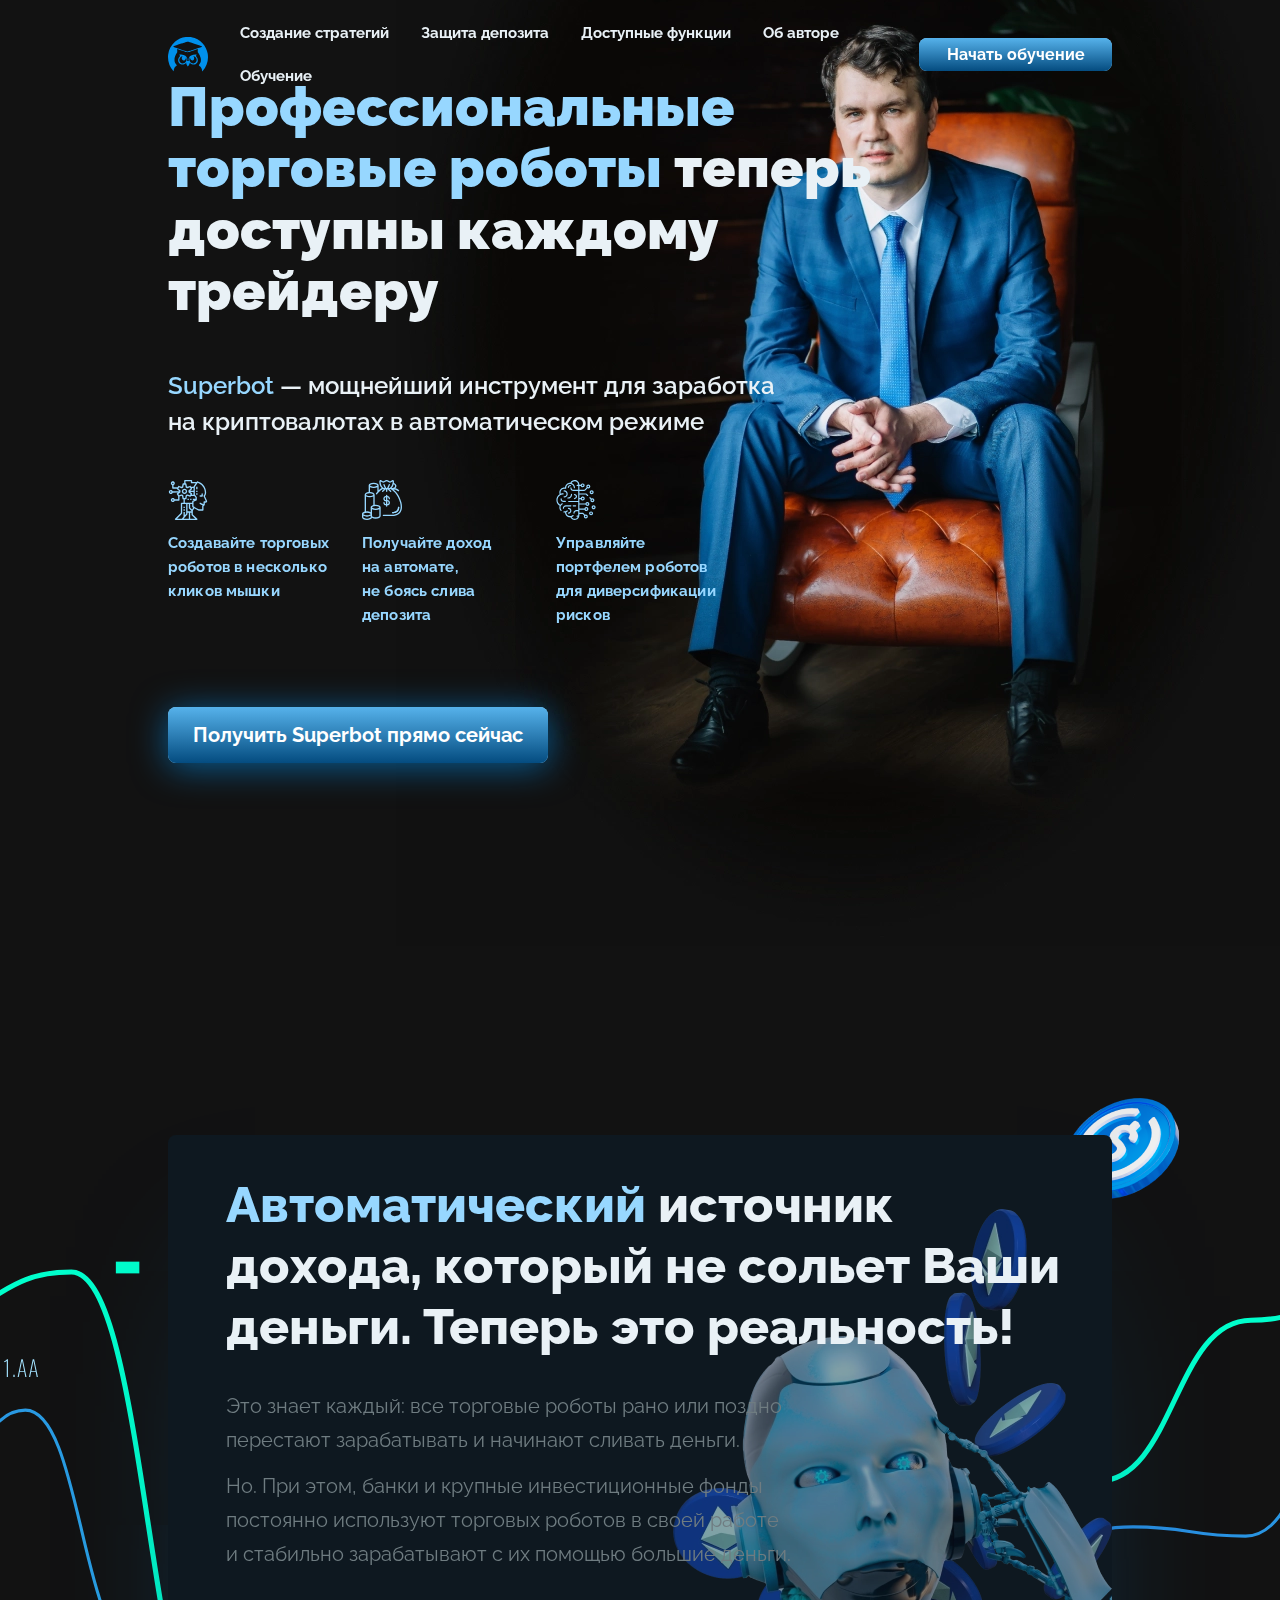
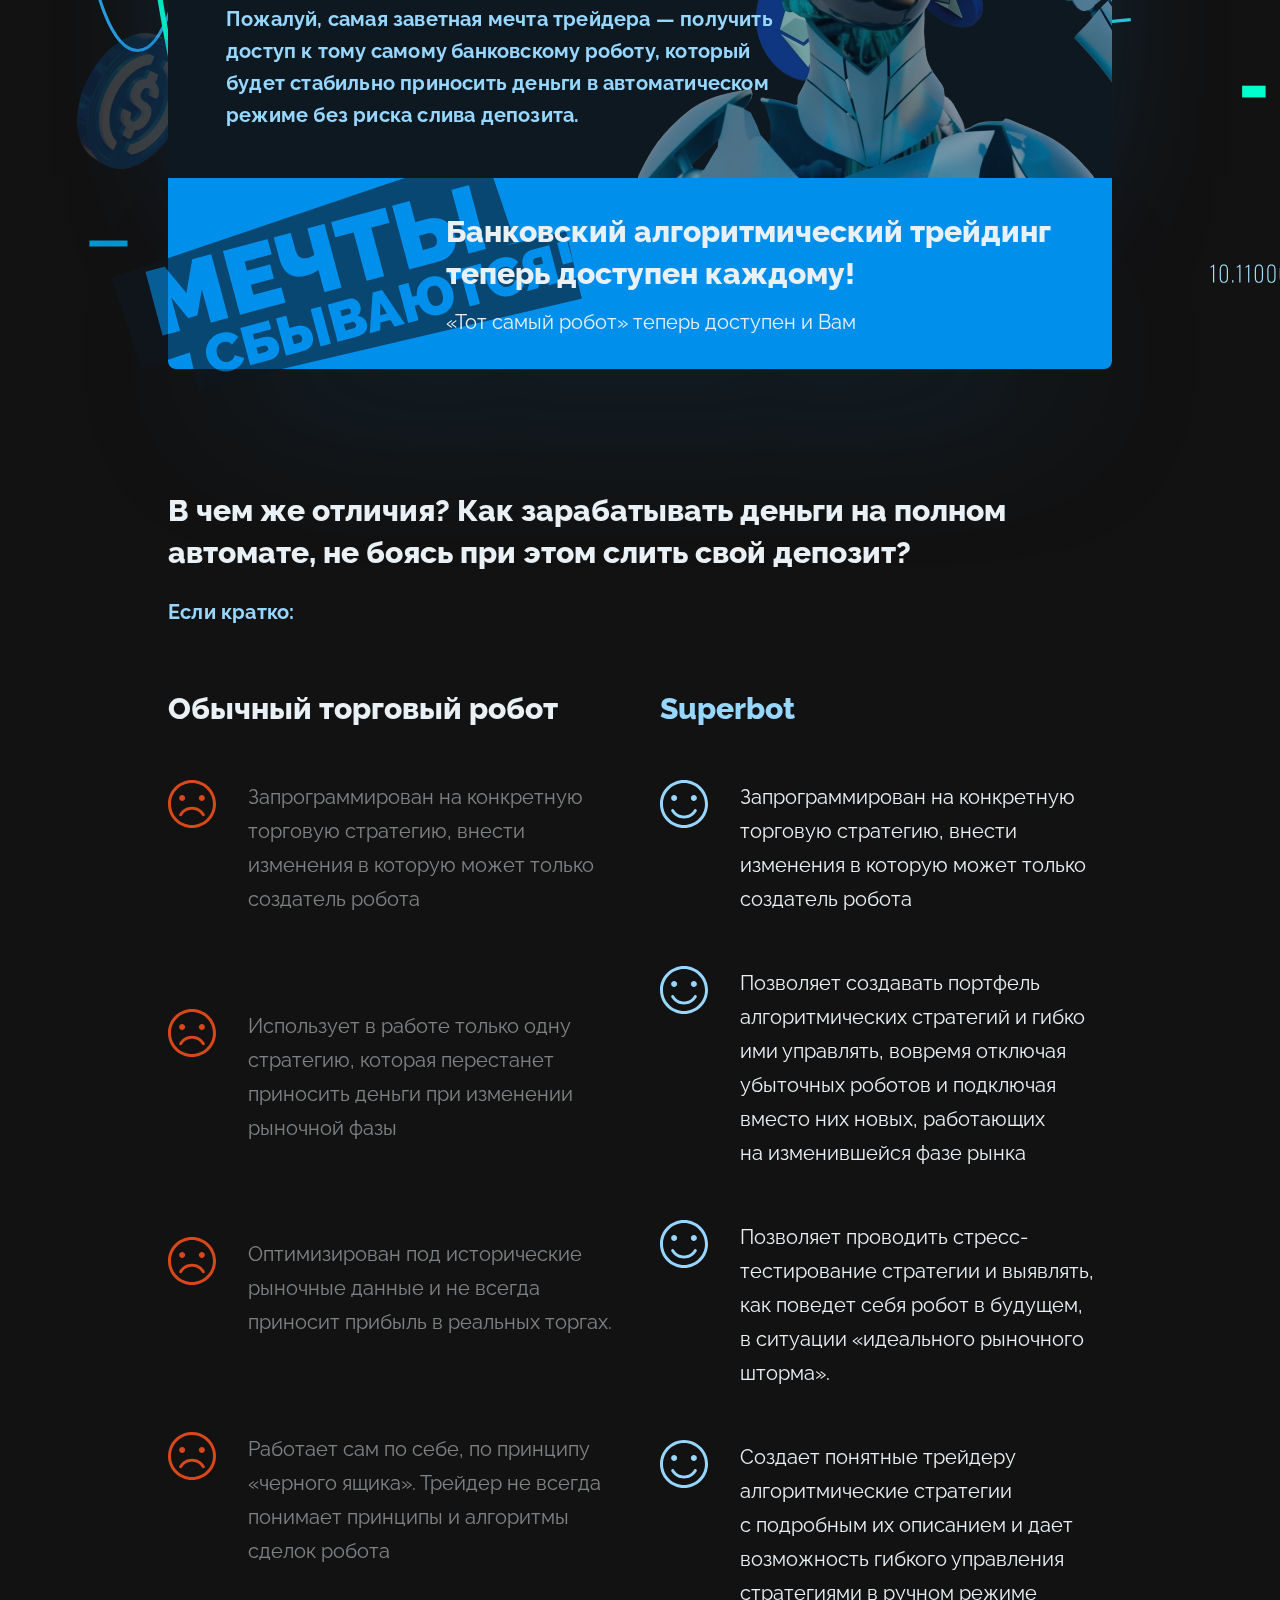
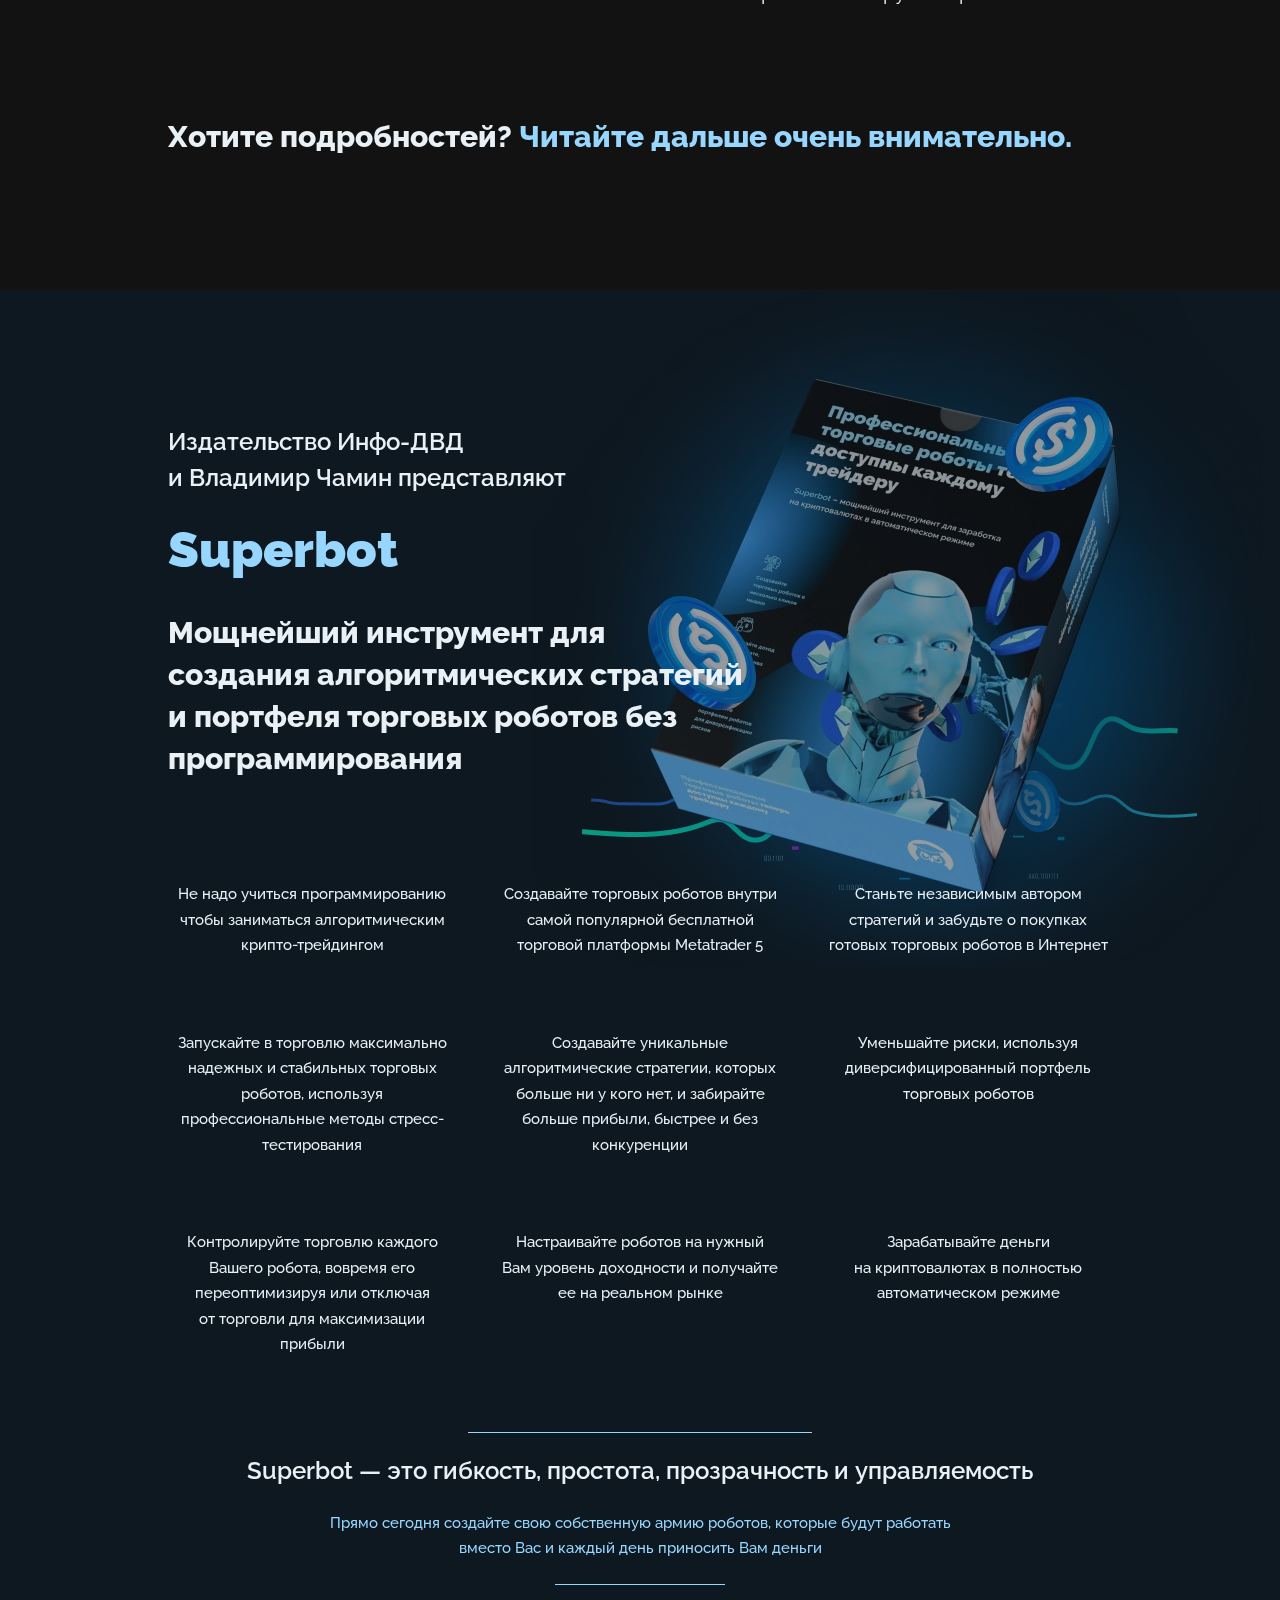
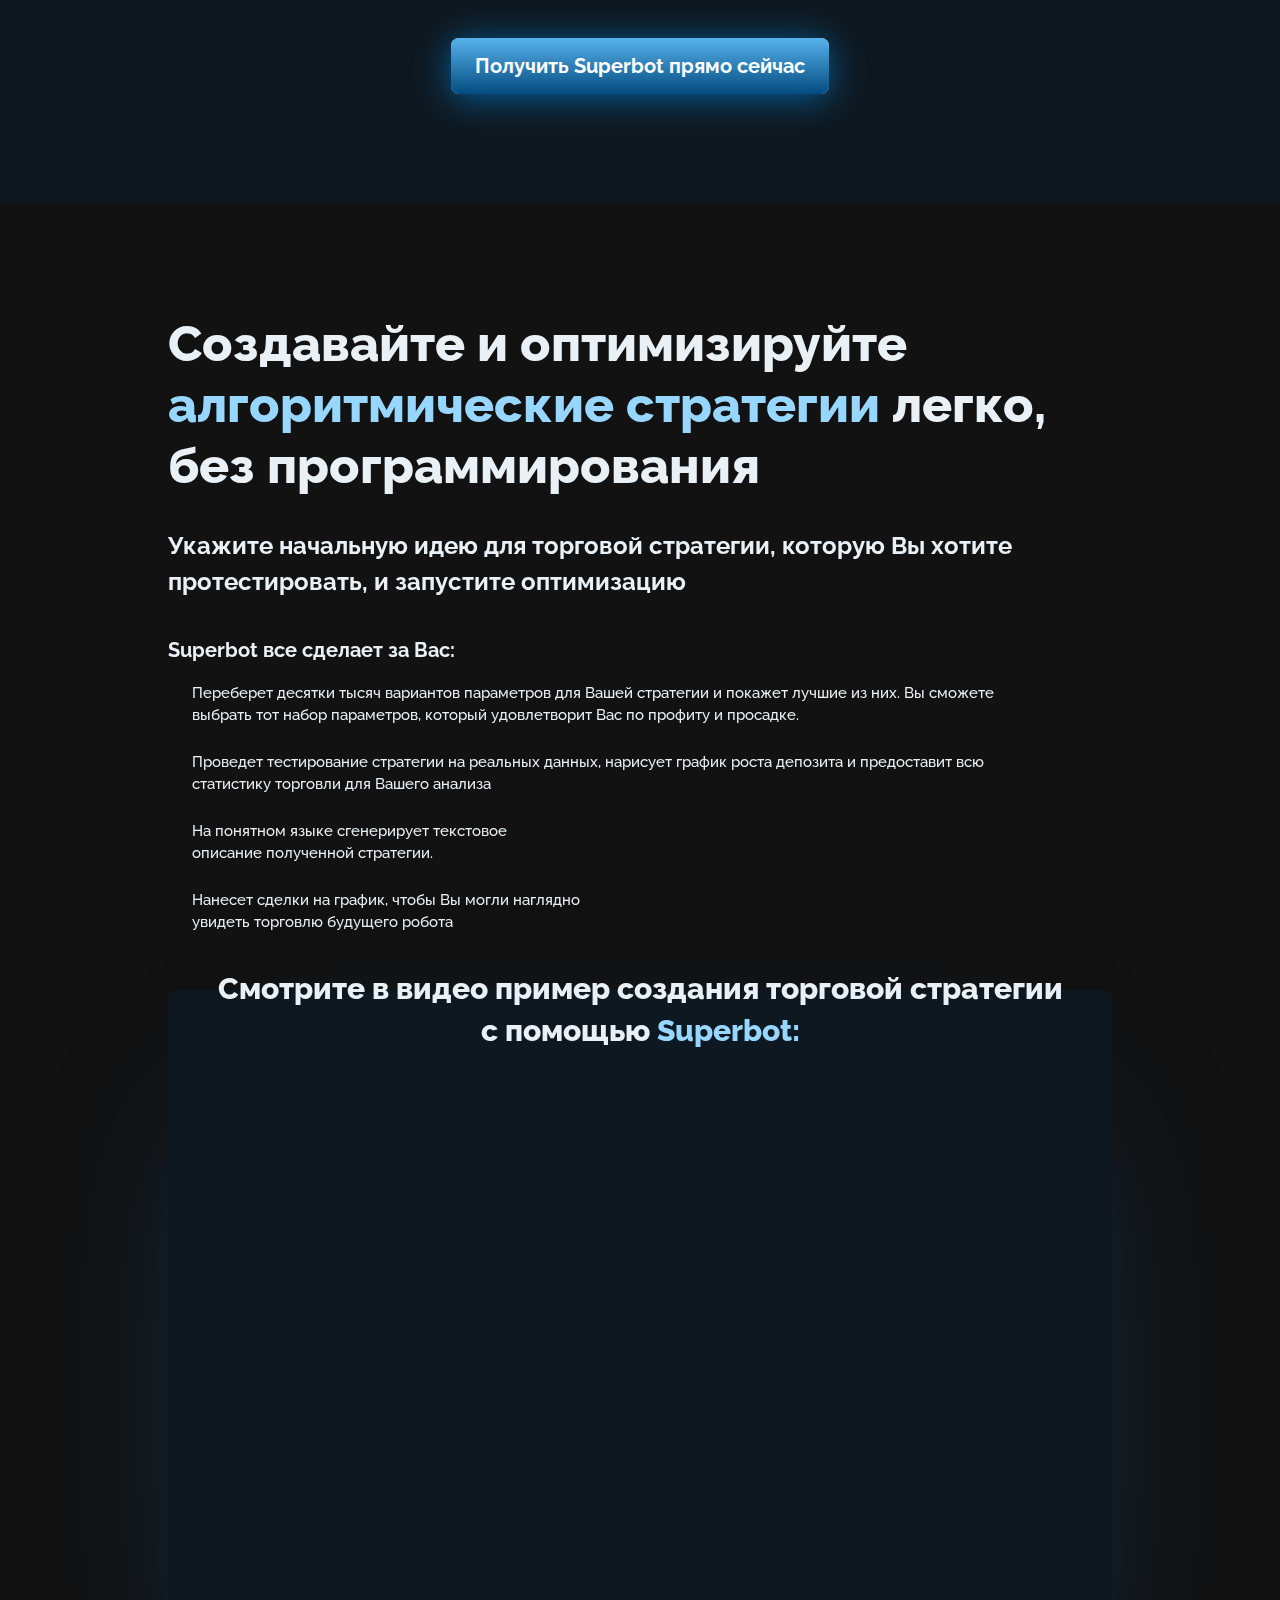
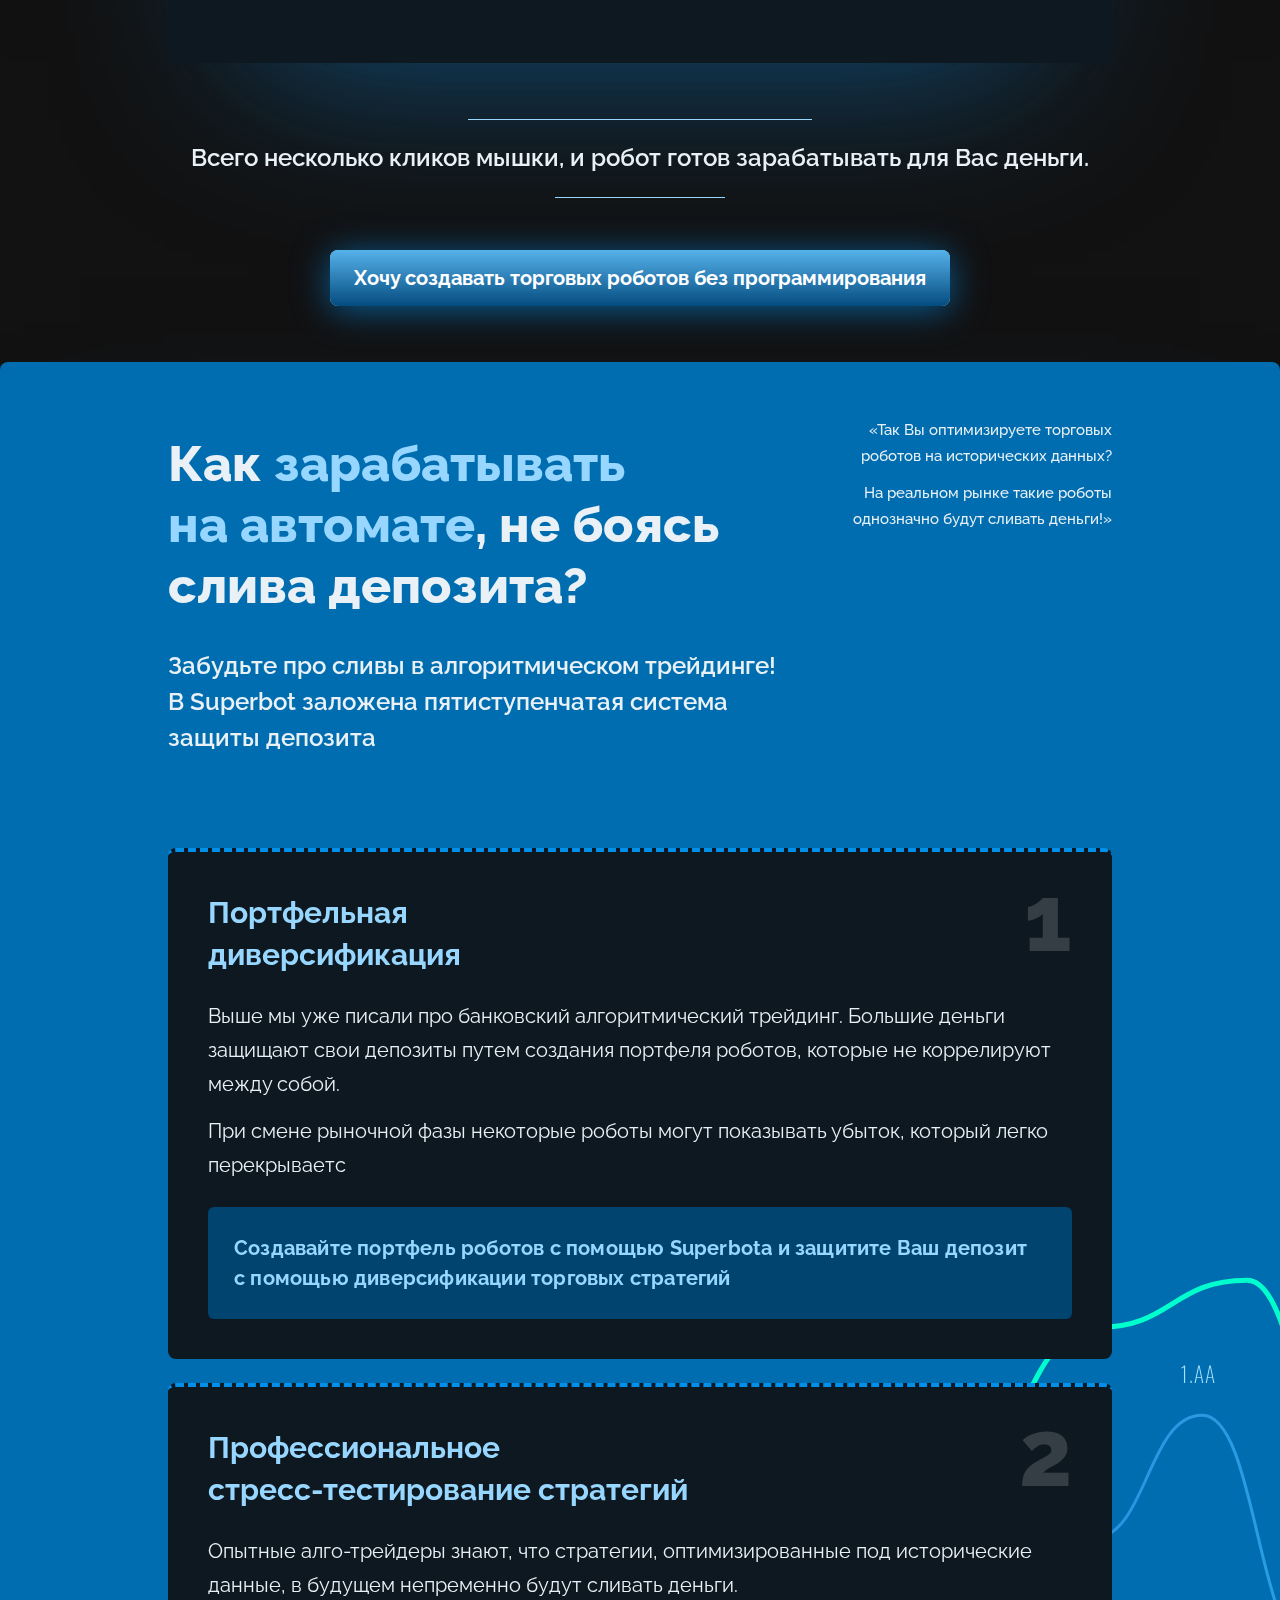
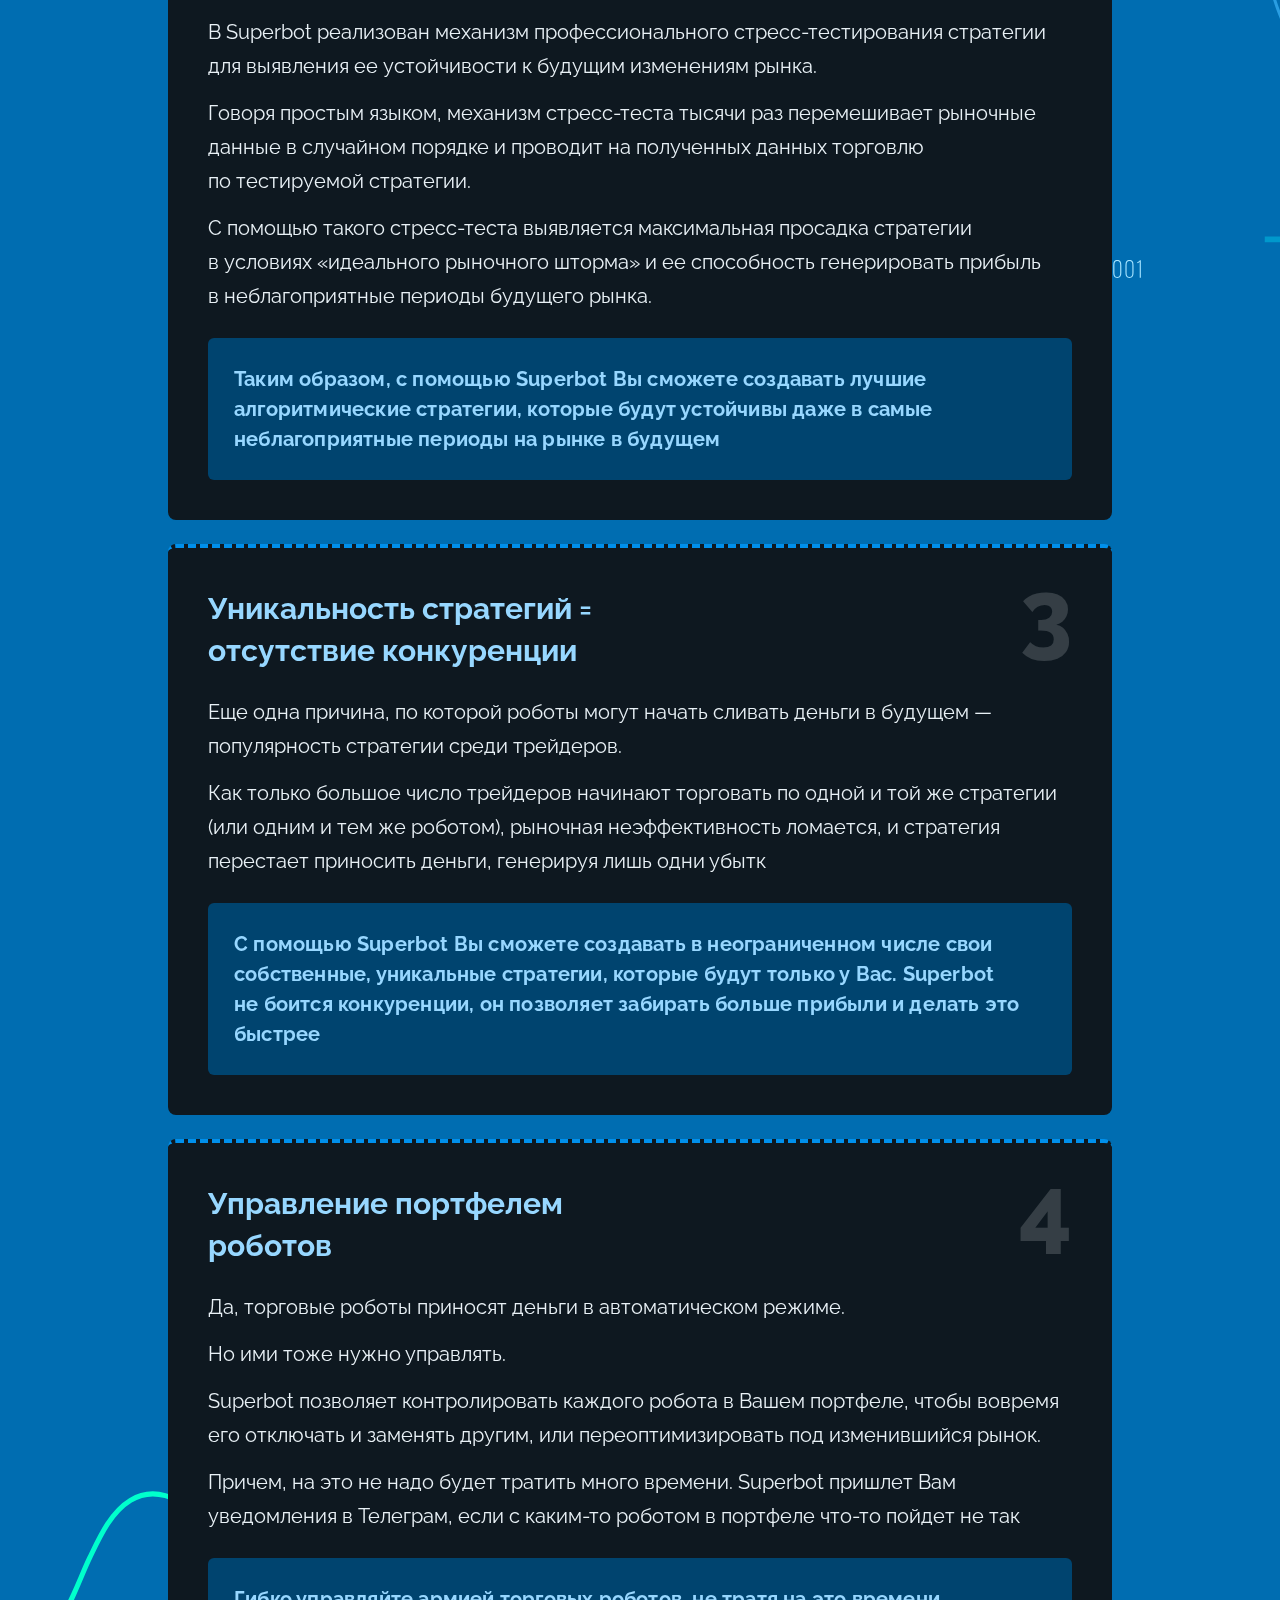
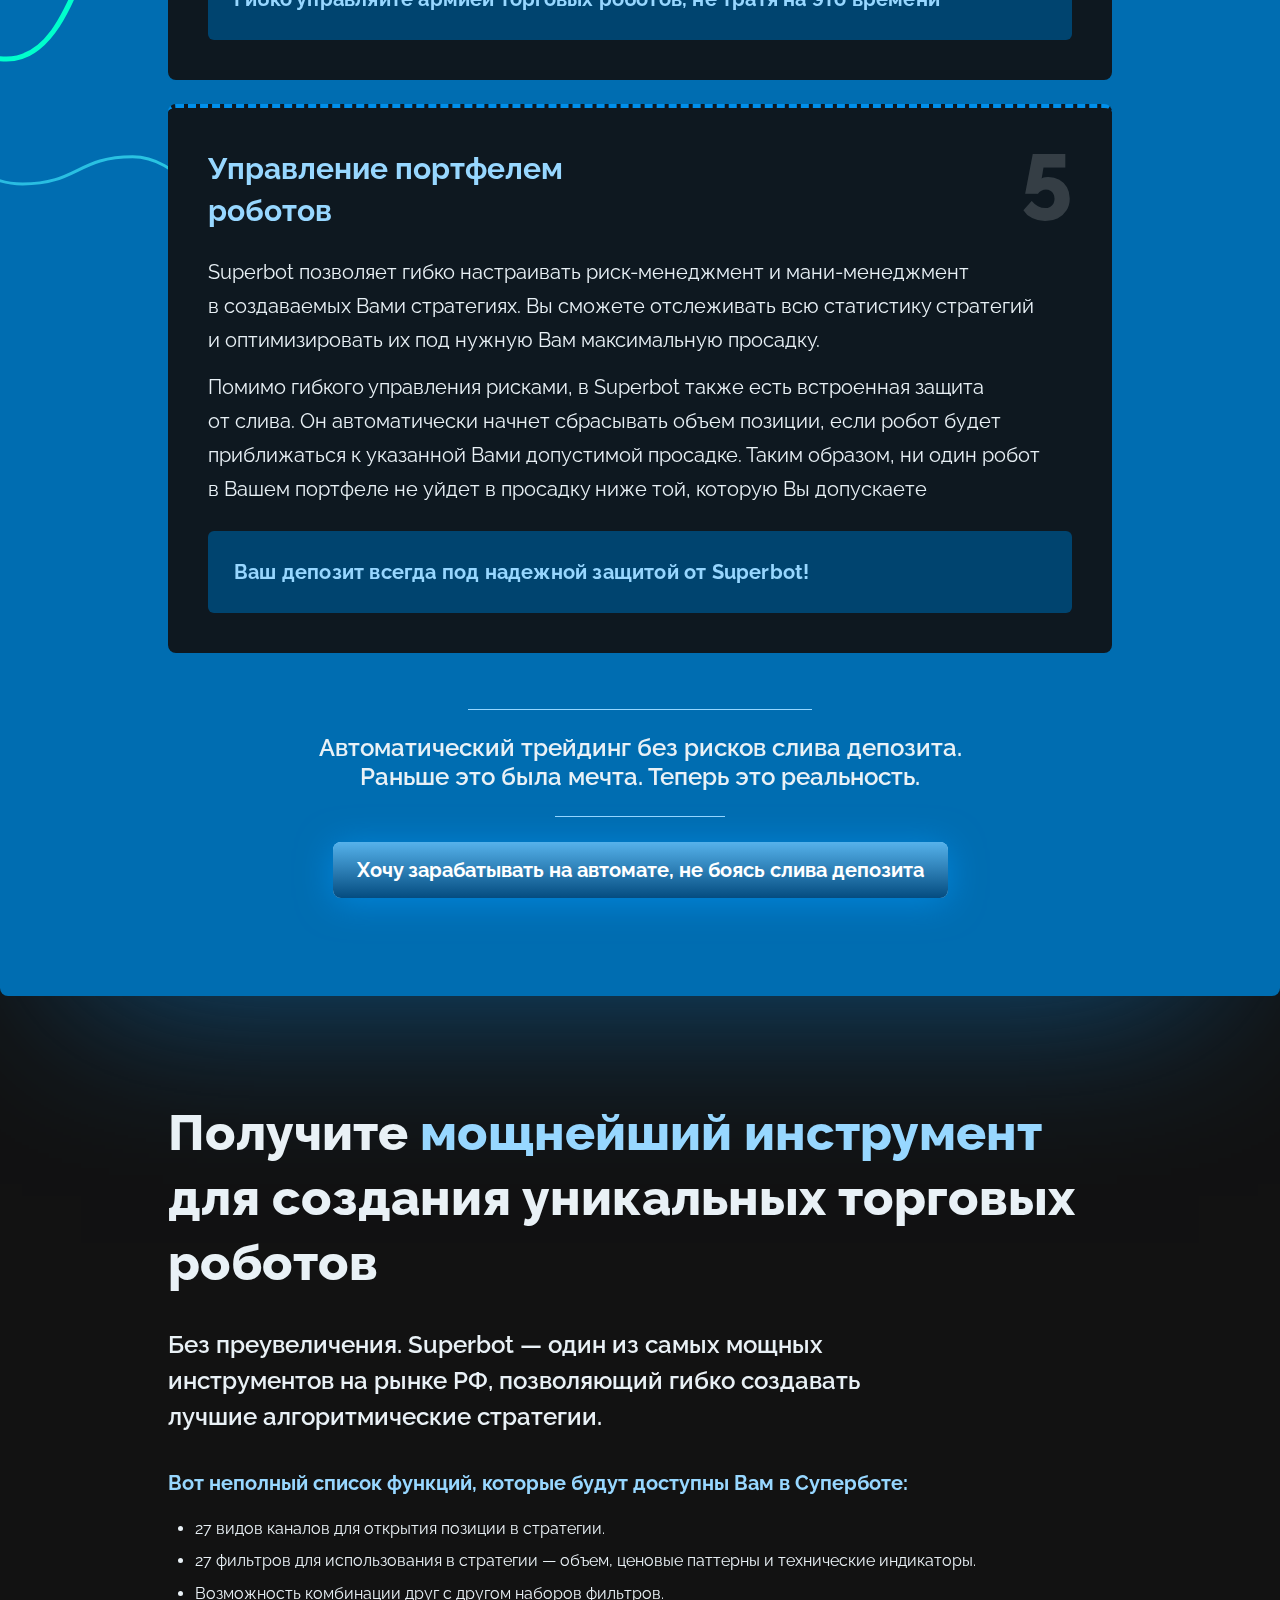
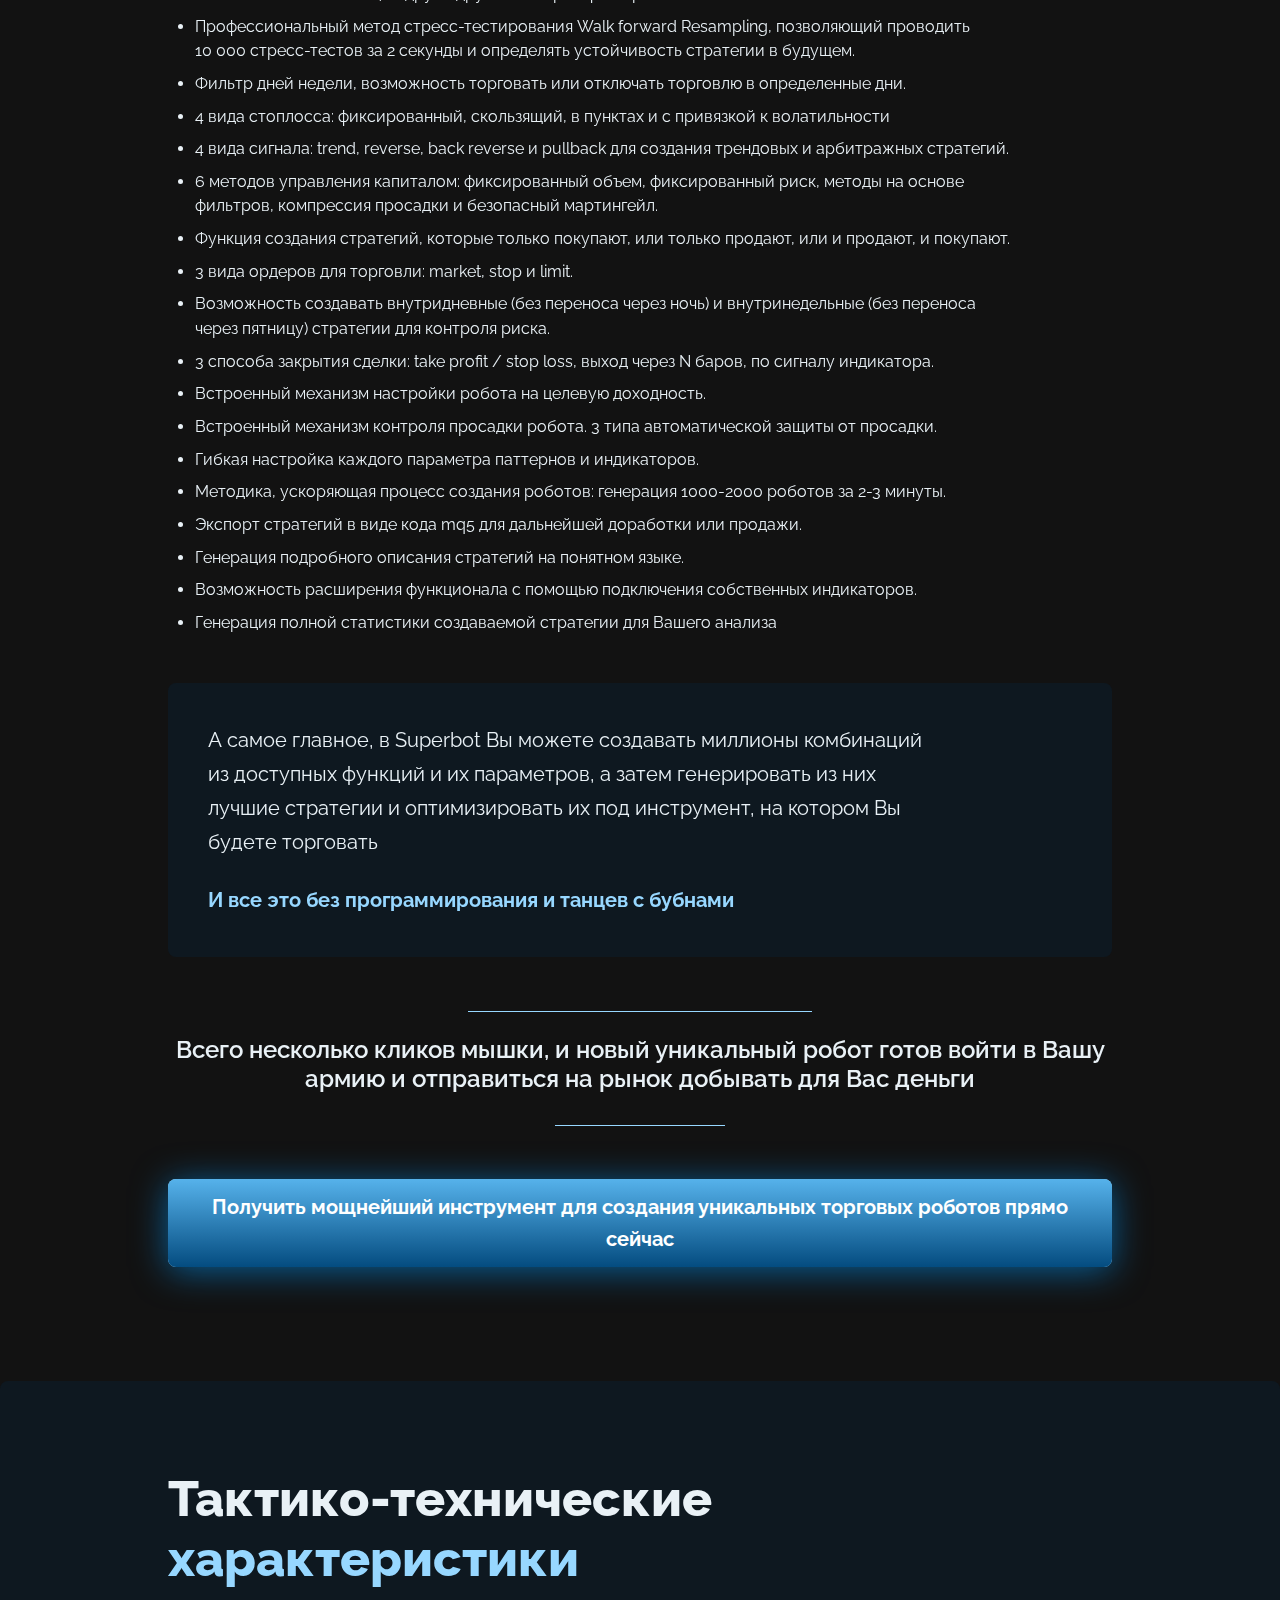
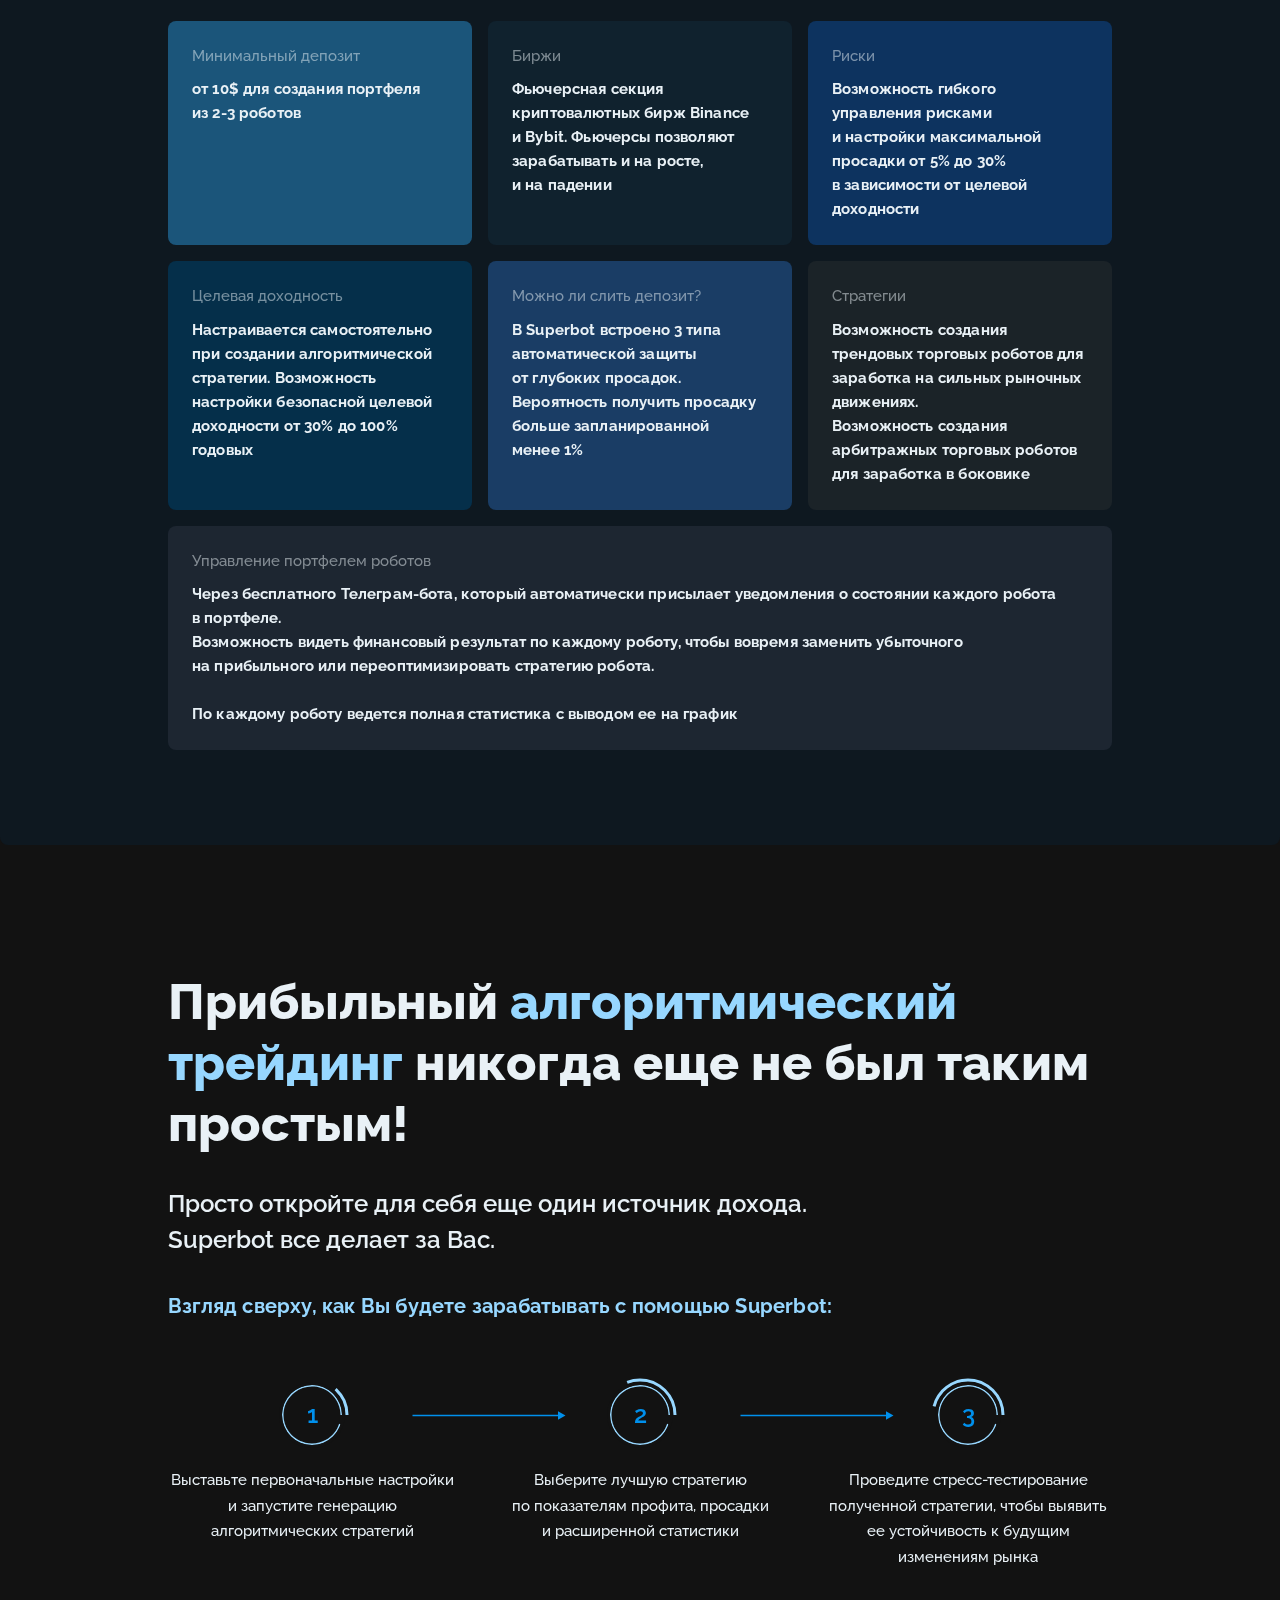
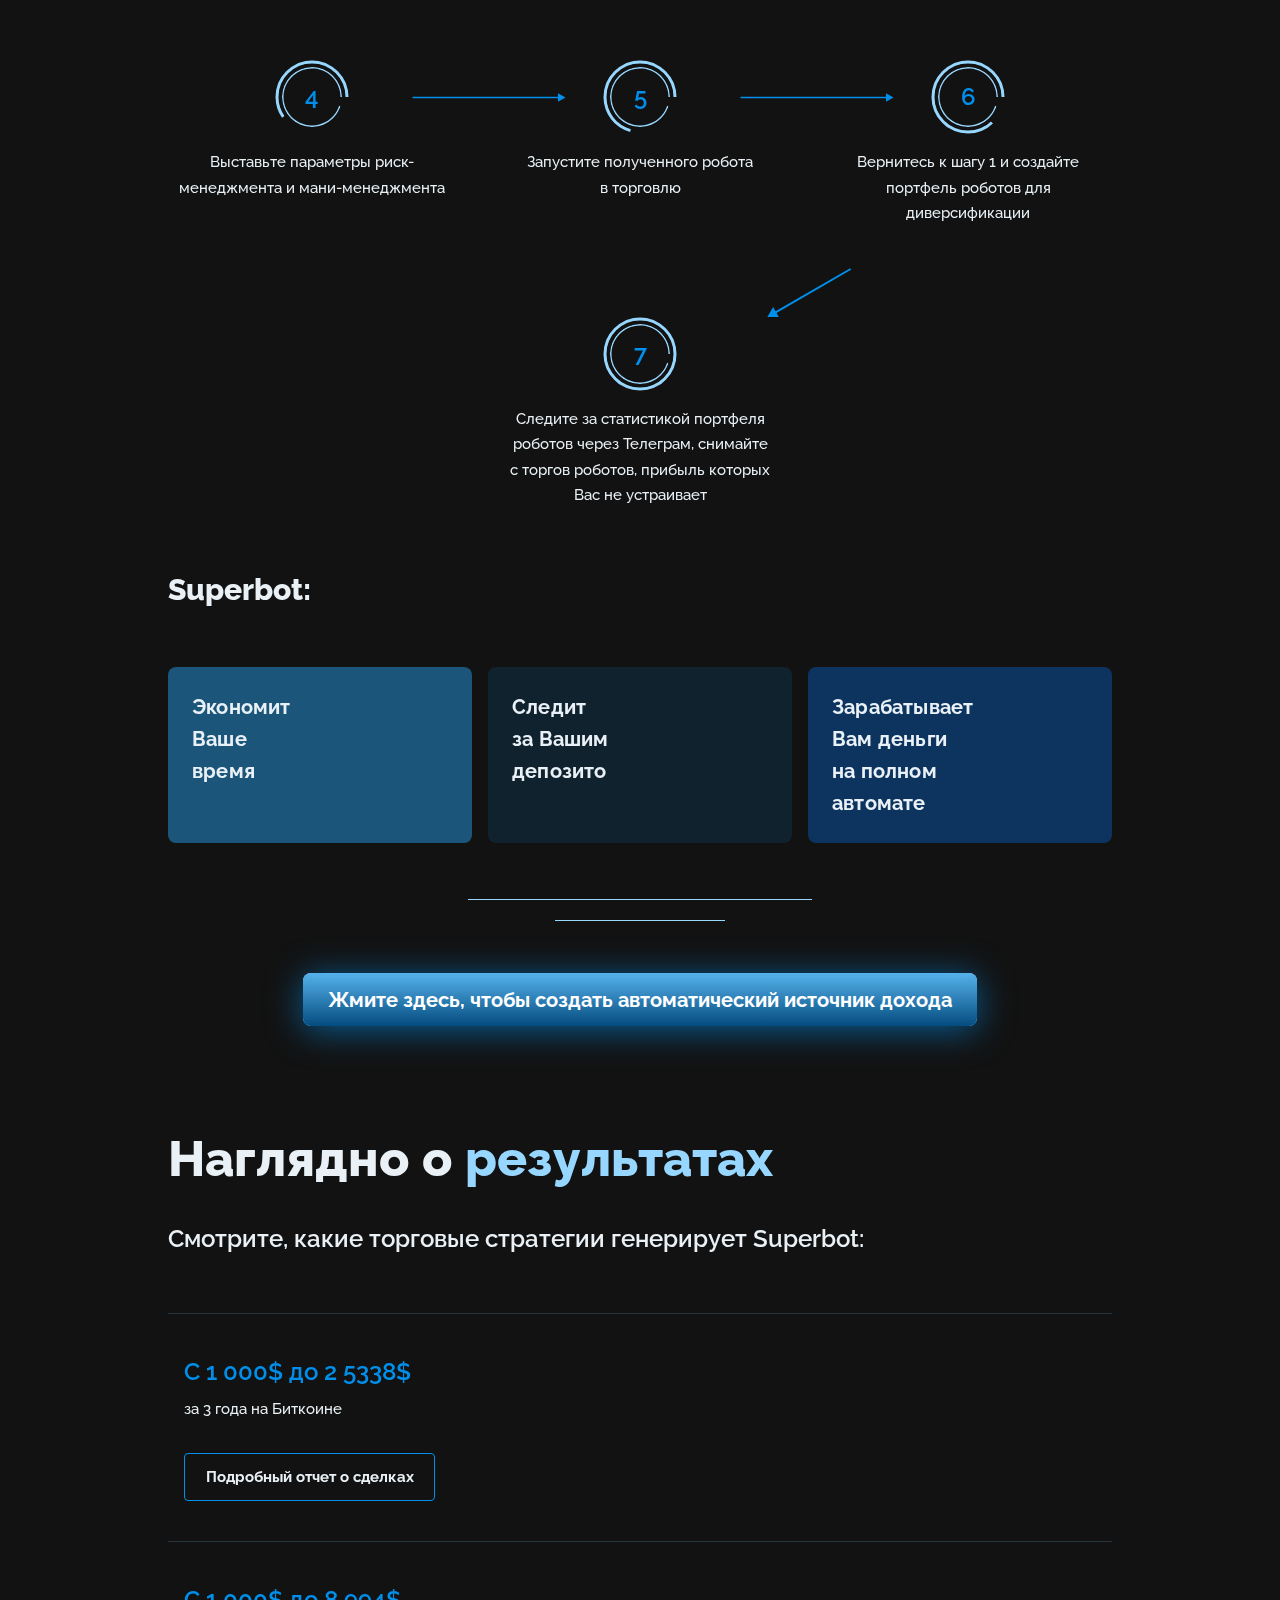
<file: public/index.html>
<!DOCTYPE html>
<html lang="ru">
	<head>
		<meta charset="utf-8">
		<title>Главная</title>
		<meta name="description" content="о чем страница">
		<meta http-equiv="X-UA-Compatible" content="IE=edge">
		<meta name="viewport" content="width=device-width,initial-scale=1.0,  shrink-to-fit=no">
		<link type="image/ico" href="img/favicon.ico" rel="shortcut icon"><meta name="format-detection" content="telephone=no"> 
		<link href="libs/swiper/swiper.min.css" rel="stylesheet"/>
		<link href="libs/@fancyapps/ui/fancybox.css" rel="stylesheet"/>
		<link href="//info-dvd.ru/bbm/css/bbm_form.css?20220401" rel="stylesheet" type="text/css"/><link rel="preconnect" href="https://fonts.googleapis.com">
<link rel="preconnect" href="https://fonts.gstatic.com" crossorigin>
<link href="https://fonts.googleapis.com/css2?family=Raleway:wght@400;500;600;700;800;900&display=swap" rel="stylesheet">
		<link href="css/main.min.css?v=0.0.1" rel="stylesheet"/>
	</head>
	<body class="main-page" data-bg="main.jpg">
		<div class="main-wrapper">
			<!-- start top-nav-->
			<div class="top-nav block-with-lazy">
				<div class="container">
					<div class="row">
						<div class="col-lg-auto col">
							<div class="top-nav__logo"><a href="/"></a><img src="img/svg/logo.svg" alt=""/>
							</div>
						</div>
						<div class="col-lg order-lg-0 order-last">
							<div class="menu-mobile menu-mobile--js">
								<div class="menu-mobile__inner">
									<div class="toggle-menu-mobile toggle-menu-mobile--js d-lg-none"><span></span>
									</div>
									<ul class="menu" itemscope="itemscope" itemtype="http://schema.org/SiteNavigationElement">
										<li class="menu-item" itemprop="item"><a href="#sCreate" itemprop="url">Создание стратегий</a></li>
										<li class="menu-item" itemprop="item"><a href="#sAdvantages" itemprop="url">Защита депозита</a></li>
										<li class="menu-item" itemprop="item"><a href="#sGetTool" itemprop="url">Доступные функции</a></li>
										<li class="menu-item" itemprop="item"><a href="#sAuthor" itemprop="url">Об авторе</a></li>
										<li class="menu-item" itemprop="item"><a href="#sHowLearn" itemprop="url">Обучение </a></li>
									</ul>
								</div>
							</div>
						</div>
						<div class="col-auto">
							<a class="top-nav__btn btn-sm" href="#sAccess">Начать обучение
							</a>
						</div>
						<div class="col-auto d-lg-none">
							<div class="toggle-menu-mobile toggle-menu-mobile--js d-lg-none"><span></span>
							</div>
						</div>
					</div>
				</div>
			</div>
			<!-- end top-nav-->
			<!-- start headerBlock-->
			<div class="headerBlock section" id="headerBlock">
				<div class="container">
					<div class="headerBlock__inner">
						<h1><span>Профессиональные торговые роботы </span> теперь доступны каждому трейдеру</h1>
						<div class="headerBlock__body">
							<p><span>Superbot</span>&nbsp;&mdash; мощнейший инструмент для заработка на&nbsp;криптовалютах в&nbsp;автоматическом режиме</p>
							<ul>
								<li>Создавайте торговых роботов в&nbsp;несколько кликов мышки</li>
								<li>Получайте доход на&nbsp;автомате, не&nbsp;боясь слива депозита</li>
								<li>Управляйте портфелем роботов для диверсификации рисков</li>
							</ul>
							<div class="headerBlock__img-wrap">
								<!-- picture-->
								<picture> 
									<source type="image/webp" srcset="img/@2x/webp/head-img.webp" media="(min-width:576px)"/>
									<source type="image/webp" srcset="img/@1x/webp/head-img.webp"/>
									<source type="image/png" srcset="img/@2x/head-img.png" media="(min-width:576px)"/>
									<source type="image/png" srcset="img/@1x/head-img.png"/><img src="img/@1x/head-img.png" alt=""/>
								</picture>
								<!-- /picture-->
							</div><a class="btn btn-primary scroll-link" href="#sAccess">Получить Superbot прямо сейчас</a>
						</div>
					</div>
				</div>
			</div>
			<!-- end headerBlock-->
			<!-- start sWhatThink-->
			<section class="sWhatThink section bg-wrap" id="sWhatThink"><img class="object-fit-js picture-bg" src="img/svg/sWhatThink-bg-1.svg" alt="" loading="lazy"/>
				<div class="sWhatThink__container container"><img class="coin-1" src="img/coin-1.png" alt="" loading="lazy"/><img class="coin-2" src="img/coin-2.png" alt="" loading="lazy"/>
					<div class="sWhatThink__wrap bg-wrap">
						<div class="section-title">
							<h2><span>Автоматический </span> источник дохода, который не&nbsp;сольет Ваши деньги. Теперь это реальность!</h2>
							<p>Это знает каждый: все торговые роботы рано или поздно перестают зарабатывать и&nbsp;начинают сливать деньги.</p>
							<p>Но. При этом, банки и&nbsp;крупные инвестиционные фонды постоянно используют торговых роботов в&nbsp;своей работе и&nbsp;стабильно зарабатывают с&nbsp;их&nbsp;помощью большие деньги.</p>
						</div>
						<div class="sWhatThink__label">Пожалуй, самая заветная мечта трейдера&nbsp;&mdash; получить доступ к&nbsp;тому самому банковскому роботу, который будет стабильно приносить деньги в&nbsp;автоматическом режиме без риска слива депозита.
						</div>
						<!-- picture-->
						<picture class="d-none d-lg-block"> 
							<source type="image/webp" srcset="img/@2x/webp/sWhatThink-bg-1.webp"/><img src="img/@2x/sWhatThink-bg-1.png" alt="" loading="lazy"/>
						</picture>
						<!-- /picture-->
					</div>
					<div class="sWhatThink__banner"><img class="d-none d-lg-block" src="img/banner.png" alt="" loading="lazy"/>
						<h3>Банковский алгоритмический трейдинг теперь доступен каждому!</h3>
						<p>&laquo;Тот самый робот&raquo; теперь доступен и&nbsp;Вам</p>
					</div>
				</div>
			</section>
			<!-- end sWhatThink-->
			<!-- start sAdvantages-->
			<section class="sAdvantages section" id="sAdvantages">
				<div class="container">
					<div class="section-title">
						<h3>В&nbsp;чем&nbsp;же отличия? Как зарабатывать деньги на&nbsp;полном автомате, не&nbsp;боясь при этом слить свой депозит?</h3>
						<h5>Если кратко:</h5>
					</div>
					<div class="sAdvantages__row row">
						<div class="sAdvantages__col col-lg-6"> 
							<div class="sAdvantages__title h3">Обычный торговый робот
							</div>
							<ul class="sAdvantages__bad-list" style="--listIcon: url(&quot;../img/svg/list-icon-1.svg&quot;);">
								<li>
									<p>Запрограммирован на&nbsp;конкретную торговую стратегию, внести изменения в&nbsp;которую может только создатель робота</p>
								</li>
								<li>
									<p>Использует в&nbsp;работе только одну стратегию, которая перестанет приносить деньги при изменении<br>рыночной фазы</p>
								</li>
								<li>
									<p>Оптимизирован под исторические рыночные данные и&nbsp;не&nbsp;всегда приносит прибыль в&nbsp;реальных торгах.</p>
								</li>
								<li>
									<p>Работает сам по&nbsp;себе, по&nbsp;принципу &laquo;черного ящика&raquo;. Трейдер не&nbsp;всегда понимает принципы и&nbsp;алгоритмы сделок робота</p>
								</li>
							</ul>
						</div>
						<div class="sAdvantages__col col-lg-6">
							<div class="sAdvantages__title h3 text-primary">Superbot
							</div>
							<ul style="--listIcon: url(&quot;../img/svg/list-icon-2.svg&quot;);">
								<li>
									<p>Запрограммирован на&nbsp;конкретную торговую стратегию, внести изменения в&nbsp;которую может только создатель робота</p>
								</li>
								<li>
									<p>Позволяет создавать портфель алгоритмических стратегий и&nbsp;гибко ими управлять, вовремя отключая убыточных роботов и&nbsp;подключая вместо них новых, работающих на&nbsp;изменившейся фазе рынка</p>
								</li>
								<li>
									<p>Позволяет проводить стресс-тестирование стратегии и&nbsp;выявлять, как поведет себя робот в&nbsp;будущем, в&nbsp;ситуации &laquo;идеального рыночного шторма&raquo;.</p>
								</li>
								<li>
									<p>Создает понятные трейдеру алгоритмические стратегии с&nbsp;подробным их&nbsp;описанием и&nbsp;дает возможность гибкого управления стратегиями в&nbsp;ручном режиме</p>
								</li>
							</ul>
						</div>
					</div>
					<h3>Хотите подробностей? <span>Читайте дальше очень внимательно.</span></h3>
				</div>
			</section>
			<!-- end sAdvantages -->
			<!-- start sPracticum-->
			<section class="sPracticum section" id="sPracticum">
				<div class="sPracticum__container container">
					<div class="sPracticum__img-wrap d-none d-lg-block">
						<!-- picture-->
						<picture> 
							<source type="image/webp" srcset="img/@2x/webp/sPracticum-bg-1.webp" media="(min-width:576px)"/>
							<source type="image/webp" srcset="img/@1x/webp/sPracticum-bg-1.webp"/>
							<source type="image/png" srcset="img/@2x/sPracticum-bg-1.png" media="(min-width:576px)"/>
							<source type="image/png" srcset="img/@1x/sPracticum-bg-1.png"/><img src="img/@1x/sPracticum-bg-1.png" alt=""/>
						</picture>
						<!-- /picture-->
					</div>
					<div class="section-title">
						<h4>Издательство Инфо-ДВД<br>и&nbsp;Владимир Чамин представляют</h4>
						<h2>Superbot</h2>
						<p>Мощнейший инструмент для создания алгоритмических стратегий и&nbsp;портфеля торговых роботов без программирования</p>
					</div>
					<div class="row">
							<div class="sPracticum__col col-lg-4 col-sm-6 text-center"><img src="img/svg/sPracticum-img-1.svg" alt="" loading="lazy"/>Не&nbsp;надо учиться программированию чтобы заниматься алгоритмическим крипто-трейдингом
							</div>
							<div class="sPracticum__col col-lg-4 col-sm-6 text-center"><img src="img/svg/sPracticum-img-2.svg" alt="" loading="lazy"/>Создавайте торговых роботов внутри самой популярной бесплатной торговой платформы Metatrader&nbsp;5
							</div>
							<div class="sPracticum__col col-lg-4 col-sm-6 text-center"><img src="img/svg/sPracticum-img-3.svg" alt="" loading="lazy"/>Станьте независимым автором стратегий и&nbsp;забудьте о&nbsp;покупках готовых торговых роботов в&nbsp;Интернет
							</div>
							<div class="sPracticum__col col-lg-4 col-sm-6 text-center"><img src="img/svg/sPracticum-img-4.svg" alt="" loading="lazy"/>Запускайте в&nbsp;торговлю максимально надежных и&nbsp;стабильных торговых роботов, используя профессиональные методы стресс-тестирования
							</div>
							<div class="sPracticum__col col-lg-4 col-sm-6 text-center"><img src="img/svg/sPracticum-img-5.svg" alt="" loading="lazy"/>Создавайте уникальные алгоритмические стратегии, которых больше ни&nbsp;у&nbsp;кого нет, и&nbsp;забирайте больше прибыли, быстрее и&nbsp;без конкуренции
							</div>
							<div class="sPracticum__col col-lg-4 col-sm-6 text-center"><img src="img/svg/sPracticum-img-6.svg" alt="" loading="lazy"/>Уменьшайте риски, используя диверсифицированный портфель торговых роботов
							</div>
							<div class="sPracticum__col col-lg-4 col-sm-6 text-center"><img src="img/svg/sPracticum-img-7.svg" alt="" loading="lazy"/>Контролируйте торговлю каждого Вашего робота, вовремя его переоптимизируя или отключая от&nbsp;торговли для максимизации прибыли
							</div>
							<div class="sPracticum__col col-lg-4 col-sm-6 text-center"><img src="img/svg/sPracticum-img-8.svg" alt="" loading="lazy"/>Настраивайте роботов на&nbsp;нужный<br>Вам уровень доходности и&nbsp;получайте<br>ее&nbsp;на&nbsp;реальном рынке
							</div>
							<div class="sPracticum__col col-lg-4 col-sm-6 text-center"><img src="img/svg/sPracticum-img-9.svg" alt="" loading="lazy"/>Зарабатывайте деньги<br>на&nbsp;криптовалютах в&nbsp;полностью автоматическом режиме
							</div>
					</div>
					<div class="sPracticum__footer text-center">
						<h4>Superbot&nbsp;&mdash; это гибкость, простота, прозрачность и&nbsp;управляемость</h4>
						<p>Прямо сегодня создайте свою собственную армию роботов, которые будут работать вместо Вас и&nbsp;каждый день приносить Вам деньги</p><a class="btn btn-primary" href="#sAccess">Получить Superbot прямо сейчас</a>
					</div>
				</div>
			</section>
			<!-- end sPracticum-->
			<!-- start sCreate-->
			<section class="sCreate section" id="sCreate">
				<div class="container">
					<div class="section-title">
						<h2>Создавайте и&nbsp;оптимизируйте <span>алгоритмические стратегии </span> легко, без программирования</h2>
						<h4>Укажите начальную идею для торговой стратегии, которую&nbsp;Вы хотите протестировать, и&nbsp;запустите оптимизацию</h4>
					</div>
					<h5>Superbot все сделает за&nbsp;Вас:</h5>
					<ul>
						<li><img src="img/svg/sCreate-img-1.svg" alt="" loading="lazy"/>Переберет десятки тысяч вариантов параметров для Вашей стратегии и&nbsp;покажет лучшие из&nbsp;них. Вы&nbsp;сможете выбрать тот набор параметров, который удовлетворит Вас по&nbsp;профиту и&nbsp;просадке.
						</li>
						<li><img src="img/svg/sCreate-img-1.svg" alt="" loading="lazy"/>Проведет тестирование стратегии на&nbsp;реальных данных, нарисует график роста депозита и&nbsp;предоставит всю статистику торговли для Вашего анализа
						</li>
						<li><img src="img/svg/sCreate-img-1.svg" alt="" loading="lazy"/>На&nbsp;понятном языке сгенерирует текстовое<br>описание полученной стратегии.
						</li>
						<li><img src="img/svg/sCreate-img-1.svg" alt="" loading="lazy"/>Нанесет сделки на&nbsp;график, чтобы&nbsp;Вы могли наглядно<br>увидеть торговлю будущего робота
						</li>
					</ul>
					<div class="sCreate__wrap">
						<h3>Смотрите в&nbsp;видео пример создания торговой стратегии с&nbsp;помощью <span>Superbot:</span></h3>
						<div class="sCreate__video-wrap"><iframe src="https://vimeo.com/776856510" allowfullscreen></iframe>
						</div>
					</div>
					<div class="sCreate__footer text-center">
						<h4>Всего несколько кликов мышки, и&nbsp;робот готов зарабатывать для Вас деньги.</h4><a class="btn btn-primary" href="#sAccess">Хочу создавать торговых роботов без программирования</a>
					</div>
				</div>
			</section>
			<!-- end sCreate-->
			<!-- start sEarnMoney-->
			<section class="sEarnMoney section" id="sEarnMoney">
				<div class="sEarnMoney__container container"><img class="bg-img bg-img--1" src="img/svg/sEarnMoney-bg-1.svg"/><img class="bg-img bg-img--2" src="img/svg/sEarnMoney-bg-1.svg"/>
					<div class="section-title">
						<div class="row">
							<div class="col">
								<h2>Как <span>зарабатывать на&nbsp;автомате</span>, не&nbsp;боясь слива депозита?</h2>
								<h4>Забудьте про сливы в&nbsp;алгоритмическом трейдинге!<br>В&nbsp;Superbot заложена пятиступенчатая система защиты депозита</h4>
							</div>
							<div class="col-auto">
								<div class="section-title__text-wrap">
									<p>&laquo;Так Вы&nbsp;оптимизируете торговых роботов на&nbsp;исторических данных?</p>
									<p>На&nbsp;реальном рынке такие роботы однозначно будут сливать деньги!&raquo;</p>
								</div>
							</div>
						</div>
					</div>
					<div class="sEarnMoney__row row">
						<div class="col-12">
							<div class="sEarnMoney__item">
								<h3>Портфельная<br>диверсификация</h3>
								<p>Выше мы&nbsp;уже писали про банковский алгоритмический трейдинг. Большие деньги защищают свои депозиты путем создания портфеля роботов, которые не&nbsp;коррелируют между собой.</p>
								<p>При смене рыночной фазы некоторые роботы могут показывать убыток, который легко перекрываетс</p>
								<div class="sEarnMoney__text">Создавайте портфель роботов с&nbsp;помощью Superbota и&nbsp;защитите Ваш депозит с&nbsp;помощью диверсификации торговых стратегий
								</div>
							</div>
						</div>
						<div class="col-12">
							<div class="sEarnMoney__item">
								<h3>Профессиональное<br>стресс-тестирование стратегий</h3>
								<p>Опытные алго-трейдеры знают, что стратегии, оптимизированные под исторические данные, в&nbsp;будущем непременно будут сливать деньги.</p>
								<p>В&nbsp;Superbot реализован механизм профессионального стресс-тестирования стратегии для выявления ее&nbsp;устойчивости к&nbsp;будущим изменениям рынка.</p>
								<p>Говоря простым языком, механизм стресс-теста тысячи раз перемешивает рыночные данные в&nbsp;случайном порядке и&nbsp;проводит на&nbsp;полученных данных торговлю по&nbsp;тестируемой стратегии.</p>
								<p>С&nbsp;помощью такого стресс-теста выявляется максимальная просадка стратегии в&nbsp;условиях &laquo;идеального рыночного шторма&raquo; и&nbsp;ее&nbsp;способность генерировать прибыль в&nbsp;неблагоприятные периоды будущего рынка.</p>
								<div class="sEarnMoney__text">Таким образом, с&nbsp;помощью Superbot Вы&nbsp;сможете создавать лучшие алгоритмические стратегии, которые будут устойчивы даже в&nbsp;самые неблагоприятные периоды на&nbsp;рынке в&nbsp;будущем
								</div>
							</div>
						</div>
						<div class="col-12">
							<div class="sEarnMoney__item">
								<h3>Уникальность стратегий =<br>отсутствие конкуренции</h3>
								<p>Еще одна причина, по&nbsp;которой роботы могут начать сливать деньги в&nbsp;будущем&nbsp;&mdash; популярность стратегии среди трейдеров.</p>
								<p>Как только большое число трейдеров начинают торговать по&nbsp;одной и&nbsp;той&nbsp;же стратегии (или одним и&nbsp;тем&nbsp;же роботом), рыночная неэффективность ломается, и&nbsp;стратегия перестает приносить деньги, генерируя лишь одни убытк</p>
								<div class="sEarnMoney__text">С&nbsp;помощью Superbot Вы&nbsp;сможете создавать в&nbsp;неограниченном числе свои собственные, уникальные стратегии, которые будут только у&nbsp;Вас. Superbot не&nbsp;боится конкуренции, он&nbsp;позволяет забирать больше прибыли и&nbsp;делать это быстрее
								</div>
							</div>
						</div>
						<div class="col-12">
							<div class="sEarnMoney__item">
								<h3>Управление портфелем<br>роботов</h3>
								<p>Да, торговые роботы приносят деньги в&nbsp;автоматическом режиме.</p>
								<p>Но&nbsp;ими тоже нужно управлять.</p>
								<p>Superbot позволяет контролировать каждого робота в&nbsp;Вашем портфеле, чтобы вовремя его отключать и&nbsp;заменять другим, или переоптимизировать под изменившийся рынок.</p>
								<p>Причем, на&nbsp;это не&nbsp;надо будет тратить много времени. Superbot пришлет Вам уведомления в&nbsp;Телеграм, если с&nbsp;каким-то роботом в&nbsp;портфеле что-то пойдет не&nbsp;так</p>
								<div class="sEarnMoney__text">Гибко управляйте армией торговых роботов, не&nbsp;тратя на&nbsp;это времени
								</div>
							</div>
						</div>
						<div class="col-12">
							<div class="sEarnMoney__item">
								<h3>Управление портфелем<br>роботов</h3>
								<p>Superbot позволяет гибко настраивать риск-менеджмент и&nbsp;мани-менеджмент в&nbsp;создаваемых Вами стратегиях. Вы&nbsp;сможете отслеживать всю статистику стратегий и&nbsp;оптимизировать их&nbsp;под нужную Вам максимальную просадку.</p>
								<p>Помимо гибкого управления рисками, в&nbsp;Superbot также есть встроенная защита от&nbsp;слива. Он&nbsp;автоматически начнет сбрасывать объем позиции, если робот будет приближаться к&nbsp;указанной Вами допустимой просадке. Таким образом, ни&nbsp;один робот в&nbsp;Вашем портфеле не&nbsp;уйдет в&nbsp;просадку ниже той, которую&nbsp;Вы допускаете</p>
								<div class="sEarnMoney__text">Ваш депозит всегда под надежной защитой от&nbsp;Superbot!
								</div>
							</div>
						</div>
					</div>
					<div class="sEarnMoney__footer text-center">
						<h4>Автоматический трейдинг без рисков слива депозита.<br>Раньше это была мечта. Теперь это реальность.</h4><a class="btn btn-primary" href="#sAccess">Хочу зарабатывать на&nbsp;автомате, не&nbsp;боясь слива депозита</a>
					</div>
				</div>
			</section>
			<!-- end sEarnMoney-->
			<!-- start sGetTool-->
			<section class="sGetTool section" id="sGetTool">
				<div class="container">
					<div class="section-title">
						<h2>Получите <span>мощнейший инструмент </span> для создания уникальных торговых роботов</h2>
						<h4>Без преувеличения. Superbot&nbsp;&mdash; один из&nbsp;самых мощных инструментов на&nbsp;рынке&nbsp;РФ, позволяющий гибко создавать лучшие алгоритмические стратегии.</h4>
					</div>
					<h5>Вот неполный список функций, которые будут доступны Вам в&nbsp;Суперботе:</h5>
					<div class="sGetTool__list-wrap">
						<!-- picture-->
						<picture> 
							<source type="image/webp" srcset="img/@2x/webp/sGetTool-bg-1.webp"/><img src="img/@2x/sGetTool-bg-1.png" alt="" loading="lazy"/>
						</picture>
						<!-- /picture-->
						<ul>
							<li>27&nbsp;видов каналов для открытия позиции в&nbsp;стратегии.</li>
							<li>27&nbsp;фильтров для использования в&nbsp;стратегии&nbsp;&mdash; объем, ценовые паттерны и&nbsp;технические индикаторы.</li>
							<li>Возможность комбинации друг с&nbsp;другом наборов фильтров.</li>
							<li>Профессиональный метод стресс-тестирования Walk forward Resampling, позволяющий проводить 10&nbsp;000 стресс-тестов за&nbsp;2&nbsp;секунды и&nbsp;определять устойчивость стратегии в&nbsp;будущем.</li>
							<li>Фильтр дней недели, возможность торговать или отключать торговлю в&nbsp;определенные дни.</li>
							<li>4&nbsp;вида стоплосса: фиксированный, скользящий, в&nbsp;пунктах и&nbsp;с&nbsp;привязкой к&nbsp;волатильности</li>
							<li>4&nbsp;вида сигнала: trend, reverse, back reverse и&nbsp;pullback для создания трендовых и&nbsp;арбитражных стратегий.</li>
							<li>6&nbsp;методов управления капиталом: фиксированный объем, фиксированный риск, методы на&nbsp;основе фильтров, компрессия просадки и&nbsp;безопасный мартингейл.</li>
							<li>Функция создания стратегий, которые только покупают, или только продают, или и&nbsp;продают, и&nbsp;покупают.</li>
							<li>3&nbsp;вида ордеров для торговли: market, stop и&nbsp;limit.</li>
							<li>Возможность создавать внутридневные (без переноса через ночь) и&nbsp;внутринедельные (без переноса через пятницу) стратегии для контроля риска.</li>
							<li>3&nbsp;способа закрытия сделки: take profit&nbsp;/ stop loss, выход через&nbsp;N баров, по&nbsp;сигналу индикатора.</li>
							<li>Встроенный механизм настройки робота на&nbsp;целевую доходность.</li>
							<li>Встроенный механизм контроля просадки робота.&nbsp;3&nbsp;типа автоматической защиты от&nbsp;просадки.</li>
							<li>Гибкая настройка каждого параметра паттернов и&nbsp;индикаторов.</li>
							<li>Методика, ускоряющая процесс создания роботов: генерация 1000-2000 роботов за&nbsp;2-3&nbsp;минуты.</li>
							<li>Экспорт стратегий в&nbsp;виде кода mq5 для дальнейшей доработки или продажи.</li>
							<li>Генерация подробного описания стратегий на&nbsp;понятном языке.</li>
							<li>Возможность расширения функционала с&nbsp;помощью подключения собственных индикаторов.</li>
							<li>Генерация полной статистики создаваемой стратегии для Вашего анализа</li>
						</ul>
					</div>
					<div class="sGetTool__wrap">
						<p>А&nbsp;самое главное, в&nbsp;Superbot Вы&nbsp;можете создавать миллионы комбинаций из&nbsp;доступных функций и&nbsp;их&nbsp;параметров, а&nbsp;затем генерировать из&nbsp;них лучшие стратегии и&nbsp;оптимизировать их&nbsp;под инструмент, на&nbsp;котором&nbsp;Вы будете торговать</p>
						<h5>И&nbsp;все это без программирования и&nbsp;танцев с&nbsp;бубнами</h5>
						<!-- picture-->
						<picture> 
							<source type="image/webp" srcset="img/@2x/webp/sGetTool-bg-2.webp"/><img src="img/@2x/sGetTool-bg-2.png" alt="" loading="lazy"/>
						</picture>
						<!-- /picture-->
					</div>
					<div class="sGetTool__footer text-center">
						<h4>Всего несколько кликов мышки, и&nbsp;новый уникальный робот готов войти в&nbsp;Вашу армию и&nbsp;отправиться на&nbsp;рынок добывать для Вас деньги</h4><a class="btn btn-primary" href="#sAccess">Получить мощнейший инструмент для создания уникальных торговых роботов прямо сейчас</a>
					</div>
				</div>
			</section>
			<!-- end sGetTool-->
			<!-- start sCharacteristics-->
			<section class="sCharacteristics section" id="sCharacteristics">
				<div class="container">
					<div class="section-title">
						<h2>Тактико-технические <span>характеристики</span></h2>
					</div>
					<div class="sCharacteristics__row row">
						<div class="col-12 col-sm-6 col-lg-4">
							<div class="sCharacteristics__item" style="--bgColor: #1B557A">
								<div class="sCharacteristics__headline">Минимальный депозит
								</div>
								<h6>от&nbsp;10$ для создания портфеля из&nbsp;2-3 роботов</h6>
							</div>
						</div>
						<div class="col-12 col-sm-6 col-lg-4">
							<div class="sCharacteristics__item" style="--bgColor: #10222E">
								<div class="sCharacteristics__headline">Биржи
								</div>
								<h6>Фьючерсная секция криптовалютных бирж Binance и&nbsp;Bybit. Фьючерсы позволяют зарабатывать и&nbsp;на&nbsp;росте, и&nbsp;на&nbsp;падении</h6>
							</div>
						</div>
						<div class="col-12 col-sm-6 col-lg-4">
							<div class="sCharacteristics__item" style="--bgColor: #0D335F">
								<div class="sCharacteristics__headline">Риски
								</div>
								<h6>Возможность гибкого управления рисками и&nbsp;настройки максимальной просадки от&nbsp;5% до&nbsp;30% в&nbsp;зависимости от&nbsp;целевой доходности</h6>
							</div>
						</div>
						<div class="col-12 col-sm-6 col-lg-4">
							<div class="sCharacteristics__item" style="--bgColor: #052F4A">
								<div class="sCharacteristics__headline">Целевая доходность
								</div>
								<h6>Настраивается самостоятельно при создании алгоритмической стратегии. Возможность настройки безопасной целевой доходности от&nbsp;30% до&nbsp;100% годовых</h6>
							</div>
						</div>
						<div class="col-12 col-sm-6 col-lg-4">
							<div class="sCharacteristics__item" style="--bgColor: #1A3D65">
								<div class="sCharacteristics__headline">Можно ли слить депозит?
								</div>
								<h6>В&nbsp;Superbot встроено 3&nbsp;типа автоматической защиты от&nbsp;глубоких просадок. Вероятность получить просадку больше запланированной менее&nbsp;1%</h6>
							</div>
						</div>
						<div class="col-12 col-sm-6 col-lg-4">
							<div class="sCharacteristics__item" style="--bgColor: #1B2328">
								<div class="sCharacteristics__headline">Стратегии
								</div>
								<h6>Возможность создания трендовых торговых роботов для заработка на&nbsp;сильных рыночных движениях.<br>Возможность создания арбитражных торговых роботов для заработка в&nbsp;боковике</h6>
							</div>
						</div>
						<div class="col-12">
							<div class="sCharacteristics__item" style="--bgColor: #1D2631">
								<div class="sCharacteristics__headline">Управление портфелем роботов
								</div>
								<h6>Через бесплатного Телеграм-бота, который автоматически присылает уведомления о&nbsp;состоянии каждого робота в&nbsp;портфеле.<br>Возможность видеть финансовый результат по&nbsp;каждому роботу, чтобы вовремя заменить убыточного на&nbsp;прибыльного или переоптимизировать стратегию робота.<br><br>По&nbsp;каждому роботу ведется полная статистика с&nbsp;выводом ее&nbsp;на&nbsp;график</h6>
							</div>
						</div>
					</div>
				</div>
			</section>
			<!-- end sCharacteristics-->
			<!-- start sAlgorithm-->
			<section class="sAlgorithm section" id="sAlgorithm">
				<div class="container">
					<div class="section-title">
						<h2>Прибыльный <span>алгоритмический трейдинг </span> никогда еще не был таким простым!</h2>
						<h4>Просто откройте для себя еще один источник дохода. Superbot все делает за&nbsp;Вас.</h4>
						<h5>Взгляд сверху, как&nbsp;Вы будете зарабатывать с&nbsp;помощью Superbot:</h5>
					</div>
					<div class="sAlgorithm__list-row row">
						<div class="sAlgorithm__col col-sm-6 col-lg-4">
							<div class="sAlgorithm__list-item">
								<div class="sAlgorithm__num"><svg>
<circle cx='37' cy='37' r='35' stroke='#97D7FF' stroke-width='3' fill='none' />
<circle cx="37" cy="37" r="33" fill="#121212"></circle>
</svg>
								</div>
								<p>Выставьте первоначальные настройки и&nbsp;запустите генерацию алгоритмических стратегий</p>
							</div>
						</div>
						<div class="sAlgorithm__col col-sm-6 col-lg-4">
							<div class="sAlgorithm__list-item">
								<div class="sAlgorithm__num"><svg>
<circle cx='37' cy='37' r='35' stroke='#97D7FF' stroke-width='3' fill='none' />
<circle cx="37" cy="37" r="33" fill="#121212"></circle>
</svg>
								</div>
								<p>Выберите лучшую стратегию<br>по&nbsp;показателям профита, просадки и&nbsp;расширенной статистики</p>
							</div>
						</div>
						<div class="sAlgorithm__col col-sm-6 col-lg-4">
							<div class="sAlgorithm__list-item">
								<div class="sAlgorithm__num"><svg>
<circle cx='37' cy='37' r='35' stroke='#97D7FF' stroke-width='3' fill='none' />
<circle cx="37" cy="37" r="33" fill="#121212"></circle>
</svg>
								</div>
								<p>Проведите стресс-тестирование полученной стратегии, чтобы выявить ее&nbsp;устойчивость к&nbsp;будущим изменениям рынка</p>
							</div>
						</div>
						<div class="sAlgorithm__col col-sm-6 col-lg-4">
							<div class="sAlgorithm__list-item">
								<div class="sAlgorithm__num"><svg>
<circle cx='37' cy='37' r='35' stroke='#97D7FF' stroke-width='3' fill='none' />
<circle cx="37" cy="37" r="33" fill="#121212"></circle>
</svg>
								</div>
								<p>Выставьте параметры риск-менеджмента и&nbsp;мани-менеджмента</p>
							</div>
						</div>
						<div class="sAlgorithm__col col-sm-6 col-lg-4">
							<div class="sAlgorithm__list-item">
								<div class="sAlgorithm__num"><svg>
<circle cx='37' cy='37' r='35' stroke='#97D7FF' stroke-width='3' fill='none' />
<circle cx="37" cy="37" r="33" fill="#121212"></circle>
</svg>
								</div>
								<p>Запустите полученного робота<br>в&nbsp;торговлю</p>
							</div>
						</div>
						<div class="sAlgorithm__col col-sm-6 col-lg-4">
							<div class="sAlgorithm__list-item">
								<div class="sAlgorithm__num"><svg>
<circle cx='37' cy='37' r='35' stroke='#97D7FF' stroke-width='3' fill='none' />
<circle cx="37" cy="37" r="33" fill="#121212"></circle>
</svg>
								</div>
								<p>Вернитесь к&nbsp;шагу 1&nbsp;и&nbsp;создайте портфель роботов для диверсификации</p>
							</div>
						</div>
						<div class="sAlgorithm__col col-sm-6 col-lg-4">
							<div class="sAlgorithm__list-item">
								<div class="sAlgorithm__num"><svg>
<circle cx='37' cy='37' r='35' stroke='#97D7FF' stroke-width='3' fill='none' />
<circle cx="37" cy="37" r="33" fill="#121212"></circle>
</svg>
								</div>
								<p>Следите за&nbsp;статистикой портфеля роботов через Телеграм, снимайте с&nbsp;торгов роботов, прибыль которых Вас не&nbsp;устраивает</p>
							</div>
						</div>
					</div>
					<div class="sAlgorithm__title h3">Superbot:
					</div>
					<div class="sAlgorithm__row row">
						<div class="col-sm-6 col-lg-4">
							<div class="sAlgorithm__item" style="--bgColor: #1B557A;">
								<h5>Экономит Ваше время</h5><img src="img/@2x/sAlgorithm-img-1.png" alt="" loading="lazy"/>
							</div>
						</div>
						<div class="col-sm-6 col-lg-4">
							<div class="sAlgorithm__item" style="--bgColor: #10222E;">
								<h5>Следит за&nbsp;Вашим депозито</h5><img src="img/@2x/sAlgorithm-img-2.png" alt="" loading="lazy"/>
							</div>
						</div>
						<div class="col-sm-6 col-lg-4">
							<div class="sAlgorithm__item" style="--bgColor: #0D335F;">
								<h5>Зарабатывает Вам деньги на полном автомате</h5><img src="img/@2x/sAlgorithm-img-3.png" alt="" loading="lazy"/>
							</div>
						</div>
					</div>
					<div class="sAlgorithm__footer text-center"><a class="btn btn-primary" href="#sAccess">Жмите здесь, чтобы создать автоматический источник дохода</a>
					</div>
				</div>
			</section>
			<!-- end sAlgorithm-->
			<!-- start sHowMuch-->
			<section class="sHowMuch section" id="sHowMuch">
				<div class="container">
					<div class="section-title">
						<h2>Наглядно о <span>результатах</span></h2>
						<h4>Смотрите, какие торговые стратегии генерирует Superbot:</h4>
					</div>
					<div class="sHowMuch__item-wrap">
						<div class="sHowMuch__row row">
							<div class="col-lg">
								<h4>С 1 000$ до 2 5338$</h4>
								<p>за 3 года на Биткоине</p><a class="btn btn-outline-primary" href="#">Подробный отчет о сделках</a>
							</div>
							<div class="col-lg-auto">
								<!-- picture-->
								<picture> 
									<source type="image/webp" srcset="img/@2x/webp/sHowMuch-img-1.webp"/><img src="img/@2x/sHowMuch-img-1.png" alt="" loading="lazy"/>
								</picture>
								<!-- /picture-->
							</div>
						</div>
					</div>
					<div class="sHowMuch__item-wrap">
						<div class="sHowMuch__row row">
							<div class="col-lg">
								<h4>С 1 000$ до 8 994$</h4>
								<p>за 3 года на Биткоине</p><a class="btn btn-outline-primary" href="#">Подробный отчет о сделках</a>
							</div>
							<div class="col-lg-auto">
								<!-- picture-->
								<picture> 
									<source type="image/webp" srcset="img/@2x/webp/sHowMuch-img-2.webp"/><img src="img/@2x/sHowMuch-img-2.png" alt="" loading="lazy"/>
								</picture>
								<!-- /picture-->
							</div>
						</div>
					</div>
					<div class="sHowMuch__item-wrap">
						<div class="sHowMuch__row row">
							<div class="col-lg">
								<h4>С 5 000$ до 16 952$</h4>
								<p>за 3 года на  Эфире</p><a class="btn btn-outline-primary" href="#">Подробный отчет о сделках</a>
							</div>
							<div class="col-lg-auto">
								<!-- picture-->
								<picture> 
									<source type="image/webp" srcset="img/@2x/webp/sHowMuch-img-3.webp"/><img src="img/@2x/sHowMuch-img-3.png" alt="" loading="lazy"/>
								</picture>
								<!-- /picture-->
							</div>
						</div>
					</div>
					<div class="sHowMuch__item-wrap">
						<div class="sHowMuch__row row">
							<div class="col-lg">
								<h4>С 1 000$ до 7 610$</h4>
								<p>за 3 года на  Эфире</p><a class="btn btn-outline-primary" href="#">Подробный отчет о сделках</a>
							</div>
							<div class="col-lg-auto">
								<!-- picture-->
								<picture> 
									<source type="image/webp" srcset="img/@2x/webp/sHowMuch-img-4.webp"/><img src="img/@2x/sHowMuch-img-4.png" alt="" loading="lazy"/>
								</picture>
								<!-- /picture-->
							</div>
						</div>
					</div>
					<div class="sHowMuch__item-wrap">
						<div class="sHowMuch__row row">
							<div class="col-lg">
								<h4>С 5 000$ до 21 252$</h4>
								<p>за 2 года на BNB/USDT</p><a class="btn btn-outline-primary" href="#">Подробный отчет о сделках</a>
							</div>
							<div class="col-lg-auto">
								<!-- picture-->
								<picture> 
									<source type="image/webp" srcset="img/@2x/webp/sHowMuch-img-5.webp"/><img src="img/@2x/sHowMuch-img-5.png" alt="" loading="lazy"/>
								</picture>
								<!-- /picture-->
							</div>
						</div>
					</div>
					<div class="sHowMuch__footer text-center">
						<h4>Хотите создавать такие&nbsp;же стратегии в&nbsp;несколько кликов мышки, без программирования?</h4><a class="btn btn-primary" href="#sAccess">Получить мощнейший инструмент для создания уникальных торговых роботов прямо сейчас</a>
					</div>
				</div>
			</section>
			<!-- end sHowMuch-->
			<!-- start sAuthor-->
			<section class="sAuthor section" id="sAuthor">
				<div class="sAuthor__container container">
					<!-- picture-->
					<picture class="img"> 
						<source type="image/webp" srcset="img/@2x/webp/sAuthor-bg-1.webp"/><img src="img/@2x/sAuthor-bg-1.png" alt=""/>
					</picture>
					<!-- /picture-->
					<div class="section-title">
						<h2>Автор платформы<br>алгоритмического трейдинга Superbot</h2>
						<h4>Знакомьтесь:</h4>
					</div>
					<div class="sAuthor__row row">
						<div class="col-lg-6">
							<div class="sAuthor__title h1">Владимир Чамин
							</div>
							<ul>
								<li><img src="img/svg/list-icon-3.svg" alt="" loading="lazy"/>Алготрейдер и&nbsp;управляющий, в&nbsp;трейдинге с&nbsp;2003&nbsp;года.
								</li>
								<li><img src="img/svg/list-icon-3.svg" alt="" loading="lazy"/>Автор книги &laquo;Superbot: Как частному алготрейдеру гарантировано забрать свою прибыль с&nbsp;рынка?&raquo; (готовится к&nbsp;изданию)
								</li>
								<li><img src="img/svg/list-icon-3.svg" alt="" loading="lazy"/>В&nbsp;кризисном 2014 году установил рекорд доходности в&nbsp;автоматическом трейдинге: +253% прибыли к&nbsp;депозиту.
								</li>
								<li><img src="img/svg/list-icon-3.svg" alt="" loading="lazy"/>Во&nbsp;время &laquo;ковидного кризиса&raquo; в&nbsp;2020 году заработал инвесторам&nbsp;+54% при максимальной просадке 13%.
								</li>
								<li><img src="img/svg/list-icon-3.svg" alt="" loading="lazy"/>11&nbsp;лет руководил офисом Альпари в&nbsp;Екатеринбурге, знает индустрию трейдинга изнутри.
								</li>
								<li><img src="img/svg/list-icon-3.svg" alt="" loading="lazy"/>Организатор онлайн-конференции &laquo;Взлом алготрейдинга&raquo; с&nbsp;участием профессиональных алготрейдеров.
								</li>
								<li><img src="img/svg/list-icon-3.svg" alt="" loading="lazy"/>Сертифицированный финансовый советник Института финансового планирования (сегодня АНО &laquo;Национальный центр Финансовой грамотности&raquo;).
								</li>
								<li><img src="img/svg/list-icon-3.svg" alt="" loading="lazy"/>Учился у&nbsp;лучших мировых алготрейдеров: Томас Ниснедал (Чехия), Кевин Дейви (США), Эрнест Чан (США), Андреас Е. Кленоу (Швейцария), Том Бассо (США).
								</li>
								<li><img src="img/svg/list-icon-3.svg" alt="" loading="lazy"/>Автор концепции быстрого старта в&nbsp;алготрейдинге &laquo;Триада&raquo;, с&nbsp;помощью которой можно безопасно делать 40-80% годовых, имея 3-х простых роботов.
								</li>
								<li><img src="img/svg/list-icon-3.svg" alt="" loading="lazy"/>Инвестирует собственный капитал в&nbsp;лучших учеников
								</li>
							</ul>
						</div>
					</div>
					<div class="sAuthor__block">
						<div class="sAuthor__img-wrap">
							<!-- picture-->
							<picture> 
								<source type="image/webp" srcset="img/@2x/webp/sAuthor-bg-2.webp"/><img src="img/@2x/sAuthor-bg-2.png" alt="" loading="lazy"/>
							</picture>
							<!-- /picture-->
						</div>
						<h4>Зная потребности алгоритмического трейдера,<br>Владимир создавал Superbot, как платформу, которая удовлетворит их&nbsp;все и&nbsp;даст возможность каждому трейдеру зарабатывать в&nbsp;автоматическом режиме, не&nbsp;создавая конкуренцию между собой</h4>
					</div>
				</div>
			</section>
			<!-- end sAuthor-->
			<!-- start sHowLearn-->
			<section class="sHowLearn section" id="sHowLearn">
				<div class="container">
					<div class="section-title">
						<h2>Программа <span>обучения</span></h2>
						<p>Получив доступ к&nbsp;лицензии Superbot, Вам нужно научиться не&nbsp;только работать с&nbsp;программным комплексом.</p>
						<p>Еще важнее&nbsp;&mdash; научиться управлять торговыми роботами, чтобы минимизировать возможные просадки и&nbsp;получать стабильную прибыль.</p>
						<p>Для этого Владимир Чамин совместно с&nbsp;Издательством Инфо-ДВД разработали программу обучения, к&nbsp;которой&nbsp;Вы получите доступ вместе с&nbsp;лицензией на&nbsp;Superbot</p>
					</div>
					<div class="dd-group dd-group-js">
						<div class="dd-group__item">
							<div class="dd-group__head dd-head-js"><span>Ступень 1</span>. Основная программа обучения
								<div class="dd-group__toggle">
								</div>
							</div>
							<div class="dd-group__content dd-content-js"><img class="img-1" src="img/svg/sWhatThink-bg-1.svg"/><img class="img-2" src="img/svg/sWhatThink-bg-1.svg"/>
								<div class="dd-group__desc">
									<p>Получив доступ к&nbsp;лицензии Superbot, Вам нужно научиться не&nbsp;только работать с&nbsp;программным комплексом.</p>
									<p>Еще важнее&nbsp;&mdash; научиться управлять торговыми роботами, чтобы минимизировать возможные просадки и&nbsp;получать стабильную прибыль.</p>
									<p>Для этого Владимир Чамин совместно с&nbsp;Издательством Инфо-ДВД разработали программу обучения, к&nbsp;которой&nbsp;Вы получите доступ вместе с&nbsp;лицензией на&nbsp;Superbot</p>
								</div>
								<div class="dd-group__table"> 
									<div class="dd-group__tr">
										<div class="dd-group__tr-title">Постановка торговых целей.
										</div>
										<div class="dd-group__wrap">
											<h6>Что узнаете:</h6>
											<ul>
												<li>Как грамотно поставить торговую цель криптотрейдеру?</li>
												<li>План развития криптотрейдера с&nbsp;нуля до&nbsp;больших денег.</li>
												<li>Зачем нужна финансовая модель алгоритмическому трейдеру?</li>
											</ul>
										</div>
										<div class="dd-group__wrap">
											<h6>Ваш результат после прохождения модуля:</h6>
											<ul>
												<li>Поставите торговую цель.</li>
												<li>Выберите финансовую модель, чтобы регулярно выводить прибыль с&nbsp;торгового счета</li>
											</ul>
										</div>
									</div>
									<div class="dd-group__tr">
										<div class="dd-group__tr-title">Подготовка к созданию криптороботов
										</div>
										<div class="dd-group__wrap">
											<h6>Что узнаете:</h6>
											<ul>
												<li>Как выбрать брокера и открыть брокерский счет?</li>
												<li>Как установить Metatrader5 и&nbsp;подготовить его для работы?</li>
												<li>Как загрузить Superbot в&nbsp;Metatrader5?</li>
											</ul>
										</div>
										<div class="dd-group__wrap">
											<h6>Ваш результат после прохождения модуля:</h6>
											<ul>
												<li>Откроете брокерский счет.</li>
												<li>Подключите к нему Мetatrader5.</li>
												<li>Установите Superbot внутри Metatrader5.</li>
												<li>Создадите виртуальный сервер для размещения роботов.</li>
											</ul>
										</div>
									</div>
									<div class="dd-group__tr">
										<div class="dd-group__tr-title">Генерация алгоритмических криптостратегий
										</div>
										<div class="dd-group__wrap">
											<h6>Что узнаете:</h6>
											<ul>
												<li>Как создавать стратегию без кода и программирования?</li>
												<li>Какие виды трендовых криптостратегий существуют?</li>
												<li>Как с помощью Superbot генерировать уникальные алгоритмические стратегии?</li>
											</ul>
										</div>
										<div class="dd-group__wrap">
											<h6>Ваш результат после прохождения модуля:</h6>
											<ul>
												<li>Изучите Superbot.</li>
												<li>Создадите первую стратегию для фьючерса ETHUSDT.</li>
												<li>Сгенерируете первые 5 алгоритмических стратегий без программирования.</li>
											</ul>
										</div>
									</div>
									<div class="dd-group__tr">
										<div class="dd-group__tr-title">Тестирование алгоритмических криптостратегий
										</div>
										<div class="dd-group__wrap">
											<h6>Что узнаете:</h6>
											<ul>
												<li>Какие проблемы решает тестирование алгоритмических стратегий?</li>
												<li>Какие виды тестов существует?</li>
												<li>Как провести за 1 минуту профессиональный тест с помощью Superbot?</li>
											</ul>
										</div>
										<div class="dd-group__wrap">
											<h6>Ваш результат после прохождения модуля:</h6>
											<ul>
												<li>Изучите профессиональные методы тестирования криптостратегий.</li>
												<li>Протестируете созданные в 3 модуле стратегии.</li>
												<li>Выберете алгоритмическую стратегию для торговли.</li>
											</ul>
										</div>
									</div>
									<div class="dd-group__tr">
										<div class="dd-group__tr-title">Управление капиталом
										</div>
										<div class="dd-group__wrap">
											<h6>Что узнаете:</h6>
											<ul>
												<li>От каких рисков защищают методы управления капиталом?</li>
												<li>Какие существуют методы управления капиталом?</li>
												<li>Как настраивать алгоритмическую криптостратегию на целевую доходность?</li>
											</ul>
										</div>
										<div class="dd-group__wrap">
											<h6>Ваш результат после прохождения модуля:</h6>
											<ul>
												<li>Изучите эффективные методы управления капиталом.</li>
												<li>Выберете наиболее подходящий под Вашу финансовую модель метод управления капиталом.</li>
												<li>Настроите свою алгоритмическую стратегию на целевую среднегодовую доходность.</li>
											</ul>
										</div>
									</div>
									<div class="dd-group__tr">
										<div class="dd-group__tr-title">Управление алгоритмической криптостратегией
										</div>
										<div class="dd-group__wrap">
											<h6>Что узнаете:</h6>
											<ul>
												<li>Какие существуют признаки поломки алгоритмической стратегии?</li>
												<li>Какие существуют методы отключения стратегий от реальных торгов?</li>
												<li>Как можно тренировать навык управления алгоритмическими стратегиями, не рискуя реальным капиталом?</li>
											</ul>
										</div>
										<div class="dd-group__wrap">
											<h6>Ваш результат после прохождения модуля:</h6>
											<ul>
												<li>Выберете метод управления алгоритмическими криптостратегиями.</li>
												<li>Проведете серию тренировок по управлению стратегиями с помощью тренажера.</li>
												<li>Подготовите к запуску свою собственную алгоритмическую криптостратегию.</li>
											</ul>
										</div>
									</div>
								</div>
							</div>
						</div>
						<div class="dd-group__item">
							<div class="dd-group__head dd-head-js"><span>Ступень 2.</span> Групповой онлайн-коучинг
								<div class="dd-group__toggle">
								</div>
							</div>
							<div class="dd-group__content dd-content-js">
								<div class="dd-group__desc">
									<p>Вашим результатом после прохождения первой ступени обучения будет готовая алгоритмическая стратегия&nbsp;&mdash; протестированная на&nbsp;исторических данных и&nbsp;на&nbsp;стресс-тесте, чтобы исключить вероятность получить нерабочую стратегию для реального рынка.</p>
									<p>По&nbsp;сути, эту стратегию уже можно будет запускать в&nbsp;торги на&nbsp;реальном счете.</p>
									<p>Но&nbsp;если&nbsp;Вы хотите получить обратную связь по&nbsp;своей стратегии от&nbsp;профессионального алгоритмического трейдера и&nbsp;убедиться в&nbsp;том, что&nbsp;Вы все сделали правильно, Вам поможет вторая ступень обучения.</p>
								</div>
								<div class="dd-group__list-wrap">
									<div class="dd-group__img-wrap">
										<!-- picture-->
										<picture> 
											<source type="image/webp" srcset="img/@2x/webp/sHowLearn-bg-1.webp"/><img src="img/@2x/sHowLearn-bg-1.png" alt="" loading="lazy"/>
										</picture>
										<!-- /picture-->
									</div>
									<h4>Вас ждет шесть онлайн-занятий на которых Владимир Чамин:</h4>
									<ul>
										<li> <img src="img/svg/list-icon-3.svg" alt="" loading="lazy"/>Даст Вам обратную связь по&nbsp;созданным Вами стратегиям, укажет на&nbsp;возможные ошибки и&nbsp;поможет докрутить Вашего робота перед стартом реальной торговли.
										</li>
										<li> <img src="img/svg/list-icon-3.svg" alt="" loading="lazy"/>Проведет мастер-класс по&nbsp;работе с&nbsp;портфелем роботов и&nbsp;поделится нюансами, как управлять портфелем для стабильного роста капитала.
										</li>
										<li> <img src="img/svg/list-icon-3.svg" alt="" loading="lazy"/>Поделится неочевидными возможностями и&nbsp;нюансами работы c&nbsp;Superbot.
										</li>
										<li> <img src="img/svg/list-icon-3.svg" alt="" loading="lazy"/>Разберет все возникшие у&nbsp;Вас вопросы.
										</li>
										<li> <img src="img/svg/list-icon-3.svg" alt="" loading="lazy"/>Поделится своим опытом, как стать профессиональным управляющим и&nbsp;масштабировать Ваши доходы за&nbsp;счет привлечения инвесторов
										</li>
									</ul>
								</div>
							</div>
						</div>
					</div>
					<div class="sHowLearn__footer text-center">
						<h4>Благодаря онлайн-коучингу от&nbsp;Владимира, Вы&nbsp;не&nbsp;останетесь один-на-один с&nbsp;рынком.</h4>
						<h3>У&nbsp;Вас будет 3&nbsp;месяца полноценной поддержки.</h3>
						<h4>Это даст Вам возможность совершить уверенный старт в&nbsp;алгоритмическом трейдинге</h4>
					</div>
					<a class="sHowLearn__btn btn btn-primary" href="#sAccess">Жмите здесь, чтобы получить доступ к материалам прямо сейчас
					</a>
				</div>
			</section>
			<!-- end sHowLearn-->
			<!-- start sForYou-->
			<section class="sForYou section" id="sForYou">
				<div class="container">
					<div class="section-title">
						<h2><span>PRO деньги</span> Неочевидное об очевидном</h2>
						<h4>Скорее всего, Вы&nbsp;уже представляете, для чего Вам нужен Superbot и&nbsp;что он&nbsp;может дать конкретно Вам.</h4>
						<h4>Тем не&nbsp;менее, давайте еще раз обозначим, как Superbot может генерировать для Вас деньги.</h4>
					</div>
					<ol>
						<li>Создавайте портфель из&nbsp;уникальных торговых роботов и&nbsp;получайте доход<br>в&nbsp;автоматическом режиме</li>
						<li>Выгружайте созданные стратегии в&nbsp;mq5 и&nbsp;продавайте готовых роботов<br>или сдавайте их&nbsp;в&nbsp;аренду</li>
						<li>Создавайте алгоритмические стратегии и&nbsp;торговых роботов на&nbsp;заказ</li>
						<li>Если Вы&nbsp;предпочитаете ручную торговлю, используйте Superbot, как генератор<br>сигналов, и&nbsp;фильтруйте их&nbsp;вручную перед входом в&nbsp;сделку, чтобы повысить<br>прибыльность</li>
						<li>Генерируйте сигналы в&nbsp;Superbot для Телеграм-канала</li>
						<li>Продавайте сигналы своих стратегий через mql5.com<br>или сервисы копирования сделок у&nbsp;брокеров</li>
						<li>Управляйте капиталом инвесторов с&nbsp;помощью портфеля роботов</li>
					</ol>
					<div class="sForYou__footer">
						<div class="h3">Готовы начать зарабатывать с&nbsp;помощью одной из&nbsp;самых мощных платформ для алгоритмического трейдинга?</div>
					</div>
				</div>
			</section>
			<!-- end sForYou-->
			<!-- start sAccess-->
			<section class="sAccess section" id="sAccess">
				<div class="container">
					<div class="section-title">
						<p>Тогда скорее заполняйте форму заказа</p>
						<h2>Как получить <span>Superbot </span> в&nbsp;комплекте с&nbsp;обучением уже через 2&nbsp;минуты?</h2>
					</div>
					<div class="sAccess__row row"><img class="d-none d-lg-block" src="img/access-bg.svg" alt="" loading="lazy"/>
						<div class="col-lg-4 col-md-6">
							<div class="sAccess__step">
								<div class="sAccess__number">1
								</div>
								<div class="sAccess__text">Внимательно заполните форму ниже и&nbsp;нажмите кнопку &laquo;Продолжить&raquo;.
								</div>
							</div>
						</div>
						<div class="col-lg-4 col-md-6">
							<div class="sAccess__step">
								<div class="sAccess__number">2
								</div>
								<div class="sAccess__text">Сразу после этого Вам откроется страница с&nbsp;тарифами и&nbsp;доступными Вам скидками
								</div>
							</div>
						</div>
						<div class="col-lg-4 col-md-6">
							<div class="sAccess__step">
								<div class="sAccess__number">3
								</div>
								<div class="sAccess__text">Если необходимо, Вы&nbsp;получите бесплатную консультацию от&nbsp;специалиста Инфо-ДВД по&nbsp;указанному Вами номеру телефона
								</div>
							</div>
						</div>
						<div class="col-lg-4 col-md-6 order-last"></div>
						<div class="col-lg-4 col-md-6 order-lg-last">
							<div class="sAccess__step">
								<div class="sAccess__number">4
								</div>
								<div class="sAccess__text">Выберите подходящий тариф участия, оплатите его стоимость
								</div>
							</div>
						</div>
						<div class="col-lg-4 col-md-6 order-lg-last">
							<div class="sAccess__step dashed-none">
								<div class="sAccess__number">5
								</div>
								<div class="sAccess__text">Уже через одну минуту после оплаты Вам откроется доступ в&nbsp;закрытую обучающую группу с&nbsp;материалами тренинга
								</div>
							</div>
						</div>
					</div>
				</div>
				<div class="sAccess__form-wrap">
					<div class="container">
						<div class="form-cont" id="form-cont">
							<div class="row">
								<div class="form-cont__col col"> 
									<div class="form-cont__title">Лучшие условия доступны самым быстрым!
									</div>
									<div class="form-cont__txt">Введите свои данные прямо сейчас
									</div>
								</div>
								<div class="col-md-auto">
									<div class="form-wrap">
										<div class="inbfrm v2" id="bf304">
											<div id="bf304_inner"> 
												<form id="bf304_form" action="//info-dvd.ru/bbm/order/divru2022consult/?bform_id=304" method="POST" accept-charset="windows-1251" onsubmit="return bf304.check();">
													<input type="hidden" name="good_id" value="divru2022consult"/>
													<input type="hidden" name="bform_id" value="304"/>
													<input type="hidden" name="comment_author" value=""/>
													<input type="hidden" name="comment_text" value=""/>
													<div class="input_line">
														<div class="form-wrap__input-wrap form-group"><input class="form-wrap__input form-control text" name="fullname" type="text" placeholder="Ваше имя" required="required"/>
														</div>
														<!-- +e.input-wrap-->
													</div>
													<div class="input_line">
														<div class="form-wrap__input-wrap form-group"><input class="form-wrap__input form-control text" name="phone" type="tel" placeholder="+7 ( ____ ) ____ - ___ - ___" required="required"/>
														</div>
														<!-- +e.input-wrap-->
													</div>
													<div class="input_line">
														<div class="form-wrap__input-wrap form-group"><input class="form-wrap__input form-control text" name="email" type="email" placeholder="E-mail (необязательно)"/>
														</div>
														<!-- +e.input-wrap-->
													</div>
													<div class="submit_line">
														<button class="button btn btn-primary" type="submit">Получить доступ</button>
													</div>
												</form>
											</div>
										</div>
										<script type="text/javascript">
											(function (d, w, src, r, c) {
											var rid = r.toString().substr(2);
											var n = d.getElementsByTagName("script")[0],s = d.createElement("script"),
											f = function () { n.parentNode.insertBefore(s, n); };
											var p=d.location.protocol;if (p!='http:' && p!='https:' && src.indexOf('//')==0){src='http:'+src}
											s.type = "text/javascript";s.async = true;s.src = src+(src.indexOf('?')==-1 ? '?' : '&')+'r='+rid;
											if (w.opera == "[object Opera]") {d.addEventListener("DOMContentLoaded", f, false);} else { f();}
											if (c) { s.addEventListener('load', function (e) { c(null, e); }, false); }
											})(document, window, "//info-dvd.ru/bbm/js/bbm_form.js", Math.random(), function(){
											window['bf304'] = new BbmFormMng({
											id: 'bf304',
											langs: {
											errors : {
											email_pattern: 'Введите корректный адрес электронной почты.',
											alphanumeric_pattern: 'Может содержать только маленькие английские буквы и цифры',
											phone_pattern: 'Некорректный формат телефона',
											zip_pattern: 'Некорректный формат почтового индекса',
											empty_field: 'Это поле необходимо заполнить.',
											min_limit: 'Укажите значение не меньше ',
											//- oferta_warn: 'Необходимо согласиться с условиями публичной оферты!'
											},
											processing: 'Обработка...'
											}, rules: {
											kupon:['alphanumeric'],
											phone:['phone', 'required'],
											email:['required', 'email'],
											fullname:['required']
											},
											phone_verification: false	});
											});
											
										</script>
									</div>
								</div>
								<div class="col-lg">
									<!-- picture-->
									<picture> 
										<source type="image/webp" srcset="img/@2x/webp/form-man.webp"/><img src="img/@2x/form-man.png" alt="" loading="lazy"/>
									</picture>
									<!-- /picture-->
								</div>
							</div>
						</div>
						<div class="sAccess__text-policy">Заполняя форму Вы соглашаетесь с условиями <a href="#">пользовательского соглашения</a>
						</div>
					</div>
				</div>
			</section>
			<!-- end sAccessё-->
			<!-- start sFAQ-->
			<section class="sFAQ section" id="sFAQ">
				<div class="container">
					<div class="section-title">
						<h2>Часто задаваемые <span>вопросы</span></h2>
					</div>
					<div class="dd-group dd-group-js">
						<div class="dd-group__item">
							<div class="dd-group__head dd-head-js">Какой минимальный депозит?
								<div class="dd-group__toggle">
								</div>
							</div>
							<div class="dd-group__content dd-content-js">
								<p>Для создания портфеля из&nbsp;2-3 торговых роботов достаточно от&nbsp;10$.</p>
							</div>
						</div>
						<div class="dd-group__item">
							<div class="dd-group__head dd-head-js">На&nbsp;каких площадках будет вестись торговля?
								<div class="dd-group__toggle">
								</div>
							</div>
							<div class="dd-group__content dd-content-js">
								<p>Торговля будет проходить на&nbsp;фьючерсной секции крупнейших криптовалютных бирж: Binance и&nbsp;Bybit.</p>
								<p>Superbot устанавливается на&nbsp;демо-счет терминала Metatrader5, связь с&nbsp;биржей организуется через специальный мост.</p>
							</div>
						</div>
						<div class="dd-group__item">
							<div class="dd-group__head dd-head-js">Будет&nbsp;ли техническая помощь по&nbsp;установке Superbot, регистрации на&nbsp;биржах и&nbsp;т.д.?
								<div class="dd-group__toggle">
								</div>
							</div>
							<div class="dd-group__content dd-content-js">
								<p>Вам будут доступны подробные видеоуроки, с&nbsp;помощью которых&nbsp;Вы самостоятельно разберетесь в&nbsp;установке и&nbsp;работе с&nbsp;Superbot.</p>
								<p>Также Вы&nbsp;можете заказать за&nbsp;небольшую оплату персональную помощь специалиста Службы заботы о&nbsp;клиентах Инфо-ДВД, который под ключ установит Вам терминал, поможет с&nbsp;регистрацией и&nbsp;верификацией на&nbsp;биржах.</p>
							</div>
						</div>
						<div class="dd-group__item">
							<div class="dd-group__head dd-head-js">Когда я&nbsp;начну зарабатывать?
								<div class="dd-group__toggle">
								</div>
							</div>
							<div class="dd-group__content dd-content-js">
								<p>Уроки по&nbsp;работе с&nbsp;Superbot будут доступны Вам сразу после оплаты. После того, как&nbsp;Вы разберетесь с&nbsp;программой и&nbsp;создадите своего первого торгового робота, Вы&nbsp;можете сразу запускать его в&nbsp;работу. Пройти обучение и&nbsp;создать робота&nbsp;Вы можете за&nbsp;один вечер&nbsp;&mdash; все зависит от&nbsp;скорости Вашего прохождения материала.</p>
							</div>
						</div>
						<div class="dd-group__item">
							<div class="dd-group__head dd-head-js">Можно&nbsp;ли торговать в&nbsp;демо-режиме, без ввода денег на&nbsp;криптобиржу?
								<div class="dd-group__toggle">
								</div>
							</div>
							<div class="dd-group__content dd-content-js">
								<p>Да, Вы&nbsp;можете практиковаться в&nbsp;демо-режиме. Заводить деньги на&nbsp;криптовалютную биржу или нет&nbsp;&mdash; решать Вам. Вы&nbsp;сможете это сделать тогда, когда убедитесь, что Ваш портфель роботов готов к&nbsp;реальной торговле.</p>
							</div>
						</div>
						<div class="dd-group__item">
							<div class="dd-group__head dd-head-js">Будут&nbsp;ли предоставляться записи онлайн-занятий, если я&nbsp;не&nbsp;смогу на&nbsp;них присутствовать?
								<div class="dd-group__toggle">
								</div>
							</div>
							<div class="dd-group__content dd-content-js">
								<p>Да, записи будут публиковаться на&nbsp;следующий день после занятия и&nbsp;будут доступны Вам бессрочно.</p>
							</div>
						</div>
						<div class="dd-group__item">
							<div class="dd-group__head dd-head-js">Куда я&nbsp;смогу задавать свои вопросы на&nbsp;обучении?
								<div class="dd-group__toggle">
								</div>
							</div>
							<div class="dd-group__content dd-content-js">
								<p>Вы сможете задавать вопросы:</p>
								<ul> 
									<li>в&nbsp;группе Инфоклуба. На&nbsp;Ваши вопросы сможет ответить автор или куратор тренинга там&nbsp;же, на&nbsp;форуме внутри группы, либо мы&nbsp;разберем Ваши вопросы на&nbsp;ближайшем онлайн-занятии. Также в&nbsp;группе Вам смогут помочь и&nbsp;другие участники тренинга.</li>
									<li>во&nbsp;время онлайн-занятий. Лучший способ в&nbsp;прямом эфире получить ответ от&nbsp;автора.</li>
									<li>в&nbsp;службу поддержки Инфо-ДВД. Техническая помощь и&nbsp;служба заботы о&nbsp;клиентах всегда готовы помочь Вам.</li>
								</ul>
							</div>
						</div>
					</div>
				</div>
			</section>
			<!-- end sFAQ-->
			<!-- start sAction-->
			<section class="sAction section bg-wrap" id="sAction">
				<!-- picture-->
				<picture class="picture-bg"> 
					<source type="image/webp" srcset="img/@2x/webp/sAction-bg-1.webp" media="(min-width:0)"/>
					<source type="image/webp" srcset="img/@1x/webp/sAction-bg-1.webp"/>
					<source type="image/jpg" srcset="img/@2x/sAction-bg-1.jpg" media="(min-width:0)"/>
					<source type="image/jpg" srcset="img/@1x/sAction-bg-1.jpg"/><img class="object-fit-js" src="img/@1x/sAction-bg-1.jpg" alt="" loading="lazy"/>
				</picture>
				<!-- /picture-->
				<div class="container">
					<div class="sAction__centred-block"> 
						<div class="section-title">
							<h2><span>Вау! </span> Вы дочитали до конца?</h2>
							<h4>А&nbsp;Вы&nbsp;знаете, что за&nbsp;время, потраченное Вами на&nbsp;чтение этого сайта, Вы&nbsp;могли сгенерировать, как минимум, одного робота в&nbsp;Superbot и&nbsp;провести по&nbsp;нему все виды тестирования?</h4>
							<h4>Сейчас этот робот был&nbsp;бы уже готов начать зарабатывать для Вас деньги.</h4>
							<h4>А&nbsp;пока&nbsp;Вы читаете эту строчку, сервер Издательства Инфо-ДВД уже открыл&nbsp;бы Вам моментальный доступ к&nbsp;инструкции по&nbsp;получению лицензии Superbot и&nbsp;обучающим материалам.</h4>
						</div>
						<h3>Время = деньги. Это Вы&nbsp;тоже знаете.</h3>
						<p>Можно сколь угодно долго раздумывать и&nbsp;сомневаться.</p>
						<P>Невидимые часы продолжат отсчитывать минуты Вашей жизни.</P>
						<P>Криптовалюты продолжат ходить вверх или вниз.</P>
						<P>Те, кто уже получил доступ к&nbsp;Superbot, продолжат зарабатывать деньги на&nbsp;движениях криптовалют.</P>
						<P>Вот, у&nbsp;кого-то закрылась очередная прибыльная сделка...</P>
						<P>А&nbsp;Вы&nbsp;все еще решаетесь нажать на&nbsp;кнопку и&nbsp;теряете драгоценное время...</P>
					</div>
					<div class="sAction__footer text-center">
						<h4>Хватит медлить, жмите на кнопку и заберите Вашу лицензию на Superbot прямо сейчас!</h4><a class="btn btn-primary" href="#sAccess">Заберать лицензию на Superbot!</a>
					</div>
				</div>
			</section>
			<!-- end sAction-->
			<footer class="footer">
				<div class="container">
					<div class="before">
						<svg width="163" height="139" viewBox="0 0 30 26" fill="none" xmlns="http://www.w3.org/2000/svg">
							<path fill-rule="evenodd" clip-rule="evenodd" d="M12.8948 0.112088C9.97445 0.474633 7.30197 1.67077 5.11637 3.59348C2.38099 5.99991 0.672099 9.20686 0.193504 12.8316C-0.114646 15.1659 0.152596 17.5863 0.97475 19.908C1.24314 20.6659 1.92827 22.0408 2.40849 22.7853C2.79872 23.3903 3.3936 24.1738 3.90016 24.7501L4.13195 25.0137L4.16934 24.5638C4.24257 23.6829 4.44544 22.9738 4.8033 22.3478C5.00685 21.9918 5.68155 21.3205 6.05921 21.0983C6.33824 20.934 6.37522 20.8926 6.3891 20.7282C6.4056 20.5322 6.40062 20.524 5.79511 19.7483C5.43772 19.2905 5.07677 18.5585 4.9288 17.9915C4.78994 17.4593 4.73704 16.3405 4.82273 15.7468C4.9046 15.179 5.10165 14.389 5.27273 13.9425C5.52462 13.285 6.06989 12.202 6.42246 11.659L6.76634 11.1294V9.99535C6.76634 9.37163 6.78168 8.8613 6.80044 8.8613C6.81919 8.8613 8.22753 9.33032 9.93013 9.90352C11.6327 10.4768 13.1789 10.9794 13.3662 11.0206C13.8103 11.1182 14.8228 11.1173 15.2257 11.019C15.3985 10.9768 16.9129 10.4769 18.5911 9.90799L21.6422 8.87375V9.98449V11.0953L21.9778 11.5621C22.8181 12.7313 23.4227 14.0054 23.7474 15.2917C23.9054 15.9178 23.918 16.0302 23.915 16.7936C23.9125 17.4644 23.8908 17.6985 23.799 18.0447C23.6361 18.6592 23.2769 19.3544 22.8228 19.9346C22.4667 20.3894 22.4282 20.4611 22.4405 20.6466C22.4534 20.8427 22.4728 20.8637 22.8342 21.0725C24.0452 21.7723 24.6909 22.9244 24.8147 24.6062C24.8346 24.877 24.8624 25.0986 24.8764 25.0986C24.8904 25.0986 25.0376 24.9489 25.2035 24.7659C28.2912 21.3583 29.6123 16.8505 28.865 12.2729C28.4003 9.42604 27.0544 6.7028 25.0807 4.61595C22.8857 2.29502 20.2328 0.833025 17.1637 0.252953C16.4843 0.124545 16.3072 0.113419 14.7543 0.101813C13.8324 0.0949452 12.9956 0.0995769 12.8948 0.112088ZM14.8282 3.53886C15.1893 3.5865 16.6577 4.06473 23.1086 6.23553C24.8361 6.81683 25.0196 6.92778 24.7212 7.21036C24.6464 7.28116 22.9716 7.86896 20.0201 8.86028C15.3481 10.4295 15.2001 10.4757 14.6469 10.5375C13.9734 10.6127 13.697 10.5342 8.92255 8.91102C6.43194 8.06428 4.32093 7.32817 4.23147 7.2752C4.03159 7.15691 3.99434 6.97319 4.14357 6.84164C4.26839 6.73154 4.43659 6.67218 9.64681 4.89822C13.8845 3.45533 13.9884 3.42807 14.8282 3.53886ZM8.28535 12.8776C8.28535 12.9491 8.31123 13.0238 8.34287 13.0436C8.3745 13.0635 8.46879 13.1894 8.55239 13.3234C8.78762 13.7004 8.76772 13.9897 8.48178 14.3476C8.03398 14.908 7.95908 15.0162 7.80131 15.3296C7.56125 15.8066 7.44623 16.2332 7.4137 16.767C7.31339 18.4124 8.35806 19.7845 9.93458 20.0782C10.9901 20.2749 12.1287 19.901 12.9443 19.0899L13.2504 18.7855L13.2844 19.0805C13.3565 19.7042 13.7939 20.6077 14.3294 21.2389L14.5101 21.4519L14.7107 21.2174C15.221 20.6211 15.6668 19.7838 15.7481 19.2692C15.8278 18.764 15.7925 18.7732 16.1967 19.1536C17.265 20.1589 18.7741 20.4119 20.0184 19.7943C20.3091 19.65 20.5151 19.4929 20.8105 19.19C21.431 18.5538 21.6946 17.8844 21.6946 16.9446C21.6946 16.0713 21.402 15.2901 20.8038 14.566C20.6375 14.3645 20.4751 14.1501 20.4432 14.0894C20.3164 13.8487 20.4129 13.4879 20.7038 13.1145C20.9762 12.7651 20.9155 12.7258 20.1611 12.7637C18.9522 12.8243 17.7722 13.1115 16.8495 13.5696C16.1027 13.9403 15.6691 14.3559 15.3565 15.0003C14.9737 15.7898 14.9029 16.5127 15.1222 17.3935C15.1576 17.5353 15.1537 17.5388 15.0187 17.4867C14.836 17.4161 14.1739 17.4167 14.0437 17.4876C13.9225 17.5535 13.921 17.5345 14.0215 17.1978C14.1217 16.862 14.1205 16.1187 14.019 15.6811C13.6545 14.1097 12.232 13.1804 9.64723 12.8253C9.34474 12.7837 8.91454 12.7492 8.6913 12.7487C8.29557 12.7476 8.28535 12.7509 8.28535 12.8776ZM10.5199 14.2359C9.88655 14.9483 9.8644 16.0097 10.4685 16.6914C11.3847 17.7251 13.0519 16.8036 13.0519 15.2635C13.0519 14.935 13.1037 14.9358 13.2702 15.2667C13.5111 15.7457 13.5912 16.4548 13.4667 17.0066C13.2245 18.0804 12.2969 18.9776 11.1781 19.2205C10.8033 19.3017 10.69 19.3058 10.34 19.2506C8.59267 18.9748 7.75862 17.1503 8.63274 15.5159C8.96357 14.8974 9.5662 14.3746 10.2267 14.1332C10.6813 13.9671 10.7403 13.9878 10.5199 14.2359ZM18.9368 14.1535C19.7979 14.4829 20.4255 15.1651 20.7291 16.1016C20.8571 16.4963 20.8565 17.2009 20.7278 17.5922C20.5491 18.1354 20.123 18.6861 19.6735 18.9548C19.4276 19.1017 18.7289 19.2962 18.4518 19.2949C18.126 19.2933 17.5429 19.143 17.2016 18.9727C16.1119 18.4288 15.4153 17.1299 15.6124 16.0091C15.6772 15.6408 15.846 15.212 16.0056 15.0102C16.0857 14.909 16.0883 14.9143 16.0593 15.1167C16.0197 15.3929 16.1573 15.9911 16.3289 16.2886C16.8891 17.2602 18.1299 17.4151 18.7459 16.5905C19.2284 15.9444 19.1652 14.8692 18.6065 14.2225C18.4005 13.984 18.4608 13.9714 18.9368 14.1535Z" fill="#034471"></path>
						</svg>
					</div>
					<div class="row">
						<div class="col-md">
							<div class="footer__left-col">
								<div class="footer__txt footer__txt--h6">
									<p>
										<script>
											function InfoDVDCurrentYear(year) {
												var cur = new Date();
												if (cur.getFullYear() != year)
													document.write(year + '&mdash;' + cur.getFullYear());
												else document.write(year);
											}
											InfoDVDCurrentYear('2008');
										</script>  © издательство
										 <a href="//www.info-dvd.ru/?utm_source=footer_link" target="_blank">Info-DVD.Ru</a><br/>Проект «<a href="//www.infoclub.info/" target="_blank">Инфоклуб</a>»<br/>
										<script src="//info-dvd.ru/codes/js/legal.utf8.js"></script>
									</p>
								</div>
								<div class="footer__txt">
									<p><a class="tdu" href="//info-dvd.ru/professional/" target="_blank" title="экспертам-авторам (инфо-продюсирование)">экспертам-авторам (инфо-продюсирование)</a><br/><a class="tdu" href="//info-dvd.ru/about/partnership" target="_blank" title="партнёрская программа">партнёрская программа</a><br/><a class="tdu" href="//info-dvd.ru/pages/privacy" target="_blank" title="политика конфиденциальности"> политика конфиденциальности</a><br/><a class="tdu" href="//info-dvd.ru/pages/risk-warning" target="_blank" title="предупреждение о рисках"> предупреждение о рисках</a></p>
								</div>
							</div>
						</div>
						<div class="col-md-5">
							<div class="footer__right-col">
								<div class="footer__txt">
									<p><strong class="h6">Служба поддержки:</strong><a class="tdu" href="//info.support-desk.ru/form" target="_blank" title="Задать свой вопрос">Задать свой вопрос</a><span class="spiner">|</span><a class="tdu" href="//info.support-desk.ru/?base=1" target="_blank" title="Частые вопросы и ответы на них">Частые вопросы и ответы на них</a></p>
								</div>
								<div class="footer__txt">
									<p><strong class="h6"> Позвоните нам:</strong><span>
											<script src="//info-dvd.ru/codes/js/telephone-number.js"></script></span><br/>или <a class="tdu" href="//info-dvd.ru/support/apply/" target="_blank">оставьте свой номер </a>&nbsp;и мы вам перезвоним</p>
								</div>
							</div>
						</div>
					</div>
				</div>
			</footer>
		</div>
		<!--  start modals-->
		<div id="modal-call" style="display: none">
			<div class="modal-win">
				<div class="form-wrap">
					<form>
						<div class="text-center">
							<div class="form-wrap__title form-data h3 ttu">Обратный звонок
							</div>
							<p class="after-headline">Заполните заявку и&nbsp;мы&nbsp;с&nbsp;Вами свяжемся в&nbsp;течение 15&nbsp;минут</p>
						</div>
						<div class="form-wrap__input-wrap form-group"><input class="form-wrap__input form-control" name="text" type="text" placeholder="Ваше Имя" required="required"/> 
						</div>
						<!-- +e.input-wrap-->
						<button class="form-wrap__btn btn" type="submit"> 
						</button>
						<div class="form-wrap__policy">
							<label class="custom-input form-check"><input class="custom-input__input form-check-input" name="checkbox" type="checkbox" checked="checked"/><small class="custom-input__text text-secondary">Согласен на обработку и хранение моих персональных данных в соответствии с условиями</small>
							</label>
						</div>
					</form>
				</div>
			</div>
		</div>
		<!-- #modal-call-->
		<!-- end modals-->
		<script src="libs/jquery/jquery.min.js"></script>
		<script src="libs/@fancyapps/ui/fancybox.umd.js"> </script>
		<script src="libs/swiper/swiper-bundle.min.js"> </script>
		<script src="libs/inputmask/inputmask.min.js"> </script>
		<script src="js/common.js?v=0.0.1"></script>
	</body>
</html>
</file>
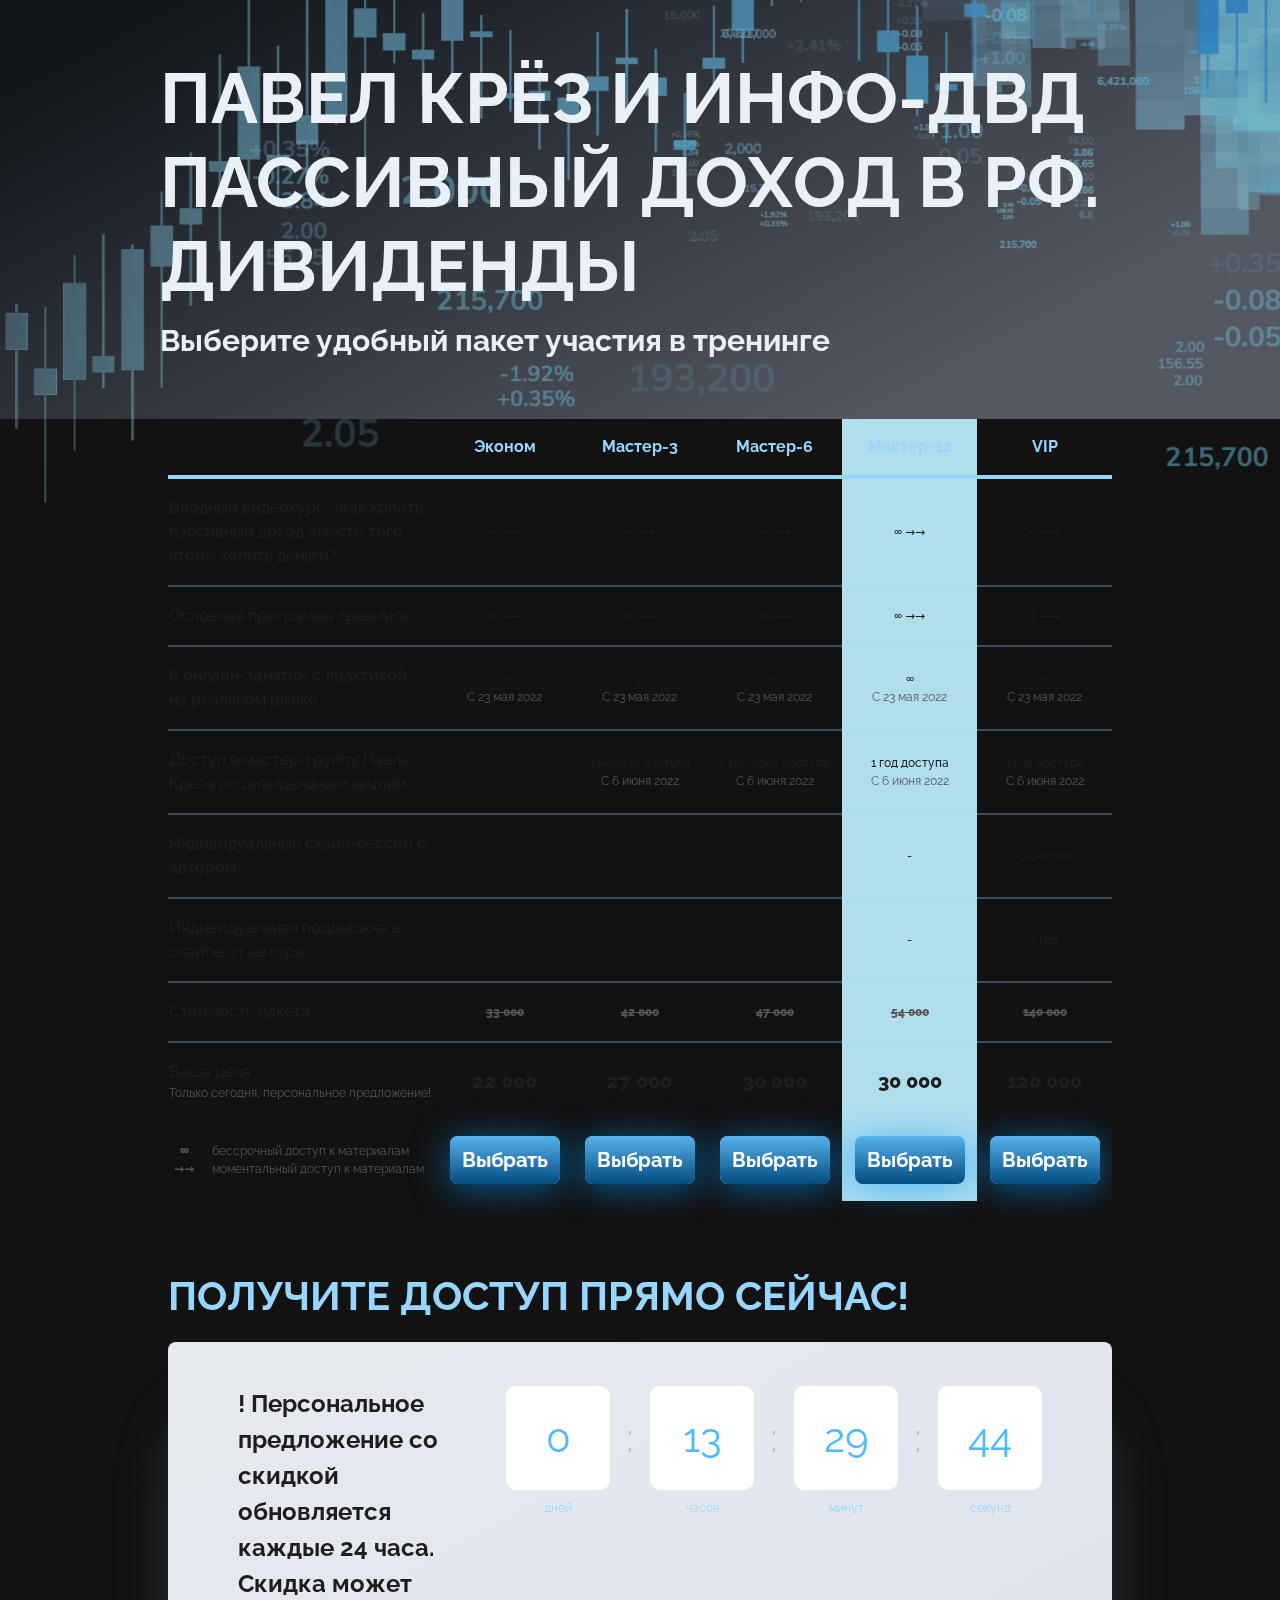
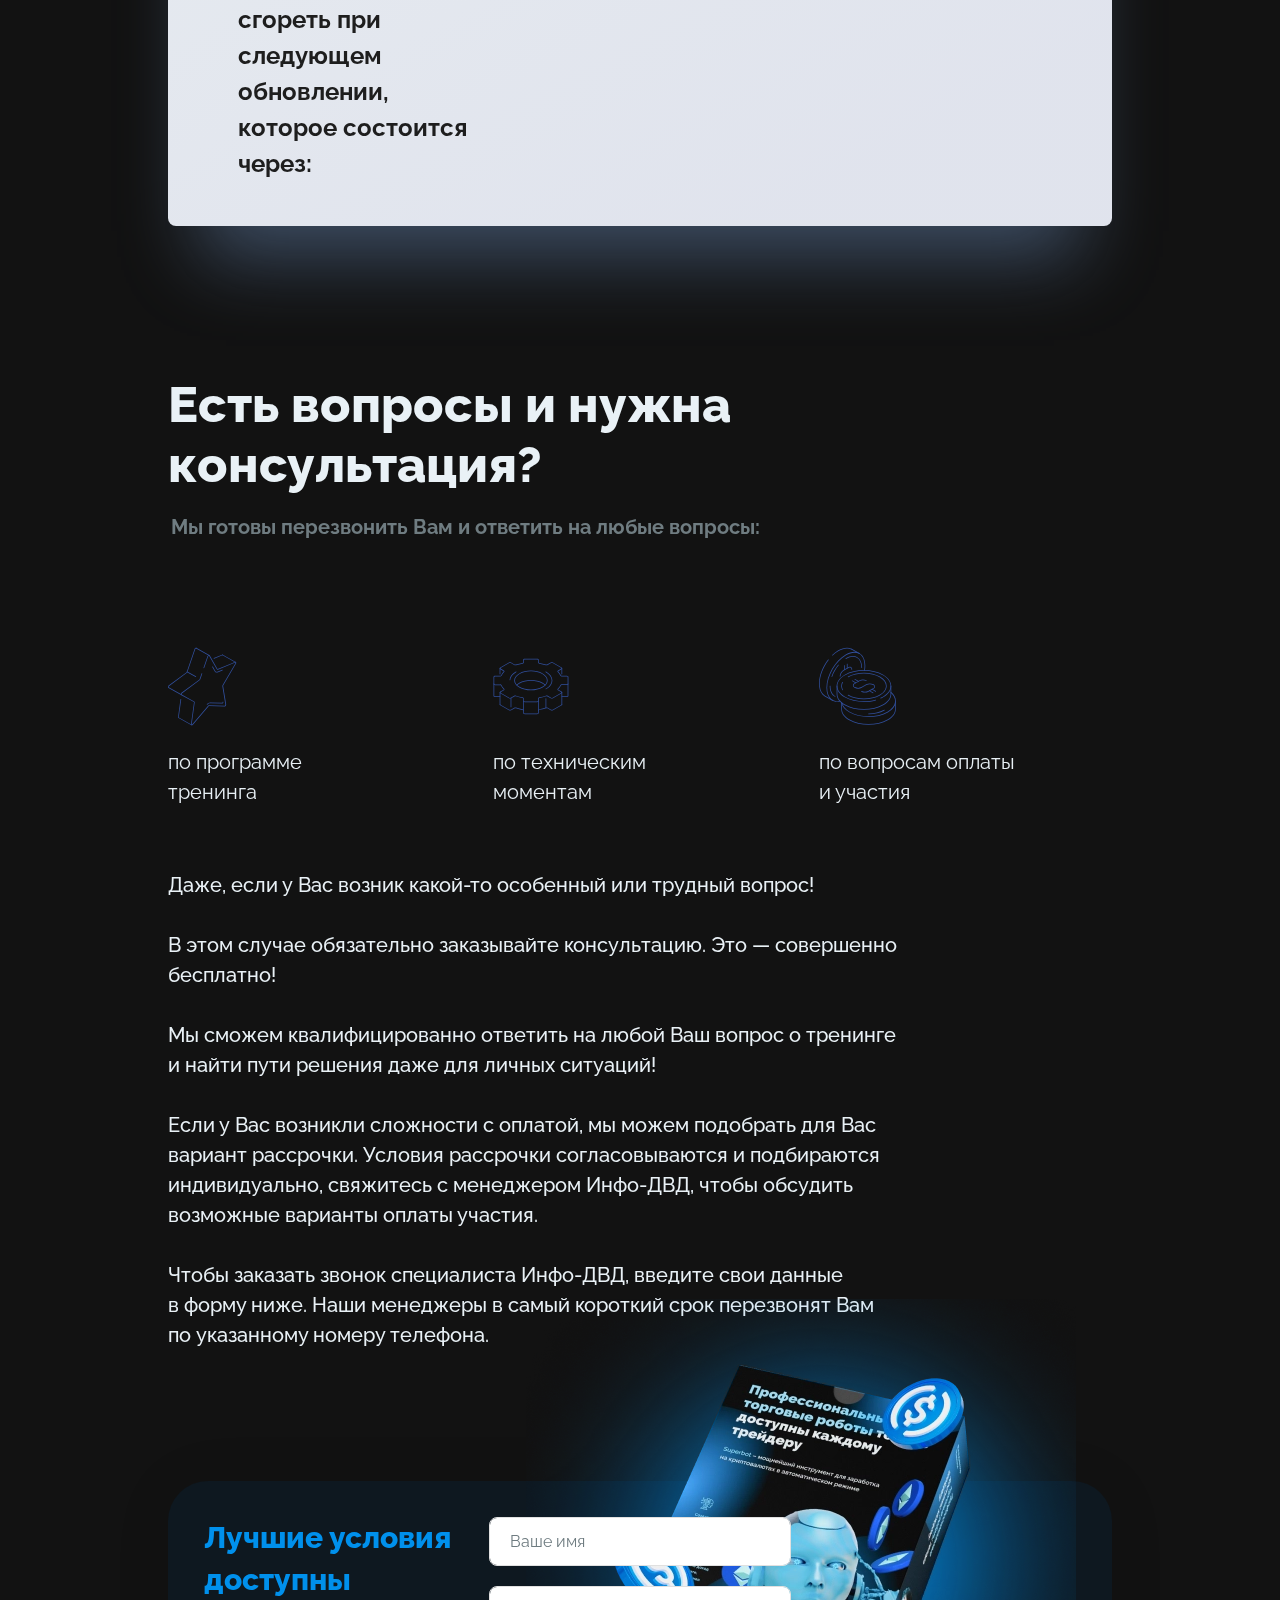
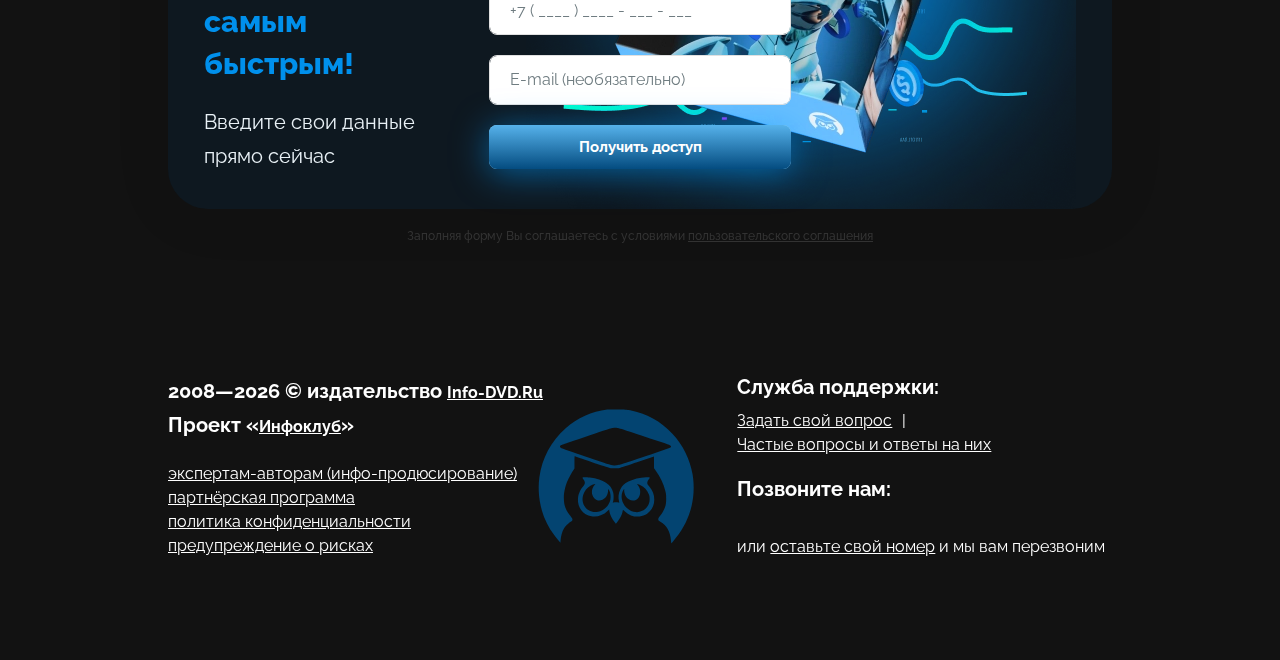
<file: public/02-tarif.html>
<!DOCTYPE html>
<html lang="ru">
	<head>
		<meta charset="utf-8">
		<title>title</title>
		<meta name="description" content="о чем страница">
		<meta http-equiv="X-UA-Compatible" content="IE=edge">
		<meta name="viewport" content="width=device-width,initial-scale=1.0,  shrink-to-fit=no">
		<link type="image/ico" href="img/favicon.ico" rel="shortcut icon"><meta name="format-detection" content="telephone=no"> 
		<link href="libs/swiper/swiper.min.css" rel="stylesheet"/>
		<link href="libs/@fancyapps/ui/fancybox.css" rel="stylesheet"/>
		<link href="//info-dvd.ru/bbm/css/bbm_form.css?20220401" rel="stylesheet" type="text/css"/><link rel="preconnect" href="https://fonts.googleapis.com">
<link rel="preconnect" href="https://fonts.gstatic.com" crossorigin>
<link href="https://fonts.googleapis.com/css2?family=Raleway:wght@400;500;600;700;800;900&display=swap" rel="stylesheet">
		<link href="css/main.min.css?v=0.0.1" rel="stylesheet"/>
	</head>
	<body class="page-without-menu-js tarif-page">
		<div class="main-wrapper">
			<!-- start sTariffs-->
			<section class="sTariffs section" id="sTariffs">
				<div class="sTariffs__head">
					<div class="sTariffs__head-inner">
						<div class="container"> 
							<h1>Павел Крёз и Инфо-ДВД  Пассивный доход в РФ. Дивиденды</h1>
							<p>Выберите удобный пакет участия в тренинге</p><img class="d-none d-xl-block" src="img/head-img.png" alt="" loading="lazy"/>
						</div>
					</div>
				</div>
				<div class="sTariffs__body">
					<div class="container">
						<div class="sTariffs__table-wrap">
							<table>
								<thead>
									<tr> 
										<th></th>
										<th>Эконом</th>
										<th>Мастер-3</th>
										<th>Мастер-6</th>
										<th>Мастер-12</th>
										<th>VIP</th>
									</tr>
								</thead>
								<tbody>
											<tr>
												<td>Вводный видеокурс «Как копить пассивный доход вместо того, чтобы копить деньги?»
												</td>
												<td>∞ →→
												</td>
												<td>∞ →→
												</td>
												<td>∞ →→
												</td>
												<td>∞ →→
												</td>
												<td>∞ →→
												</td>
											</tr>
											<tr>
												<td>Основная программа тренинга
												</td>
												<td>∞ →→
												</td>
												<td>∞ →→
												</td>
												<td>∞ →→
												</td>
												<td>∞ →→
												</td>
												<td>∞ →→
												</td>
											</tr>
											<tr>
												<td>6&nbsp;онлайн-занятий с&nbsp;практикой  на&nbsp;реальном рынке
												</td>
												<td>∞
													<div class="small">С 23 мая 2022</div>
												</td>
												<td>∞
													<div class="small">С 23 мая 2022</div>
												</td>
												<td>∞
													<div class="small">С 23 мая 2022</div>
												</td>
												<td>∞
													<div class="small">С 23 мая 2022</div>
												</td>
												<td>∞
													<div class="small">С 23 мая 2022</div>
												</td>
											</tr>
											<tr>
												<td>Доступ в&nbsp;мастер-группу Павла Крёза по&nbsp;дивидендным акциям
												</td>
												<td>-
												</td>
												<td>3 месяца доступа
													<div class="small">С 6 июня 2022</div>
												</td>
												<td>6 месяцев доступа
													<div class="small">С 6 июня 2022</div>
												</td>
												<td>1 год доступа
													<div class="small">С 6 июня 2022</div>
												</td>
												<td>1 год доступа
													<div class="small">С 6 июня 2022</div>
												</td>
											</tr>
											<tr>
												<td>Индивидуальные скайп-сессии с автором
												</td>
												<td>-
												</td>
												<td>-
												</td>
												<td>-
												</td>
												<td>-
												</td>
												<td>6 сессий
												</td>
											</tr>
											<tr>
												<td>Индивидуальная поддержка в скайпе от автора
												</td>
												<td>-
												</td>
												<td>-
												</td>
												<td>-
												</td>
												<td>-
												</td>
												<td>1 год
												</td>
											</tr>
											<tr>
												<td>Стоимость пакета
												</td>
												<td>
													<div class="sTariffs__price-old">33 000
													</div>
												</td>
												<td>
													<div class="sTariffs__price-old">42 000
													</div>
												</td>
												<td>
													<div class="sTariffs__price-old">47 000
													</div>
												</td>
												<td>
													<div class="sTariffs__price-old">54 000
													</div>
												</td>
												<td>
													<div class="sTariffs__price-old">140 000
													</div>
												</td>
											</tr>
											<tr>
												<td>Ваша цена
													<div class="small"> Только сегодня, персональное предложение!</div>
												</td>
												<td>
													<div class="sTariffs__price-new">22 000
													</div>
												</td>
												<td>
													<div class="sTariffs__price-new">27 000
													</div>
												</td>
												<td>
													<div class="sTariffs__price-new">30 000
													</div>
												</td>
												<td>
													<div class="sTariffs__price-new">30 000
													</div>
												</td>
												<td>
													<div class="sTariffs__price-new">120 000
													</div>
												</td>
											</tr>
											<tr>
												<td>
													<div class="small"><strong> ∞ </strong> бессрочный доступ к материалам<br> <strong>  →→ </strong> моментальный доступ к материалам </div>
												</td>
												<td>
													<a class="sTariffs__btn" href="#">Выбрать
													</a>
												</td>
												<td>
													<a class="sTariffs__btn" href="#">Выбрать
													</a>
												</td>
												<td>
													<a class="sTariffs__btn" href="#">Выбрать
													</a>
												</td>
												<td>
													<a class="sTariffs__btn" href="#">Выбрать
													</a>
												</td>
												<td>
													<a class="sTariffs__btn" href="#">Выбрать
													</a>
												</td>
											</tr>
								</tbody>
							</table>
						</div>
						<div class="sTariffs__timer-headline">ПОЛУЧИТЕ ДОСТУП ПРЯМО СЕЙЧАС! 
						</div>
						<div class="sTariffs__inner">
							<div class="sTariffs__timer-row row">
								<div class="col-lg">
									<div class="sTariffs__timer-txt">! Персональное предложение со скидкой обновляется каждые 24 часа. Скидка может сгореть при следующем обновлении, которое состоится через:
									</div>
								</div>
								<div class="sTariffs__timer-col col-lg-auto">
									<div class="sTariffs__timer-box timer-box-js"><span class="days">12</span><span class="hours">20</span><span class="minutes">20 </span><span class="seconds">20</span>
									</div>
								</div>
							</div>
						</div>
					</div>
				</div>
			</section>
			<!-- end sTariffs-->
			<!-- start sQuestions-->
			<section class="sQuestions" id="sQuestions">
				<div class="sQuestions__container container">
					<div class="section-title">
						<h2>Есть вопросы и нужна консультация?</h2>
						<p>Мы готовы перезвонить Вам и ответить на любые вопросы:</p>
					</div>
					<div class="sQuestions__row row">
						<div class="sQuestions__question-col col-sm-4">
							<div class="sQuestions__col-img"><img loading="lazy" src="img/sQuestions-1.svg" alt=""/>
							</div>
							<div class="sQuestions__col-txt">по программе<br/>тренинга
							</div>
						</div>
						<div class="sQuestions__question-col col-sm-4">
							<div class="sQuestions__col-img"><img loading="lazy" src="img/sQuestions-2.svg" alt=""/>
							</div>
							<div class="sQuestions__col-txt">
								по техническим
								<br/>моментам
							</div>
						</div>
						<div class="sQuestions__question-col col-sm-4">
							<div class="sQuestions__col-img"><img loading="lazy" src="img/sQuestions-3.svg" alt=""/>
							</div>
							<div class="sQuestions__col-txt">по вопросам оплаты<br/>и участия
							</div>
						</div>
					</div>
					<div class="sQuestions__lower-txt">
						<p>Даже, если у&nbsp;Вас возник какой-то особенный или трудный вопрос! </p>
						<p>В&nbsp;этом случае обязательно заказывайте консультацию. Это&nbsp;&mdash; совершенно бесплатно!</p>
						<p>Мы&nbsp;сможем квалифицированно ответить на&nbsp;любой Ваш вопрос о&nbsp;тренинге и&nbsp;найти пути решения даже для личных ситуаций!</p>
						<p>Если у&nbsp;Вас возникли сложности с&nbsp;оплатой, мы&nbsp;можем подобрать для Вас вариант рассрочки. Условия рассрочки согласовываются и&nbsp;подбираются индивидуально, свяжитесь с&nbsp;менеджером Инфо-ДВД, чтобы обсудить возможные варианты оплаты участия.</p>
						<p>Чтобы заказать звонок специалиста Инфо-ДВД, введите свои данные в&nbsp;форму ниже. Наши менеджеры в&nbsp;самый короткий срок перезвонят Вам по&nbsp;указанному номеру телефона.</p>
					</div>
					<div class="form-cont" id="form-cont">
						<div class="row">
							<div class="form-cont__col col"> 
								<div class="form-cont__title">Лучшие условия доступны самым быстрым!
								</div>
								<div class="form-cont__txt">Введите свои данные прямо сейчас
								</div>
							</div>
							<div class="col-md-auto">
								<div class="form-wrap">
									<div class="inbfrm v2" id="bf304">
										<div id="bf304_inner"> 
											<form id="bf304_form" action="//info-dvd.ru/bbm/order/divru2022consult/?bform_id=304" method="POST" accept-charset="windows-1251" onsubmit="return bf304.check();">
												<input type="hidden" name="good_id" value="divru2022consult"/>
												<input type="hidden" name="bform_id" value="304"/>
												<input type="hidden" name="comment_author" value=""/>
												<input type="hidden" name="comment_text" value=""/>
												<div class="input_line">
													<div class="form-wrap__input-wrap form-group"><input class="form-wrap__input form-control text" name="fullname" type="text" placeholder="Ваше имя" required="required"/>
													</div>
													<!-- +e.input-wrap-->
												</div>
												<div class="input_line">
													<div class="form-wrap__input-wrap form-group"><input class="form-wrap__input form-control text" name="phone" type="tel" placeholder="+7 ( ____ ) ____ - ___ - ___" required="required"/>
													</div>
													<!-- +e.input-wrap-->
												</div>
												<div class="input_line">
													<div class="form-wrap__input-wrap form-group"><input class="form-wrap__input form-control text" name="email" type="email" placeholder="E-mail (необязательно)"/>
													</div>
													<!-- +e.input-wrap-->
												</div>
												<div class="submit_line">
													<button class="button btn btn-primary" type="submit">Получить доступ</button>
												</div>
											</form>
										</div>
									</div>
									<script type="text/javascript">
										(function (d, w, src, r, c) {
										var rid = r.toString().substr(2);
										var n = d.getElementsByTagName("script")[0],s = d.createElement("script"),
										f = function () { n.parentNode.insertBefore(s, n); };
										var p=d.location.protocol;if (p!='http:' && p!='https:' && src.indexOf('//')==0){src='http:'+src}
										s.type = "text/javascript";s.async = true;s.src = src+(src.indexOf('?')==-1 ? '?' : '&')+'r='+rid;
										if (w.opera == "[object Opera]") {d.addEventListener("DOMContentLoaded", f, false);} else { f();}
										if (c) { s.addEventListener('load', function (e) { c(null, e); }, false); }
										})(document, window, "//info-dvd.ru/bbm/js/bbm_form.js", Math.random(), function(){
										window['bf304'] = new BbmFormMng({
										id: 'bf304',
										langs: {
										errors : {
										email_pattern: 'Введите корректный адрес электронной почты.',
										alphanumeric_pattern: 'Может содержать только маленькие английские буквы и цифры',
										phone_pattern: 'Некорректный формат телефона',
										zip_pattern: 'Некорректный формат почтового индекса',
										empty_field: 'Это поле необходимо заполнить.',
										min_limit: 'Укажите значение не меньше ',
										//- oferta_warn: 'Необходимо согласиться с условиями публичной оферты!'
										},
										processing: 'Обработка...'
										}, rules: {
										kupon:['alphanumeric'],
										phone:['phone', 'required'],
										email:['required', 'email'],
										fullname:['required']
										},
										phone_verification: false	});
										});
										
									</script>
								</div>
							</div>
							<div class="col-lg">
								<!-- picture-->
								<picture> 
									<source type="image/webp" srcset="img/@2x/webp/form-man.webp"/><img src="img/@2x/form-man.png" alt="" loading="lazy"/>
								</picture>
								<!-- /picture-->
							</div>
						</div>
					</div>
					<div class="sQuestions__policy text-center">
						Заполняя форму Вы соглашаетесь с условиями
						<a href="javascript:void(0)" onclick="return window['bf305'].popup('https://info-dvd.ru/bbm/../../oferta?popup=1', 'win', 1050, 450); return false;"> пользовательского соглашения</a>
					</div>
				</div>
			</section>
			<!-- end sQuestions-->
			<footer class="footer">
				<div class="container">
					<div class="before">
						<svg width="163" height="139" viewBox="0 0 30 26" fill="none" xmlns="http://www.w3.org/2000/svg">
							<path fill-rule="evenodd" clip-rule="evenodd" d="M12.8948 0.112088C9.97445 0.474633 7.30197 1.67077 5.11637 3.59348C2.38099 5.99991 0.672099 9.20686 0.193504 12.8316C-0.114646 15.1659 0.152596 17.5863 0.97475 19.908C1.24314 20.6659 1.92827 22.0408 2.40849 22.7853C2.79872 23.3903 3.3936 24.1738 3.90016 24.7501L4.13195 25.0137L4.16934 24.5638C4.24257 23.6829 4.44544 22.9738 4.8033 22.3478C5.00685 21.9918 5.68155 21.3205 6.05921 21.0983C6.33824 20.934 6.37522 20.8926 6.3891 20.7282C6.4056 20.5322 6.40062 20.524 5.79511 19.7483C5.43772 19.2905 5.07677 18.5585 4.9288 17.9915C4.78994 17.4593 4.73704 16.3405 4.82273 15.7468C4.9046 15.179 5.10165 14.389 5.27273 13.9425C5.52462 13.285 6.06989 12.202 6.42246 11.659L6.76634 11.1294V9.99535C6.76634 9.37163 6.78168 8.8613 6.80044 8.8613C6.81919 8.8613 8.22753 9.33032 9.93013 9.90352C11.6327 10.4768 13.1789 10.9794 13.3662 11.0206C13.8103 11.1182 14.8228 11.1173 15.2257 11.019C15.3985 10.9768 16.9129 10.4769 18.5911 9.90799L21.6422 8.87375V9.98449V11.0953L21.9778 11.5621C22.8181 12.7313 23.4227 14.0054 23.7474 15.2917C23.9054 15.9178 23.918 16.0302 23.915 16.7936C23.9125 17.4644 23.8908 17.6985 23.799 18.0447C23.6361 18.6592 23.2769 19.3544 22.8228 19.9346C22.4667 20.3894 22.4282 20.4611 22.4405 20.6466C22.4534 20.8427 22.4728 20.8637 22.8342 21.0725C24.0452 21.7723 24.6909 22.9244 24.8147 24.6062C24.8346 24.877 24.8624 25.0986 24.8764 25.0986C24.8904 25.0986 25.0376 24.9489 25.2035 24.7659C28.2912 21.3583 29.6123 16.8505 28.865 12.2729C28.4003 9.42604 27.0544 6.7028 25.0807 4.61595C22.8857 2.29502 20.2328 0.833025 17.1637 0.252953C16.4843 0.124545 16.3072 0.113419 14.7543 0.101813C13.8324 0.0949452 12.9956 0.0995769 12.8948 0.112088ZM14.8282 3.53886C15.1893 3.5865 16.6577 4.06473 23.1086 6.23553C24.8361 6.81683 25.0196 6.92778 24.7212 7.21036C24.6464 7.28116 22.9716 7.86896 20.0201 8.86028C15.3481 10.4295 15.2001 10.4757 14.6469 10.5375C13.9734 10.6127 13.697 10.5342 8.92255 8.91102C6.43194 8.06428 4.32093 7.32817 4.23147 7.2752C4.03159 7.15691 3.99434 6.97319 4.14357 6.84164C4.26839 6.73154 4.43659 6.67218 9.64681 4.89822C13.8845 3.45533 13.9884 3.42807 14.8282 3.53886ZM8.28535 12.8776C8.28535 12.9491 8.31123 13.0238 8.34287 13.0436C8.3745 13.0635 8.46879 13.1894 8.55239 13.3234C8.78762 13.7004 8.76772 13.9897 8.48178 14.3476C8.03398 14.908 7.95908 15.0162 7.80131 15.3296C7.56125 15.8066 7.44623 16.2332 7.4137 16.767C7.31339 18.4124 8.35806 19.7845 9.93458 20.0782C10.9901 20.2749 12.1287 19.901 12.9443 19.0899L13.2504 18.7855L13.2844 19.0805C13.3565 19.7042 13.7939 20.6077 14.3294 21.2389L14.5101 21.4519L14.7107 21.2174C15.221 20.6211 15.6668 19.7838 15.7481 19.2692C15.8278 18.764 15.7925 18.7732 16.1967 19.1536C17.265 20.1589 18.7741 20.4119 20.0184 19.7943C20.3091 19.65 20.5151 19.4929 20.8105 19.19C21.431 18.5538 21.6946 17.8844 21.6946 16.9446C21.6946 16.0713 21.402 15.2901 20.8038 14.566C20.6375 14.3645 20.4751 14.1501 20.4432 14.0894C20.3164 13.8487 20.4129 13.4879 20.7038 13.1145C20.9762 12.7651 20.9155 12.7258 20.1611 12.7637C18.9522 12.8243 17.7722 13.1115 16.8495 13.5696C16.1027 13.9403 15.6691 14.3559 15.3565 15.0003C14.9737 15.7898 14.9029 16.5127 15.1222 17.3935C15.1576 17.5353 15.1537 17.5388 15.0187 17.4867C14.836 17.4161 14.1739 17.4167 14.0437 17.4876C13.9225 17.5535 13.921 17.5345 14.0215 17.1978C14.1217 16.862 14.1205 16.1187 14.019 15.6811C13.6545 14.1097 12.232 13.1804 9.64723 12.8253C9.34474 12.7837 8.91454 12.7492 8.6913 12.7487C8.29557 12.7476 8.28535 12.7509 8.28535 12.8776ZM10.5199 14.2359C9.88655 14.9483 9.8644 16.0097 10.4685 16.6914C11.3847 17.7251 13.0519 16.8036 13.0519 15.2635C13.0519 14.935 13.1037 14.9358 13.2702 15.2667C13.5111 15.7457 13.5912 16.4548 13.4667 17.0066C13.2245 18.0804 12.2969 18.9776 11.1781 19.2205C10.8033 19.3017 10.69 19.3058 10.34 19.2506C8.59267 18.9748 7.75862 17.1503 8.63274 15.5159C8.96357 14.8974 9.5662 14.3746 10.2267 14.1332C10.6813 13.9671 10.7403 13.9878 10.5199 14.2359ZM18.9368 14.1535C19.7979 14.4829 20.4255 15.1651 20.7291 16.1016C20.8571 16.4963 20.8565 17.2009 20.7278 17.5922C20.5491 18.1354 20.123 18.6861 19.6735 18.9548C19.4276 19.1017 18.7289 19.2962 18.4518 19.2949C18.126 19.2933 17.5429 19.143 17.2016 18.9727C16.1119 18.4288 15.4153 17.1299 15.6124 16.0091C15.6772 15.6408 15.846 15.212 16.0056 15.0102C16.0857 14.909 16.0883 14.9143 16.0593 15.1167C16.0197 15.3929 16.1573 15.9911 16.3289 16.2886C16.8891 17.2602 18.1299 17.4151 18.7459 16.5905C19.2284 15.9444 19.1652 14.8692 18.6065 14.2225C18.4005 13.984 18.4608 13.9714 18.9368 14.1535Z" fill="#034471"></path>
						</svg>
					</div>
					<div class="row">
						<div class="col-md">
							<div class="footer__left-col">
								<div class="footer__txt footer__txt--h6">
									<p>
										<script>
											function InfoDVDCurrentYear(year) {
												var cur = new Date();
												if (cur.getFullYear() != year)
													document.write(year + '&mdash;' + cur.getFullYear());
												else document.write(year);
											}
											InfoDVDCurrentYear('2008');
										</script>  © издательство
										 <a href="//www.info-dvd.ru/?utm_source=footer_link" target="_blank">Info-DVD.Ru</a><br/>Проект «<a href="//www.infoclub.info/" target="_blank">Инфоклуб</a>»<br/>
										<script src="//info-dvd.ru/codes/js/legal.utf8.js"></script>
									</p>
								</div>
								<div class="footer__txt">
									<p><a class="tdu" href="//info-dvd.ru/professional/" target="_blank" title="экспертам-авторам (инфо-продюсирование)">экспертам-авторам (инфо-продюсирование)</a><br/><a class="tdu" href="//info-dvd.ru/about/partnership" target="_blank" title="партнёрская программа">партнёрская программа</a><br/><a class="tdu" href="//info-dvd.ru/pages/privacy" target="_blank" title="политика конфиденциальности"> политика конфиденциальности</a><br/><a class="tdu" href="//info-dvd.ru/pages/risk-warning" target="_blank" title="предупреждение о рисках"> предупреждение о рисках</a></p>
								</div>
							</div>
						</div>
						<div class="col-md-5">
							<div class="footer__right-col">
								<div class="footer__txt">
									<p><strong class="h6">Служба поддержки:</strong><a class="tdu" href="//info.support-desk.ru/form" target="_blank" title="Задать свой вопрос">Задать свой вопрос</a><span class="spiner">|</span><a class="tdu" href="//info.support-desk.ru/?base=1" target="_blank" title="Частые вопросы и ответы на них">Частые вопросы и ответы на них</a></p>
								</div>
								<div class="footer__txt">
									<p><strong class="h6"> Позвоните нам:</strong><span>
											<script src="//info-dvd.ru/codes/js/telephone-number.js"></script></span><br/>или <a class="tdu" href="//info-dvd.ru/support/apply/" target="_blank">оставьте свой номер </a>&nbsp;и мы вам перезвоним</p>
								</div>
							</div>
						</div>
					</div>
				</div>
			</footer>
		</div>
		<!--  start modals-->
		<div id="modal-call" style="display: none">
			<div class="modal-win">
				<div class="form-wrap">
					<form>
						<div class="text-center">
							<div class="form-wrap__title form-data h3 ttu">Обратный звонок
							</div>
							<p class="after-headline">Заполните заявку и&nbsp;мы&nbsp;с&nbsp;Вами свяжемся в&nbsp;течение 15&nbsp;минут</p>
						</div>
						<div class="form-wrap__input-wrap form-group"><input class="form-wrap__input form-control" name="text" type="text" placeholder="Ваше Имя" required="required"/> 
						</div>
						<!-- +e.input-wrap-->
						<button class="form-wrap__btn btn" type="submit"> 
						</button>
						<div class="form-wrap__policy">
							<label class="custom-input form-check"><input class="custom-input__input form-check-input" name="checkbox" type="checkbox" checked="checked"/><small class="custom-input__text text-secondary">Согласен на обработку и хранение моих персональных данных в соответствии с условиями</small>
							</label>
						</div>
					</form>
				</div>
			</div>
		</div>
		<!-- #modal-call-->
		<!-- end modals-->
		<script src="libs/jquery/jquery.min.js"></script>
		<script src="libs/@fancyapps/ui/fancybox.umd.js"> </script>
		<script src="libs/swiper/swiper-bundle.min.js"> </script>
		<script src="libs/inputmask/inputmask.min.js"> </script>
		<script src="js/common.js?v=0.0.1"></script>
	</body>
</html>
</file>
<file: public/css/main.min.css>
@charset "UTF-8";.icon{fill:currentColor;display:inline-block;height:1em;width:1em}.icon-basket{font-size:2.4rem;width:.9166666667em}.icon-check{font-size:2.7rem;width:1em}.icon-circle{font-size:.5rem;width:1em}.icon-cross{font-size:2rem;width:1em}.icon-dividends-arrow{font-size:1.8rem;width:8.1111111111em}.icon-fb,.icon-instagram{font-size:2.4rem;width:1em}.icon-magnet{font-size:7.9rem;width:.6582278481em}.icon-slider-arrow{font-size:1.8rem;width:.6111111111em}.icon-telegram{font-size:1.6rem;width:1em}.icon-trophy{font-size:6.8rem;width:1.1764705882em}.icon-viber{font-size:1.6rem;width:1em}.icon-vk{font-size:2.4rem;width:1em}.icon-wallet{font-size:6.9rem;width:.9855072464em}.icon-whatsapp{font-size:1.6rem;width:1em}:root{--bs-blue:#97d7ff;--bs-indigo:#6610f2;--bs-purple:#6f42c1;--bs-pink:#d63384;--bs-red:#dc3545;--bs-orange:#ff9b0d;--bs-yellow:#ffc107;--bs-green:#7ec13d;--bs-teal:#20c997;--bs-cyan:#b0deed;--bs-white:#fff;--bs-gray:#6f7c81;--bs-gray-dark:#343a40;--bs-gray-100:#e9f1f6;--bs-gray-200:#e9ecef;--bs-gray-300:#dee2e6;--bs-gray-400:#ced4da;--bs-gray-500:#adb5bd;--bs-gray-600:#6f7c81;--bs-gray-700:#495057;--bs-gray-800:#343a40;--bs-gray-900:#121212;--bs-primary:#97d7ff;--bs-secondary:#6f7c81;--bs-success:#97d7ff;--bs-danger:#dc3545;--bs-dark:#121212;--bs-primary-rgb:151,215,255;--bs-secondary-rgb:111,124,129;--bs-success-rgb:151,215,255;--bs-danger-rgb:220,53,69;--bs-dark-rgb:18,18,18;--bs-white-rgb:255,255,255;--bs-black-rgb:0,0,0;--bs-body-color-rgb:233,241,246;--bs-body-bg-rgb:18,18,18;--bs-font-sans-serif:"Raleway",system-ui,-apple-system,"Segoe UI",Roboto,"Helvetica Neue",Arial,"Noto Sans","Liberation Sans",sans-serif,"Apple Color Emoji","Segoe UI Emoji","Segoe UI Symbol","Noto Color Emoji";--bs-font-monospace:SFMono-Regular,Menlo,Monaco,Consolas,"Liberation Mono","Courier New",monospace;--bs-gradient:linear-gradient(180deg,hsla(0,0%,100%,.15),hsla(0,0%,100%,0));--bs-body-font-family:var(--bs-font-sans-serif);--bs-body-font-size:1rem;--bs-body-font-weight:400;--bs-body-line-height:1.5;--bs-body-color:#e9f1f6;--bs-body-bg:#121212;--bs-border-width:1px;--bs-border-style:solid;--bs-border-color:#dee2e6;--bs-border-color-translucent:rgba(0,0,0,.175);--bs-border-radius:3.5rem;--bs-border-radius-sm:3.5rem;--bs-border-radius-lg:3.5rem;--bs-border-radius-xl:1rem;--bs-border-radius-2xl:2rem;--bs-border-radius-pill:50rem;--bs-link-color:#97d7ff;--bs-link-hover-color:#79accc;--bs-code-color:#d63384;--bs-highlight-bg:#fcf8e3}*,:after,:before{box-sizing:border-box}body{-webkit-text-size-adjust:100%;-webkit-tap-highlight-color:rgba(0,0,0,0);background-color:var(--bs-body-bg);color:var(--bs-body-color);font-family:var(--bs-body-font-family);font-size:var(--bs-body-font-size);font-weight:var(--bs-body-font-weight);line-height:var(--bs-body-line-height);margin:0;text-align:var(--bs-body-text-align)}hr{border:0;border-top:1px solid;color:inherit;margin:1rem 0;opacity:.25}.active-text,.dd-group__col,.footer__txt--h6,.h1,.h2,.h3,.h4,.h5,.h6,.sForYou ol li strong,.sHowLearn .dd-group__head,.sPracticum .section-title p,h1,h2,h3,h4,h5,h6{font-weight:700;line-height:1.2;margin-bottom:.5rem;margin-top:0}.h1,h1{font-size:calc(1.4rem + 2.25vw)}.h2,h2{font-size:calc(1.375rem + 1.875vw)}.h3,.sHowLearn .dd-group__head,.sPracticum .section-title p,h3{font-size:calc(1.275rem + .375vw)}.active-text,.dd-group__col,.h4,.sForYou ol li strong,h4{font-size:1.2rem}.footer__txt--h6,.h5,.h6,h5,h6{font-size:1rem}p{margin-bottom:1rem;margin-top:0}abbr[title]{cursor:help;-webkit-text-decoration:underline dotted;text-decoration:underline dotted;-webkit-text-decoration-skip-ink:none;text-decoration-skip-ink:none}address{font-style:normal;line-height:inherit;margin-bottom:1rem}ol,ul{padding-left:2rem}dl,ol,ul{margin-bottom:1rem;margin-top:0}ol ol,ol ul,ul ol,ul ul{margin-bottom:0}dt{font-weight:700}dd{margin-bottom:.5rem;margin-left:0}blockquote{margin:0 0 1rem}b,strong{font-weight:900}.small,small{font-size:.875em}.mark,mark{background-color:var(--bs-highlight-bg);padding:.2em}sub,sup{font-size:.75em;line-height:0;position:relative;vertical-align:baseline}sub{bottom:-.25em}sup{top:-.5em}a{color:var(--bs-link-color);text-decoration:none}a:hover{color:var(--bs-link-hover-color)}a:not([href]):not([class]),a:not([href]):not([class]):hover{color:inherit;text-decoration:none}code,kbd,pre,samp{font-family:var(--bs-font-monospace);font-size:1em}pre{display:block;font-size:.875em;margin-bottom:1rem;margin-top:0;overflow:auto}pre code{color:inherit;font-size:inherit;word-break:normal}code{word-wrap:break-word;color:var(--bs-code-color);font-size:.875em}a>code{color:inherit}kbd{background-color:#121212;border-radius:3.5rem;color:#fff;font-size:.875em;padding:.2rem .4rem}kbd kbd{font-size:1em;font-weight:700;padding:0}figure{margin:0 0 1rem}img,svg{vertical-align:middle}table{border-collapse:collapse;caption-side:bottom}caption{color:#6f7c81;padding-bottom:.5rem;padding-top:.5rem;text-align:left}th{text-align:inherit;text-align:-webkit-match-parent}tbody,td,tfoot,th,thead,tr{border:0 solid;border-color:inherit}label{display:inline-block}button{border-radius:0}button:focus:not(:focus-visible){outline:0}button,input,optgroup,select,textarea{font-family:inherit;font-size:inherit;line-height:inherit;margin:0}button,select{text-transform:none}[role=button]{cursor:pointer}select{word-wrap:normal}select:disabled{opacity:1}[list]:not([type=date]):not([type=datetime-local]):not([type=month]):not([type=week]):not([type=time])::-webkit-calendar-picker-indicator{display:none!important}[type=button],[type=reset],[type=submit],button{-webkit-appearance:button}[type=button]:not(:disabled),[type=reset]:not(:disabled),[type=submit]:not(:disabled),button:not(:disabled){cursor:pointer}::-moz-focus-inner{border-style:none;padding:0}textarea{resize:vertical}fieldset{border:0;margin:0;min-width:0;padding:0}legend{float:left;font-size:calc(1.275rem + .375vw);line-height:inherit;margin-bottom:.5rem;padding:0;width:100%}legend+*{clear:left}::-webkit-datetime-edit-day-field,::-webkit-datetime-edit-fields-wrapper,::-webkit-datetime-edit-hour-field,::-webkit-datetime-edit-minute,::-webkit-datetime-edit-month-field,::-webkit-datetime-edit-text,::-webkit-datetime-edit-year-field{padding:0}::-webkit-inner-spin-button{height:auto}[type=search]{-webkit-appearance:textfield;outline-offset:-2px}::-webkit-search-decoration{-webkit-appearance:none}::-webkit-color-swatch-wrapper{padding:0}::-webkit-file-upload-button{-webkit-appearance:button;font:inherit}::file-selector-button{-webkit-appearance:button;font:inherit}output{display:inline-block}iframe{border:0}summary{cursor:pointer;display:list-item}progress{vertical-align:baseline}[hidden]{display:none!important}.lead{font-size:1.25rem;font-weight:300}.display-1{font-size:calc(1.625rem + 5.625vw);font-weight:300;line-height:1.2}.display-2{font-size:calc(1.575rem + 4.875vw);font-weight:300;line-height:1.2}.display-3{font-size:calc(1.525rem + 4.125vw);font-weight:300;line-height:1.2}.display-4{font-size:calc(1.475rem + 3.375vw);font-weight:300;line-height:1.2}.display-5{font-size:calc(1.425rem + 2.625vw);font-weight:300;line-height:1.2}.display-6{font-size:calc(1.375rem + 1.875vw);font-weight:300;line-height:1.2}.list-inline,.list-unstyled{list-style:none;padding-left:0}.list-inline-item{display:inline-block}.list-inline-item:not(:last-child){margin-right:.5rem}.initialism{font-size:.875em;text-transform:uppercase}.blockquote{font-size:1.25rem;margin-bottom:1rem}.blockquote>:last-child{margin-bottom:0}.blockquote-footer{color:#6f7c81;font-size:.875em;margin-bottom:1rem;margin-top:-1rem}.blockquote-footer:before{content:"— "}.container,.container-fluid,.container-lg,.container-md,.container-sm,.container-xl{--bs-gutter-x:0.8rem;--bs-gutter-y:0;margin-left:auto;margin-right:auto;padding-left:calc(var(--bs-gutter-x)*.5);padding-right:calc(var(--bs-gutter-x)*.5);width:100%}.row{--bs-gutter-x:1.6rem;--bs-gutter-y:0;display:flex;flex-wrap:wrap;margin-left:calc(var(--bs-gutter-x)*-.5);margin-right:calc(var(--bs-gutter-x)*-.5);margin-top:calc(var(--bs-gutter-y)*-1)}.row>*{flex-shrink:0;margin-top:var(--bs-gutter-y);max-width:100%;padding-left:calc(var(--bs-gutter-x)*.5);padding-right:calc(var(--bs-gutter-x)*.5);width:100%}.col{flex:1 0 0%}.row-cols-auto>*{flex:0 0 auto;width:auto}.row-cols-1>*{flex:0 0 auto;width:100%}.row-cols-2>*{flex:0 0 auto;width:50%}.row-cols-3>*{flex:0 0 auto;width:33.3333333333%}.row-cols-4>*{flex:0 0 auto;width:25%}.row-cols-5>*{flex:0 0 auto;width:20%}.row-cols-6>*{flex:0 0 auto;width:16.6666666667%}.col-auto{flex:0 0 auto;width:auto}.col-1{flex:0 0 auto;width:8.33333333%}.col-2{flex:0 0 auto;width:16.66666667%}.col-3{flex:0 0 auto;width:25%}.col-4{flex:0 0 auto;width:33.33333333%}.col-5{flex:0 0 auto;width:41.66666667%}.col-6{flex:0 0 auto;width:50%}.col-7{flex:0 0 auto;width:58.33333333%}.col-8{flex:0 0 auto;width:66.66666667%}.col-9{flex:0 0 auto;width:75%}.col-10{flex:0 0 auto;width:83.33333333%}.col-11{flex:0 0 auto;width:91.66666667%}.col-12{flex:0 0 auto;width:100%}.offset-1{margin-left:8.33333333%}.offset-2{margin-left:16.66666667%}.offset-3{margin-left:25%}.offset-4{margin-left:33.33333333%}.offset-5{margin-left:41.66666667%}.offset-6{margin-left:50%}.offset-7{margin-left:58.33333333%}.offset-8{margin-left:66.66666667%}.offset-9{margin-left:75%}.offset-10{margin-left:83.33333333%}.offset-11{margin-left:91.66666667%}.g-0,.gx-0{--bs-gutter-x:0}.g-0,.gy-0{--bs-gutter-y:0}.g-1,.gx-1{--bs-gutter-x:0.25rem}.g-1,.gy-1{--bs-gutter-y:0.25rem}.g-2,.gx-2{--bs-gutter-x:0.5rem}.g-2,.gy-2{--bs-gutter-y:0.5rem}.g-3,.gx-3{--bs-gutter-x:1rem}.g-3,.gy-3{--bs-gutter-y:1rem}.g-4,.gx-4{--bs-gutter-x:1.5rem}.g-4,.gy-4{--bs-gutter-y:1.5rem}.g-5,.gx-5{--bs-gutter-x:3rem}.g-5,.gy-5{--bs-gutter-y:3rem}.form-label{margin-bottom:.5rem}.col-form-label{font-size:inherit;line-height:1.5;margin-bottom:0;padding-bottom:calc(.6rem + 1px);padding-top:calc(.6rem + 1px)}.col-form-label-lg{font-size:1.25rem;padding-bottom:calc(.5rem + 1px);padding-top:calc(.5rem + 1px)}.col-form-label-sm{font-size:1rem;padding-bottom:calc(.1rem + 1px);padding-top:calc(.1rem + 1px)}.form-text{color:#6f7c81;font-size:.875em;margin-top:.25rem}.form-control{-webkit-appearance:none;-moz-appearance:none;appearance:none;background-clip:padding-box;background-color:#121212;border:1px solid #ced4da;border-radius:4rem;color:#e9f1f6;display:block;font-size:1rem;font-weight:400;line-height:1.5;padding:.6rem 1rem;transition:border-color .15s ease-in-out,box-shadow .15s ease-in-out;width:100%}.form-control[type=file]{overflow:hidden}.form-control[type=file]:not(:disabled):not([readonly]){cursor:pointer}.form-control:focus{background-color:#121212;border-color:#cbebff;box-shadow:none;color:#e9f1f6;outline:0}.form-control::-webkit-date-and-time-value{height:1.5em}.form-control::-moz-placeholder{color:#6f7c81;opacity:1}.form-control::placeholder{color:#6f7c81;opacity:1}.form-control:disabled{background-color:#e9ecef;opacity:1}.form-control::-webkit-file-upload-button{-webkit-margin-end:1rem;background-color:#e9ecef;border:0 solid;border-color:inherit;border-inline-end-width:1px;border-radius:0;color:#e9f1f6;margin:-.6rem -1rem;margin-inline-end:1rem;padding:.6rem 1rem;pointer-events:none;-webkit-transition:color .15s ease-in-out,background-color .15s ease-in-out,border-color .15s ease-in-out,box-shadow .15s ease-in-out;transition:color .15s ease-in-out,background-color .15s ease-in-out,border-color .15s ease-in-out,box-shadow .15s ease-in-out}.form-control::file-selector-button{-webkit-margin-end:1rem;background-color:#e9ecef;border:0 solid;border-color:inherit;border-inline-end-width:1px;border-radius:0;color:#e9f1f6;margin:-.6rem -1rem;margin-inline-end:1rem;padding:.6rem 1rem;pointer-events:none;transition:color .15s ease-in-out,background-color .15s ease-in-out,border-color .15s ease-in-out,box-shadow .15s ease-in-out}.form-control:hover:not(:disabled):not([readonly])::-webkit-file-upload-button{background-color:#dde0e3}.form-control:hover:not(:disabled):not([readonly])::file-selector-button{background-color:#dde0e3}.form-control-plaintext{background-color:transparent;border:solid transparent;border-width:1px 0;color:#e9f1f6;display:block;line-height:1.5;margin-bottom:0;padding:.6rem 0;width:100%}.form-control-plaintext:focus{outline:0}.form-control-plaintext.form-control-lg,.form-control-plaintext.form-control-sm{padding-left:0;padding-right:0}.form-control-sm{border-radius:3.5rem;font-size:1rem;min-height:calc(1.5em + .2rem + 2px);padding:.1rem 1.2rem}.form-control-sm::-webkit-file-upload-button{-webkit-margin-end:1.2rem;margin:-.1rem -1.2rem;margin-inline-end:1.2rem;padding:.1rem 1.2rem}.form-control-sm::file-selector-button{-webkit-margin-end:1.2rem;margin:-.1rem -1.2rem;margin-inline-end:1.2rem;padding:.1rem 1.2rem}.form-control-lg{border-radius:3.5rem;font-size:1.25rem;min-height:calc(1.5em + 1rem + 2px);padding:.5rem 1rem}.form-control-lg::-webkit-file-upload-button{-webkit-margin-end:1rem;margin:-.5rem -1rem;margin-inline-end:1rem;padding:.5rem 1rem}.form-control-lg::file-selector-button{-webkit-margin-end:1rem;margin:-.5rem -1rem;margin-inline-end:1rem;padding:.5rem 1rem}textarea.form-control{min-height:calc(1.5em + 1.2rem + 2px)}textarea.form-control-sm{min-height:calc(1.5em + .2rem + 2px)}textarea.form-control-lg{min-height:calc(1.5em + 1rem + 2px)}.form-control-color{height:calc(1.5em + 1.2rem + 2px);padding:.6rem;width:3rem}.form-control-color:not(:disabled):not([readonly]){cursor:pointer}.form-control-color::-moz-color-swatch{border:0!important;border-radius:4rem}.form-control-color::-webkit-color-swatch{border-radius:4rem}.form-control-color.form-control-sm{height:calc(1.5em + .2rem + 2px)}.form-control-color.form-control-lg{height:calc(1.5em + 1rem + 2px)}.form-select{-moz-padding-start:calc(1rem - 3px);-webkit-appearance:none;-moz-appearance:none;appearance:none;background-color:#121212;background-image:url("data:image/svg+xml;charset=utf-8,%3Csvg xmlns='http://www.w3.org/2000/svg' viewBox='0 0 16 16'%3E%3Cpath fill='none' stroke='%23343a40' stroke-linecap='round' stroke-linejoin='round' stroke-width='2' d='m2 5 6 6 6-6'/%3E%3C/svg%3E");background-position:right 1rem center;background-repeat:no-repeat;background-size:16px 12px;border:1px solid #ced4da;border-radius:3.5rem;color:#e9f1f6;display:block;font-size:1rem;font-weight:400;line-height:1.5;padding:.6rem 3rem .6rem 1rem;transition:border-color .15s ease-in-out,box-shadow .15s ease-in-out;width:100%}.form-select:focus{border-color:#cbebff;box-shadow:0 0 0 .25rem rgba(151,215,255,.25);outline:0}.form-select[multiple],.form-select[size]:not([size="1"]){background-image:none;padding-right:1rem}.form-select:disabled{background-color:#e9ecef}.form-select:-moz-focusring{color:transparent;text-shadow:0 0 0 #e9f1f6}.form-select-sm{border-radius:3.5rem;font-size:1rem;padding-bottom:.1rem;padding-left:1.2rem;padding-top:.1rem}.form-select-lg{border-radius:3.5rem;font-size:1.25rem;padding-bottom:.5rem;padding-left:1rem;padding-top:.5rem}.form-check{display:block;margin-bottom:.125rem;min-height:1.5rem;padding-left:1.5em}.form-check .form-check-input{float:left;margin-left:-1.5em}.form-check-reverse{padding-left:0;padding-right:1.5em;text-align:right}.form-check-reverse .form-check-input{float:right;margin-left:0;margin-right:-1.5em}.form-check-input{color-adjust:exact;-webkit-appearance:none;-moz-appearance:none;appearance:none;background-color:#121212;background-position:50%;background-repeat:no-repeat;background-size:contain;border:1px solid rgba(0,0,0,.25);height:1em;margin-top:.25em;-webkit-print-color-adjust:exact;print-color-adjust:exact;vertical-align:top;width:1em}.form-check-input[type=checkbox]{border-radius:.25em}.form-check-input[type=radio]{border-radius:50%}.form-check-input:active{filter:brightness(90%)}.form-check-input:focus{border-color:#cbebff;box-shadow:none;outline:0}.form-check-input:checked{background-color:#97d7ff;border-color:#97d7ff}.form-check-input:checked[type=checkbox]{background-image:url("data:image/svg+xml;charset=utf-8,%3Csvg xmlns='http://www.w3.org/2000/svg' viewBox='0 0 20 20'%3E%3Cpath fill='none' stroke='%23fff' stroke-linecap='round' stroke-linejoin='round' stroke-width='3' d='m6 10 3 3 6-6'/%3E%3C/svg%3E")}.form-check-input:checked[type=radio]{background-image:url("data:image/svg+xml;charset=utf-8,%3Csvg xmlns='http://www.w3.org/2000/svg' viewBox='-4 -4 8 8'%3E%3Ccircle r='2' fill='%23fff'/%3E%3C/svg%3E")}.form-check-input[type=checkbox]:indeterminate{background-color:#97d7ff;background-image:url("data:image/svg+xml;charset=utf-8,%3Csvg xmlns='http://www.w3.org/2000/svg' viewBox='0 0 20 20'%3E%3Cpath fill='none' stroke='%23fff' stroke-linecap='round' stroke-linejoin='round' stroke-width='3' d='M6 10h8'/%3E%3C/svg%3E");border-color:#97d7ff}.form-check-input:disabled{filter:none;opacity:.5;pointer-events:none}.form-check-input:disabled~.form-check-label,.form-check-input[disabled]~.form-check-label{cursor:default;opacity:.5}.form-switch{padding-left:2.5em}.form-switch .form-check-input{background-image:url("data:image/svg+xml;charset=utf-8,%3Csvg xmlns='http://www.w3.org/2000/svg' viewBox='-4 -4 8 8'%3E%3Ccircle r='3' fill='rgba(0, 0, 0, 0.25)'/%3E%3C/svg%3E");background-position:0;border-radius:2em;margin-left:-2.5em;transition:background-position .15s ease-in-out;width:2em}.form-switch .form-check-input:focus{background-image:url("data:image/svg+xml;charset=utf-8,%3Csvg xmlns='http://www.w3.org/2000/svg' viewBox='-4 -4 8 8'%3E%3Ccircle r='3' fill='%23cbebff'/%3E%3C/svg%3E")}.form-switch .form-check-input:checked{background-image:url("data:image/svg+xml;charset=utf-8,%3Csvg xmlns='http://www.w3.org/2000/svg' viewBox='-4 -4 8 8'%3E%3Ccircle r='3' fill='%23fff'/%3E%3C/svg%3E");background-position:100%}.form-switch.form-check-reverse{padding-left:0;padding-right:2.5em}.form-switch.form-check-reverse .form-check-input{margin-left:0;margin-right:-2.5em}.form-check-inline{display:inline-block;margin-right:1rem}.btn-check{clip:rect(0,0,0,0);pointer-events:none;position:absolute}.btn-check:disabled+.btn,.btn-check:disabled+.form-wrap__btn,.btn-check:disabled+.sTariffs__btn,.btn-check:disabled+.section-footer__btn,.btn-check:disabled+.top-nav__btn,.btn-check[disabled]+.btn,.btn-check[disabled]+.form-wrap__btn,.btn-check[disabled]+.sTariffs__btn,.btn-check[disabled]+.section-footer__btn,.btn-check[disabled]+.top-nav__btn,.form-wrap .inbfrm.v2 form .btn-check:disabled+input[type=submit],.form-wrap .inbfrm.v2 form .btn-check[disabled]+input[type=submit]{filter:none;opacity:.65;pointer-events:none}.form-range{-webkit-appearance:none;-moz-appearance:none;appearance:none;background-color:transparent;height:1.5rem;padding:0;width:100%}.form-range:focus{outline:0}.form-range:focus::-webkit-slider-thumb{box-shadow:0 0 0 1px #121212,none}.form-range:focus::-moz-range-thumb{box-shadow:0 0 0 1px #121212,none}.form-range::-moz-focus-outer{border:0}.form-range::-webkit-slider-thumb{-webkit-appearance:none;appearance:none;background-color:#97d7ff;border:0;border-radius:1rem;height:1rem;margin-top:-.25rem;-webkit-transition:background-color .15s ease-in-out,border-color .15s ease-in-out,box-shadow .15s ease-in-out;transition:background-color .15s ease-in-out,border-color .15s ease-in-out,box-shadow .15s ease-in-out;width:1rem}.form-range::-webkit-slider-thumb:active{background-color:#e0f3ff}.form-range::-webkit-slider-runnable-track{background-color:#dee2e6;border-color:transparent;border-radius:1rem;color:transparent;cursor:pointer;height:.5rem;width:100%}.form-range::-moz-range-thumb{-moz-appearance:none;appearance:none;background-color:#97d7ff;border:0;border-radius:1rem;height:1rem;-moz-transition:background-color .15s ease-in-out,border-color .15s ease-in-out,box-shadow .15s ease-in-out;transition:background-color .15s ease-in-out,border-color .15s ease-in-out,box-shadow .15s ease-in-out;width:1rem}.form-range::-moz-range-thumb:active{background-color:#e0f3ff}.form-range::-moz-range-track{background-color:#dee2e6;border-color:transparent;border-radius:1rem;color:transparent;cursor:pointer;height:.5rem;width:100%}.form-range:disabled{pointer-events:none}.form-range:disabled::-webkit-slider-thumb{background-color:#adb5bd}.form-range:disabled::-moz-range-thumb{background-color:#adb5bd}.form-floating{position:relative}.form-floating>.form-control,.form-floating>.form-control-plaintext,.form-floating>.form-select{height:calc(3.5rem + 2px);line-height:1.25}.form-floating>label{border:1px solid transparent;height:100%;left:0;overflow:hidden;padding:1rem;pointer-events:none;position:absolute;text-align:start;text-overflow:ellipsis;top:0;transform-origin:0 0;transition:opacity .1s ease-in-out,transform .1s ease-in-out;white-space:nowrap;width:100%}.form-floating>.form-control,.form-floating>.form-control-plaintext{padding:1rem}.form-floating>.form-control-plaintext::-moz-placeholder,.form-floating>.form-control::-moz-placeholder{color:transparent}.form-floating>.form-control-plaintext::placeholder,.form-floating>.form-control::placeholder{color:transparent}.form-floating>.form-control-plaintext:not(:-moz-placeholder-shown),.form-floating>.form-control:not(:-moz-placeholder-shown){padding-bottom:.625rem;padding-top:1.625rem}.form-floating>.form-control-plaintext:focus,.form-floating>.form-control-plaintext:not(:placeholder-shown),.form-floating>.form-control:focus,.form-floating>.form-control:not(:placeholder-shown){padding-bottom:.625rem;padding-top:1.625rem}.form-floating>.form-control-plaintext:-webkit-autofill,.form-floating>.form-control:-webkit-autofill{padding-bottom:.625rem;padding-top:1.625rem}.form-floating>.form-select{padding-bottom:.625rem;padding-top:1.625rem}.form-floating>.form-control:not(:-moz-placeholder-shown)~label{opacity:.65;transform:scale(.85) translateY(-.5rem) translateX(.15rem)}.form-floating>.form-control-plaintext~label,.form-floating>.form-control:focus~label,.form-floating>.form-control:not(:placeholder-shown)~label,.form-floating>.form-select~label{opacity:.65;transform:scale(.85) translateY(-.5rem) translateX(.15rem)}.form-floating>.form-control:-webkit-autofill~label{opacity:.65;transform:scale(.85) translateY(-.5rem) translateX(.15rem)}.form-floating>.form-control-plaintext~label{border-width:1px 0}.input-group{align-items:stretch;display:flex;flex-wrap:wrap;position:relative;width:100%}.input-group>.form-control,.input-group>.form-floating,.input-group>.form-select{flex:1 1 auto;min-width:0;position:relative;width:1%}.input-group>.form-control:focus,.input-group>.form-floating:focus-within,.input-group>.form-select:focus{z-index:5}.form-wrap .inbfrm.v2 form .input-group input[type=submit],.input-group .btn,.input-group .form-wrap .inbfrm.v2 form input[type=submit],.input-group .form-wrap__btn,.input-group .sTariffs__btn,.input-group .section-footer__btn,.input-group .top-nav__btn{position:relative;z-index:2}.form-wrap .inbfrm.v2 form .input-group input[type=submit]:focus,.input-group .btn:focus,.input-group .form-wrap .inbfrm.v2 form input[type=submit]:focus,.input-group .form-wrap__btn:focus,.input-group .sTariffs__btn:focus,.input-group .section-footer__btn:focus,.input-group .top-nav__btn:focus{z-index:5}.input-group-text{align-items:center;background-color:#e9ecef;border:1px solid #ced4da;border-radius:4rem;color:#e9f1f6;display:flex;font-size:1rem;font-weight:400;line-height:1.5;padding:.6rem 1rem;text-align:center;white-space:nowrap}.form-wrap .inbfrm.v2 form .input-group-lg>input[type=submit],.input-group-lg>.btn,.input-group-lg>.form-control,.input-group-lg>.form-select,.input-group-lg>.form-wrap__btn,.input-group-lg>.input-group-text,.input-group-lg>.sTariffs__btn,.input-group-lg>.section-footer__btn,.input-group-lg>.top-nav__btn{border-radius:3.5rem;font-size:1.25rem;padding:.5rem 1rem}.form-wrap .inbfrm.v2 form .input-group-sm>input[type=submit],.input-group-sm>.btn,.input-group-sm>.form-control,.input-group-sm>.form-select,.input-group-sm>.form-wrap__btn,.input-group-sm>.input-group-text,.input-group-sm>.sTariffs__btn,.input-group-sm>.section-footer__btn,.input-group-sm>.top-nav__btn{border-radius:3.5rem;font-size:1rem;padding:.1rem 1.2rem}.input-group-lg>.form-select,.input-group-sm>.form-select{padding-right:4rem}.input-group.has-validation>.dropdown-toggle:nth-last-child(n+4),.input-group.has-validation>.form-floating:nth-last-child(n+3)>.form-control,.input-group.has-validation>.form-floating:nth-last-child(n+3)>.form-select,.input-group.has-validation>:nth-last-child(n+3):not(.dropdown-toggle):not(.dropdown-menu):not(.form-floating),.input-group:not(.has-validation)>.dropdown-toggle:nth-last-child(n+3),.input-group:not(.has-validation)>.form-floating:not(:last-child)>.form-control,.input-group:not(.has-validation)>.form-floating:not(:last-child)>.form-select,.input-group:not(.has-validation)>:not(:last-child):not(.dropdown-toggle):not(.dropdown-menu):not(.form-floating){border-bottom-right-radius:0;border-top-right-radius:0}.input-group>:not(:first-child):not(.dropdown-menu):not(.valid-tooltip):not(.valid-feedback):not(.invalid-tooltip):not(.invalid-feedback){border-bottom-left-radius:0;border-top-left-radius:0;margin-left:-1px}.input-group>.form-floating:not(:first-child)>.form-control,.input-group>.form-floating:not(:first-child)>.form-select{border-bottom-left-radius:0;border-top-left-radius:0}.valid-feedback{color:#97d7ff;display:none;font-size:.875em;margin-top:.25rem;width:100%}.valid-tooltip{background-color:rgba(151,215,255,.9);border-radius:3.5rem;color:#000;display:none;font-size:.875rem;margin-top:.1rem;max-width:100%;padding:.25rem .5rem;position:absolute;top:100%;z-index:5}.is-valid~.valid-feedback,.is-valid~.valid-tooltip,.was-validated :valid~.valid-feedback,.was-validated :valid~.valid-tooltip{display:block}.form-control.is-valid,.was-validated .form-control:valid{border-color:#97d7ff}.form-control.is-valid:focus,.was-validated .form-control:valid:focus{border-color:#97d7ff;box-shadow:0 0 0 .25rem rgba(151,215,255,.25)}.form-select.is-valid,.was-validated .form-select:valid{border-color:#97d7ff}.form-select.is-valid:focus,.was-validated .form-select:valid:focus{border-color:#97d7ff;box-shadow:0 0 0 .25rem rgba(151,215,255,.25)}.form-check-input.is-valid,.was-validated .form-check-input:valid{border-color:#97d7ff}.form-check-input.is-valid:checked,.was-validated .form-check-input:valid:checked{background-color:#97d7ff}.form-check-input.is-valid:focus,.was-validated .form-check-input:valid:focus{box-shadow:0 0 0 .25rem rgba(151,215,255,.25)}.form-check-input.is-valid~.form-check-label,.was-validated .form-check-input:valid~.form-check-label{color:#97d7ff}.form-check-inline .form-check-input~.valid-feedback{margin-left:.5em}.input-group>.form-control:not(:focus).is-valid,.input-group>.form-floating:not(:focus-within).is-valid,.input-group>.form-select:not(:focus).is-valid,.was-validated .input-group>.form-control:not(:focus):valid,.was-validated .input-group>.form-floating:not(:focus-within):valid,.was-validated .input-group>.form-select:not(:focus):valid{z-index:3}.invalid-feedback{color:#dc3545;display:none;font-size:.875em;margin-top:.25rem;width:100%}.invalid-tooltip{background-color:rgba(220,53,69,.9);border-radius:3.5rem;color:#fff;display:none;font-size:.875rem;margin-top:.1rem;max-width:100%;padding:.25rem .5rem;position:absolute;top:100%;z-index:5}.is-invalid~.invalid-feedback,.is-invalid~.invalid-tooltip,.was-validated :invalid~.invalid-feedback,.was-validated :invalid~.invalid-tooltip{display:block}.form-control.is-invalid,.was-validated .form-control:invalid{border-color:#dc3545}.form-control.is-invalid:focus,.was-validated .form-control:invalid:focus{border-color:#dc3545;box-shadow:0 0 0 .25rem rgba(220,53,69,.25)}.form-select.is-invalid,.was-validated .form-select:invalid{border-color:#dc3545}.form-select.is-invalid:focus,.was-validated .form-select:invalid:focus{border-color:#dc3545;box-shadow:0 0 0 .25rem rgba(220,53,69,.25)}.form-check-input.is-invalid,.was-validated .form-check-input:invalid{border-color:#dc3545}.form-check-input.is-invalid:checked,.was-validated .form-check-input:invalid:checked{background-color:#dc3545}.form-check-input.is-invalid:focus,.was-validated .form-check-input:invalid:focus{box-shadow:0 0 0 .25rem rgba(220,53,69,.25)}.form-check-input.is-invalid~.form-check-label,.was-validated .form-check-input:invalid~.form-check-label{color:#dc3545}.form-check-inline .form-check-input~.invalid-feedback{margin-left:.5em}.input-group>.form-control:not(:focus).is-invalid,.input-group>.form-floating:not(:focus-within).is-invalid,.input-group>.form-select:not(:focus).is-invalid,.was-validated .input-group>.form-control:not(:focus):invalid,.was-validated .input-group>.form-floating:not(:focus-within):invalid,.was-validated .input-group>.form-select:not(:focus):invalid{z-index:4}.btn,.form-wrap .inbfrm.v2 form input[type=submit],.form-wrap__btn,.sTariffs__btn,.section-footer__btn,.top-nav__btn{--bs-btn-padding-x:1.25rem;--bs-btn-padding-y:0.9rem;--bs-btn-font-family: ;--bs-btn-font-size:1rem;--bs-btn-font-weight:500;--bs-btn-line-height:1.6em;--bs-btn-color:#e9f1f6;--bs-btn-bg:transparent;--bs-btn-border-width:1px;--bs-btn-border-color:transparent;--bs-btn-border-radius:0.4rem;--bs-btn-hover-border-color:transparent;--bs-btn-box-shadow:inset 0 1px 0 hsla(0,0%,100%,.15),0 1px 1px rgba(0,0,0,.075);--bs-btn-disabled-opacity:0.65;--bs-btn-focus-box-shadow:0 0 0 0.25rem rgba(var(--bs-btn-focus-shadow-rgb),.5);background-color:var(--bs-btn-bg);border:var(--bs-btn-border-width) solid var(--bs-btn-border-color);border-radius:var(--bs-btn-border-radius);color:var(--bs-btn-color);cursor:pointer;display:inline-block;font-family:var(--bs-btn-font-family);font-size:var(--bs-btn-font-size);font-weight:var(--bs-btn-font-weight);line-height:var(--bs-btn-line-height);padding:var(--bs-btn-padding-y) var(--bs-btn-padding-x);text-align:center;transition:color .15s ease-in-out,background-color .15s ease-in-out,border-color .15s ease-in-out,box-shadow .15s ease-in-out;-webkit-user-select:none;-moz-user-select:none;user-select:none;vertical-align:middle}.btn:hover,.form-wrap .inbfrm.v2 form input[type=submit]:hover,.form-wrap__btn:hover,.sTariffs__btn:hover,.section-footer__btn:hover,.top-nav__btn:hover{background-color:var(--bs-btn-hover-bg);border-color:var(--bs-btn-hover-border-color);color:var(--bs-btn-hover-color)}.btn-check+.btn:hover,.btn-check+.form-wrap__btn:hover,.btn-check+.sTariffs__btn:hover,.btn-check+.section-footer__btn:hover,.btn-check+.top-nav__btn:hover,.form-wrap .inbfrm.v2 form .btn-check+input[type=submit]:hover{background-color:var(--bs-btn-bg);border-color:var(--bs-btn-border-color);color:var(--bs-btn-color)}.btn:focus-visible,.form-wrap .inbfrm.v2 form input[type=submit]:focus-visible,.form-wrap__btn:focus-visible,.sTariffs__btn:focus-visible,.section-footer__btn:focus-visible,.top-nav__btn:focus-visible{background-color:var(--bs-btn-hover-bg);border-color:var(--bs-btn-hover-border-color);box-shadow:var(--bs-btn-focus-box-shadow);color:var(--bs-btn-hover-color);outline:0}.btn-check:focus-visible+.btn,.btn-check:focus-visible+.form-wrap__btn,.btn-check:focus-visible+.sTariffs__btn,.btn-check:focus-visible+.section-footer__btn,.btn-check:focus-visible+.top-nav__btn,.form-wrap .inbfrm.v2 form .btn-check:focus-visible+input[type=submit]{border-color:var(--bs-btn-hover-border-color);box-shadow:var(--bs-btn-focus-box-shadow);outline:0}.active.form-wrap__btn,.active.sTariffs__btn,.active.section-footer__btn,.active.top-nav__btn,.btn-check:checked+.btn,.btn-check:checked+.form-wrap__btn,.btn-check:checked+.sTariffs__btn,.btn-check:checked+.section-footer__btn,.btn-check:checked+.top-nav__btn,.btn.active,.btn.show,.btn:first-child:active,.form-wrap .inbfrm.v2 form .btn-check:checked+input[type=submit],.form-wrap .inbfrm.v2 form :not(.btn-check)+input[type=submit]:active,.form-wrap .inbfrm.v2 form input.active[type=submit],.form-wrap .inbfrm.v2 form input.show[type=submit],.form-wrap .inbfrm.v2 form input[type=submit]:first-child:active,.form-wrap__btn:first-child:active,.sTariffs__btn:first-child:active,.section-footer__btn:first-child:active,.show.form-wrap__btn,.show.sTariffs__btn,.show.section-footer__btn,.show.top-nav__btn,.top-nav__btn:first-child:active,:not(.btn-check)+.btn:active,:not(.btn-check)+.form-wrap__btn:active,:not(.btn-check)+.sTariffs__btn:active,:not(.btn-check)+.section-footer__btn:active,:not(.btn-check)+.top-nav__btn:active{background-color:var(--bs-btn-active-bg);border-color:var(--bs-btn-active-border-color);color:var(--bs-btn-active-color)}.active.form-wrap__btn:focus-visible,.active.sTariffs__btn:focus-visible,.active.section-footer__btn:focus-visible,.active.top-nav__btn:focus-visible,.btn-check:checked+.btn:focus-visible,.btn-check:checked+.form-wrap__btn:focus-visible,.btn-check:checked+.sTariffs__btn:focus-visible,.btn-check:checked+.section-footer__btn:focus-visible,.btn-check:checked+.top-nav__btn:focus-visible,.btn.active:focus-visible,.btn.show:focus-visible,.btn:first-child:active:focus-visible,.form-wrap .inbfrm.v2 form .btn-check:checked+input[type=submit]:focus-visible,.form-wrap .inbfrm.v2 form :not(.btn-check)+input[type=submit]:active:focus-visible,.form-wrap .inbfrm.v2 form input.active[type=submit]:focus-visible,.form-wrap .inbfrm.v2 form input.show[type=submit]:focus-visible,.form-wrap .inbfrm.v2 form input[type=submit]:first-child:active:focus-visible,.form-wrap__btn:first-child:active:focus-visible,.sTariffs__btn:first-child:active:focus-visible,.section-footer__btn:first-child:active:focus-visible,.show.form-wrap__btn:focus-visible,.show.sTariffs__btn:focus-visible,.show.section-footer__btn:focus-visible,.show.top-nav__btn:focus-visible,.top-nav__btn:first-child:active:focus-visible,:not(.btn-check)+.btn:active:focus-visible,:not(.btn-check)+.form-wrap__btn:active:focus-visible,:not(.btn-check)+.sTariffs__btn:active:focus-visible,:not(.btn-check)+.section-footer__btn:active:focus-visible,:not(.btn-check)+.top-nav__btn:active:focus-visible{box-shadow:var(--bs-btn-focus-box-shadow)}.btn.disabled,.btn:disabled,.disabled.form-wrap__btn,.disabled.sTariffs__btn,.disabled.section-footer__btn,.disabled.top-nav__btn,.form-wrap .inbfrm.v2 form fieldset:disabled input[type=submit],.form-wrap .inbfrm.v2 form input.disabled[type=submit],.form-wrap .inbfrm.v2 form input[type=submit]:disabled,.form-wrap__btn:disabled,.sTariffs__btn:disabled,.section-footer__btn:disabled,.top-nav__btn:disabled,fieldset:disabled .btn,fieldset:disabled .form-wrap .inbfrm.v2 form input[type=submit],fieldset:disabled .form-wrap__btn,fieldset:disabled .sTariffs__btn,fieldset:disabled .section-footer__btn,fieldset:disabled .top-nav__btn{background-color:var(--bs-btn-disabled-bg);border-color:var(--bs-btn-disabled-border-color);color:var(--bs-btn-disabled-color);opacity:var(--bs-btn-disabled-opacity);pointer-events:none}.btn-primary,.form-wrap .inbfrm.v2 form input[type=submit],.form-wrap__btn,.sAddAsist__btn,.sTariffs__btn,.section-footer__btn{--bs-btn-color:#000;--bs-btn-bg:#97d7ff;--bs-btn-border-color:#97d7ff;--bs-btn-hover-color:#000;--bs-btn-hover-bg:#a7ddff;--bs-btn-hover-border-color:#a1dbff;--bs-btn-focus-shadow-rgb:128,183,217;--bs-btn-active-color:#000;--bs-btn-active-bg:#acdfff;--bs-btn-active-border-color:#a1dbff;--bs-btn-active-shadow:inset 0 3px 5px rgba(0,0,0,.125);--bs-btn-disabled-color:#000;--bs-btn-disabled-bg:#97d7ff;--bs-btn-disabled-border-color:#97d7ff}.btn-secondary{--bs-btn-color:#000;--bs-btn-bg:#6f7c81;--bs-btn-border-color:#6f7c81;--bs-btn-hover-color:#000;--bs-btn-hover-bg:#859094;--bs-btn-hover-border-color:#7d898e;--bs-btn-focus-shadow-rgb:94,105,110;--bs-btn-active-color:#000;--bs-btn-active-bg:#8c969a;--bs-btn-active-border-color:#7d898e;--bs-btn-active-shadow:inset 0 3px 5px rgba(0,0,0,.125);--bs-btn-disabled-color:#000;--bs-btn-disabled-bg:#6f7c81;--bs-btn-disabled-border-color:#6f7c81}.btn-success,.top-nav__btn{--bs-btn-color:#000;--bs-btn-bg:#97d7ff;--bs-btn-border-color:#97d7ff;--bs-btn-hover-color:#000;--bs-btn-hover-bg:#a7ddff;--bs-btn-hover-border-color:#a1dbff;--bs-btn-focus-shadow-rgb:128,183,217;--bs-btn-active-color:#000;--bs-btn-active-bg:#acdfff;--bs-btn-active-border-color:#a1dbff;--bs-btn-active-shadow:inset 0 3px 5px rgba(0,0,0,.125);--bs-btn-disabled-color:#000;--bs-btn-disabled-bg:#97d7ff;--bs-btn-disabled-border-color:#97d7ff}.btn-danger{--bs-btn-color:#fff;--bs-btn-bg:#dc3545;--bs-btn-border-color:#dc3545;--bs-btn-hover-color:#fff;--bs-btn-hover-bg:#bb2d3b;--bs-btn-hover-border-color:#b02a37;--bs-btn-focus-shadow-rgb:225,83,97;--bs-btn-active-color:#fff;--bs-btn-active-bg:#b02a37;--bs-btn-active-border-color:#a52834;--bs-btn-active-shadow:inset 0 3px 5px rgba(0,0,0,.125);--bs-btn-disabled-color:#fff;--bs-btn-disabled-bg:#dc3545;--bs-btn-disabled-border-color:#dc3545}.btn-dark{--bs-btn-color:#fff;--bs-btn-bg:#121212;--bs-btn-border-color:#121212;--bs-btn-hover-color:#fff;--bs-btn-hover-bg:#363636;--bs-btn-hover-border-color:#2a2a2a;--bs-btn-focus-shadow-rgb:54,54,54;--bs-btn-active-color:#fff;--bs-btn-active-bg:#414141;--bs-btn-active-border-color:#2a2a2a;--bs-btn-active-shadow:inset 0 3px 5px rgba(0,0,0,.125);--bs-btn-disabled-color:#fff;--bs-btn-disabled-bg:#121212;--bs-btn-disabled-border-color:#121212}.btn-outline-primary{--bs-btn-color:#97d7ff;--bs-btn-border-color:#97d7ff;--bs-btn-hover-color:#000;--bs-btn-hover-bg:#97d7ff;--bs-btn-hover-border-color:#97d7ff;--bs-btn-focus-shadow-rgb:151,215,255;--bs-btn-active-color:#000;--bs-btn-active-bg:#97d7ff;--bs-btn-active-border-color:#97d7ff;--bs-btn-active-shadow:inset 0 3px 5px rgba(0,0,0,.125);--bs-btn-disabled-color:#97d7ff;--bs-btn-disabled-bg:transparent;--bs-btn-disabled-border-color:#97d7ff;--bs-gradient:none}.btn-outline-secondary{--bs-btn-color:#6f7c81;--bs-btn-border-color:#6f7c81;--bs-btn-hover-color:#000;--bs-btn-hover-bg:#6f7c81;--bs-btn-hover-border-color:#6f7c81;--bs-btn-focus-shadow-rgb:111,124,129;--bs-btn-active-color:#000;--bs-btn-active-bg:#6f7c81;--bs-btn-active-border-color:#6f7c81;--bs-btn-active-shadow:inset 0 3px 5px rgba(0,0,0,.125);--bs-btn-disabled-color:#6f7c81;--bs-btn-disabled-bg:transparent;--bs-btn-disabled-border-color:#6f7c81;--bs-gradient:none}.btn-outline-success{--bs-btn-color:#97d7ff;--bs-btn-border-color:#97d7ff;--bs-btn-hover-color:#000;--bs-btn-hover-bg:#97d7ff;--bs-btn-hover-border-color:#97d7ff;--bs-btn-focus-shadow-rgb:151,215,255;--bs-btn-active-color:#000;--bs-btn-active-bg:#97d7ff;--bs-btn-active-border-color:#97d7ff;--bs-btn-active-shadow:inset 0 3px 5px rgba(0,0,0,.125);--bs-btn-disabled-color:#97d7ff;--bs-btn-disabled-bg:transparent;--bs-btn-disabled-border-color:#97d7ff;--bs-gradient:none}.btn-outline-danger{--bs-btn-color:#dc3545;--bs-btn-border-color:#dc3545;--bs-btn-hover-color:#fff;--bs-btn-hover-bg:#dc3545;--bs-btn-hover-border-color:#dc3545;--bs-btn-focus-shadow-rgb:220,53,69;--bs-btn-active-color:#fff;--bs-btn-active-bg:#dc3545;--bs-btn-active-border-color:#dc3545;--bs-btn-active-shadow:inset 0 3px 5px rgba(0,0,0,.125);--bs-btn-disabled-color:#dc3545;--bs-btn-disabled-bg:transparent;--bs-btn-disabled-border-color:#dc3545;--bs-gradient:none}.btn-outline-dark{--bs-btn-color:#121212;--bs-btn-border-color:#121212;--bs-btn-hover-color:#fff;--bs-btn-hover-bg:#121212;--bs-btn-hover-border-color:#121212;--bs-btn-focus-shadow-rgb:18,18,18;--bs-btn-active-color:#fff;--bs-btn-active-bg:#121212;--bs-btn-active-border-color:#121212;--bs-btn-active-shadow:inset 0 3px 5px rgba(0,0,0,.125);--bs-btn-disabled-color:#121212;--bs-btn-disabled-bg:transparent;--bs-btn-disabled-border-color:#121212;--bs-gradient:none}.btn-link{--bs-btn-font-weight:500;--bs-btn-color:#97d7ff;--bs-btn-bg:transparent;--bs-btn-border-color:transparent;--bs-btn-hover-color:#79accc;--bs-btn-hover-border-color:transparent;--bs-btn-active-color:#79accc;--bs-btn-active-border-color:transparent;--bs-btn-disabled-color:#6f7c81;--bs-btn-disabled-border-color:transparent;--bs-btn-box-shadow:none;--bs-btn-focus-shadow-rgb:128,183,217;text-decoration:none}.btn-link:focus-visible{color:var(--bs-btn-color)}.btn-link:hover{color:var(--bs-btn-hover-color)}.btn-lg{--bs-btn-padding-y:0.5rem;--bs-btn-padding-x:1rem;--bs-btn-font-size:1.25rem;--bs-btn-border-radius:3.5rem}.btn-sm,.top-nav__btn{--bs-btn-padding-y:0.175rem;--bs-btn-padding-x:1.375rem;--bs-btn-font-size:1rem;--bs-btn-border-radius:0.4rem}.clearfix:after{clear:both;content:"";display:block}.text-bg-primary{background-color:RGBA(151,215,255,var(--bs-bg-opacity,1))!important;color:#000!important}.text-bg-secondary{background-color:RGBA(111,124,129,var(--bs-bg-opacity,1))!important;color:#000!important}.text-bg-success{background-color:RGBA(151,215,255,var(--bs-bg-opacity,1))!important;color:#000!important}.text-bg-danger{background-color:RGBA(220,53,69,var(--bs-bg-opacity,1))!important;color:#fff!important}.text-bg-dark{background-color:RGBA(18,18,18,var(--bs-bg-opacity,1))!important;color:#fff!important}.link-primary{color:#97d7ff!important}.link-primary:focus,.link-primary:hover{color:#acdfff!important}.link-secondary{color:#6f7c81!important}.link-secondary:focus,.link-secondary:hover{color:#8c969a!important}.link-success{color:#97d7ff!important}.link-success:focus,.link-success:hover{color:#acdfff!important}.link-danger{color:#dc3545!important}.link-danger:focus,.link-danger:hover{color:#b02a37!important}.link-dark{color:#121212!important}.link-dark:focus,.link-dark:hover{color:#0e0e0e!important}.ratio{position:relative;width:100%}.ratio:before{content:"";display:block;padding-top:var(--bs-aspect-ratio)}.ratio>*{height:100%;left:0;position:absolute;top:0;width:100%}.ratio-1x1{--bs-aspect-ratio:100%}.ratio-4x3{--bs-aspect-ratio:75%}.ratio-16x9{--bs-aspect-ratio:56.25%}.ratio-21x9{--bs-aspect-ratio:42.8571428571%}.fixed-top{top:0}.fixed-bottom,.fixed-top{left:0;position:fixed;right:0;z-index:1030}.fixed-bottom{bottom:0}.sticky-top{top:0}.sticky-bottom,.sticky-top{position:sticky;z-index:1020}.sticky-bottom{bottom:0}.hstack{align-items:center;flex-direction:row}.hstack,.vstack{align-self:stretch;display:flex}.vstack{flex:1 1 auto;flex-direction:column}.visually-hidden,.visually-hidden-focusable:not(:focus):not(:focus-within){clip:rect(0,0,0,0)!important;border:0!important;height:1px!important;margin:-1px!important;overflow:hidden!important;padding:0!important;position:absolute!important;white-space:nowrap!important;width:1px!important}.stretched-link:after{bottom:0;content:"";left:0;position:absolute;right:0;top:0;z-index:1}.text-truncate{overflow:hidden;text-overflow:ellipsis;white-space:nowrap}.vr{align-self:stretch;background-color:currentcolor;display:inline-block;min-height:1em;opacity:.25;width:1px}.align-baseline{vertical-align:baseline!important}.align-top{vertical-align:top!important}.align-middle{vertical-align:middle!important}.align-bottom{vertical-align:bottom!important}.align-text-bottom{vertical-align:text-bottom!important}.align-text-top{vertical-align:text-top!important}.float-start{float:left!important}.float-end{float:right!important}.float-none{float:none!important}.opacity-0{opacity:0!important}.overflow-auto{overflow:auto!important}.overflow-hidden{overflow:hidden!important}.overflow-visible{overflow:visible!important}.overflow-scroll{overflow:scroll!important}.d-inline{display:inline!important}.d-inline-block{display:inline-block!important}.d-block{display:block!important}.d-grid{display:grid!important}.d-table{display:table!important}.d-table-row{display:table-row!important}.d-table-cell{display:table-cell!important}.d-flex{display:flex!important}.d-inline-flex{display:inline-flex!important}.d-none{display:none!important}.shadow{box-shadow:0 .5rem 1rem rgba(0,0,0,.15)!important}.shadow-sm{box-shadow:0 .125rem .25rem rgba(0,0,0,.075)!important}.shadow-lg{box-shadow:0 1rem 3rem rgba(0,0,0,.175)!important}.shadow-none{box-shadow:none!important}.position-static{position:static!important}.position-relative{position:relative!important}.position-absolute{position:absolute!important}.position-fixed{position:fixed!important}.position-sticky{position:sticky!important}.top-0{top:0!important}.top-50{top:50%!important}.top-100{top:100%!important}.bottom-0{bottom:0!important}.bottom-50{bottom:50%!important}.bottom-100{bottom:100%!important}.start-0{left:0!important}.start-50{left:50%!important}.start-100{left:100%!important}.end-0{right:0!important}.end-50{right:50%!important}.end-100{right:100%!important}.translate-middle{transform:translate(-50%,-50%)!important}.translate-middle-x{transform:translateX(-50%)!important}.translate-middle-y{transform:translateY(-50%)!important}.border{border:var(--bs-border-width) var(--bs-border-style) var(--bs-border-color)!important}.border-0{border:0!important}.border-top{border-top:var(--bs-border-width) var(--bs-border-style) var(--bs-border-color)!important}.border-top-0{border-top:0!important}.border-end{border-right:var(--bs-border-width) var(--bs-border-style) var(--bs-border-color)!important}.border-end-0{border-right:0!important}.border-bottom{border-bottom:var(--bs-border-width) var(--bs-border-style) var(--bs-border-color)!important}.border-bottom-0{border-bottom:0!important}.border-start{border-left:var(--bs-border-width) var(--bs-border-style) var(--bs-border-color)!important}.border-start-0{border-left:0!important}.border-primary{--bs-border-opacity:1;border-color:rgba(var(--bs-primary-rgb),var(--bs-border-opacity))!important}.border-secondary{--bs-border-opacity:1;border-color:rgba(var(--bs-secondary-rgb),var(--bs-border-opacity))!important}.border-success{--bs-border-opacity:1;border-color:rgba(var(--bs-success-rgb),var(--bs-border-opacity))!important}.border-danger{--bs-border-opacity:1;border-color:rgba(var(--bs-danger-rgb),var(--bs-border-opacity))!important}.border-dark{--bs-border-opacity:1;border-color:rgba(var(--bs-dark-rgb),var(--bs-border-opacity))!important}.border-black{--bs-border-opacity:1;border-color:rgba(var(--bs-black-rgb),var(--bs-border-opacity))!important}.border-white{--bs-border-opacity:1;border-color:rgba(var(--bs-white-rgb),var(--bs-border-opacity))!important}.border-body{--bs-border-opacity:1;border-color:rgba(var(--bs-body-rgb),var(--bs-border-opacity))!important}.border-1{--bs-border-width:1px}.border-2{--bs-border-width:2px}.border-3{--bs-border-width:3px}.border-4{--bs-border-width:4px}.border-5{--bs-border-width:5px}.border-opacity-10{--bs-border-opacity:0.1}.border-opacity-25{--bs-border-opacity:0.25}.border-opacity-50{--bs-border-opacity:0.5}.border-opacity-75{--bs-border-opacity:0.75}.border-opacity-100{--bs-border-opacity:1}.w-25{width:25%!important}.w-50{width:50%!important}.w-75{width:75%!important}.w-100{width:100%!important}.w-auto{width:auto!important}.mw-100{max-width:100%!important}.vw-100{width:100vw!important}.min-vw-100{min-width:100vw!important}.h-25{height:25%!important}.h-50{height:50%!important}.h-75{height:75%!important}.h-100{height:100%!important}.h-auto{height:auto!important}.mh-100{max-height:100%!important}.vh-100{height:100vh!important}.min-vh-100{min-height:100vh!important}.flex-fill{flex:1 1 auto!important}.flex-row{flex-direction:row!important}.flex-column{flex-direction:column!important}.flex-row-reverse{flex-direction:row-reverse!important}.flex-column-reverse{flex-direction:column-reverse!important}.flex-grow-0{flex-grow:0!important}.flex-grow-1{flex-grow:1!important}.flex-shrink-0{flex-shrink:0!important}.flex-shrink-1{flex-shrink:1!important}.flex-wrap{flex-wrap:wrap!important}.flex-nowrap{flex-wrap:nowrap!important}.flex-wrap-reverse{flex-wrap:wrap-reverse!important}.justify-content-start{justify-content:flex-start!important}.justify-content-end{justify-content:flex-end!important}.justify-content-center{justify-content:center!important}.justify-content-between{justify-content:space-between!important}.justify-content-around{justify-content:space-around!important}.justify-content-evenly{justify-content:space-evenly!important}.align-items-start{align-items:flex-start!important}.align-items-end{align-items:flex-end!important}.align-items-center{align-items:center!important}.align-items-baseline{align-items:baseline!important}.align-items-stretch{align-items:stretch!important}.align-content-start{align-content:flex-start!important}.align-content-end{align-content:flex-end!important}.align-content-center{align-content:center!important}.align-content-between{align-content:space-between!important}.align-content-around{align-content:space-around!important}.align-content-stretch{align-content:stretch!important}.align-self-auto{align-self:auto!important}.align-self-start{align-self:flex-start!important}.align-self-end{align-self:flex-end!important}.align-self-center{align-self:center!important}.align-self-baseline{align-self:baseline!important}.align-self-stretch{align-self:stretch!important}.order-first{order:-1!important}.order-0{order:0!important}.order-1{order:1!important}.order-2{order:2!important}.order-3{order:3!important}.order-4{order:4!important}.order-5{order:5!important}.order-last{order:6!important}.m-0{margin:0!important}.m-1{margin:.25rem!important}.m-2{margin:.5rem!important}.m-3{margin:1rem!important}.m-4{margin:1.5rem!important}.m-5{margin:3rem!important}.m-auto{margin:auto!important}.mx-0{margin-left:0!important;margin-right:0!important}.mx-1{margin-left:.25rem!important;margin-right:.25rem!important}.mx-2{margin-left:.5rem!important;margin-right:.5rem!important}.mx-3{margin-left:1rem!important;margin-right:1rem!important}.mx-4{margin-left:1.5rem!important;margin-right:1.5rem!important}.mx-5{margin-left:3rem!important;margin-right:3rem!important}.mx-auto{margin-left:auto!important;margin-right:auto!important}.my-0{margin-bottom:0!important;margin-top:0!important}.my-1{margin-bottom:.25rem!important;margin-top:.25rem!important}.my-2{margin-bottom:.5rem!important;margin-top:.5rem!important}.my-3{margin-bottom:1rem!important;margin-top:1rem!important}.my-4{margin-bottom:1.5rem!important;margin-top:1.5rem!important}.my-5{margin-bottom:3rem!important;margin-top:3rem!important}.my-auto{margin-bottom:auto!important;margin-top:auto!important}.mt-0{margin-top:0!important}.mt-1{margin-top:.25rem!important}.mt-2{margin-top:.5rem!important}.mt-3{margin-top:1rem!important}.mt-4{margin-top:1.5rem!important}.mt-5{margin-top:3rem!important}.mt-auto{margin-top:auto!important}.me-0{margin-right:0!important}.me-1{margin-right:.25rem!important}.me-2{margin-right:.5rem!important}.me-3{margin-right:1rem!important}.me-4{margin-right:1.5rem!important}.me-5{margin-right:3rem!important}.me-auto{margin-right:auto!important}.mb-0{margin-bottom:0!important}.mb-1{margin-bottom:.25rem!important}.mb-2{margin-bottom:.5rem!important}.mb-3{margin-bottom:1rem!important}.mb-4{margin-bottom:1.5rem!important}.mb-5{margin-bottom:3rem!important}.mb-auto{margin-bottom:auto!important}.ms-0{margin-left:0!important}.ms-1{margin-left:.25rem!important}.ms-2{margin-left:.5rem!important}.ms-3{margin-left:1rem!important}.ms-4{margin-left:1.5rem!important}.ms-5{margin-left:3rem!important}.ms-auto{margin-left:auto!important}.p-0{padding:0!important}.p-1{padding:.25rem!important}.p-2{padding:.5rem!important}.p-3{padding:1rem!important}.p-4{padding:1.5rem!important}.p-5{padding:3rem!important}.px-0{padding-left:0!important;padding-right:0!important}.px-1{padding-left:.25rem!important;padding-right:.25rem!important}.px-2{padding-left:.5rem!important;padding-right:.5rem!important}.px-3{padding-left:1rem!important;padding-right:1rem!important}.px-4{padding-left:1.5rem!important;padding-right:1.5rem!important}.px-5{padding-left:3rem!important;padding-right:3rem!important}.py-0{padding-bottom:0!important;padding-top:0!important}.py-1{padding-bottom:.25rem!important;padding-top:.25rem!important}.py-2{padding-bottom:.5rem!important;padding-top:.5rem!important}.py-3{padding-bottom:1rem!important;padding-top:1rem!important}.py-4{padding-bottom:1.5rem!important;padding-top:1.5rem!important}.py-5{padding-bottom:3rem!important;padding-top:3rem!important}.pt-0{padding-top:0!important}.pt-1{padding-top:.25rem!important}.pt-2{padding-top:.5rem!important}.pt-3{padding-top:1rem!important}.pt-4{padding-top:1.5rem!important}.pt-5{padding-top:3rem!important}.pe-0{padding-right:0!important}.pe-1{padding-right:.25rem!important}.pe-2{padding-right:.5rem!important}.pe-3{padding-right:1rem!important}.pe-4{padding-right:1.5rem!important}.pe-5{padding-right:3rem!important}.pb-0{padding-bottom:0!important}.pb-1{padding-bottom:.25rem!important}.pb-2{padding-bottom:.5rem!important}.pb-3{padding-bottom:1rem!important}.pb-4{padding-bottom:1.5rem!important}.pb-5{padding-bottom:3rem!important}.ps-0{padding-left:0!important}.ps-1{padding-left:.25rem!important}.ps-2{padding-left:.5rem!important}.ps-3{padding-left:1rem!important}.ps-4{padding-left:1.5rem!important}.ps-5{padding-left:3rem!important}.gap-0{gap:0!important}.gap-1{gap:.25rem!important}.gap-2{gap:.5rem!important}.gap-3{gap:1rem!important}.gap-4{gap:1.5rem!important}.gap-5{gap:3rem!important}.font-monospace{font-family:var(--bs-font-monospace)!important}.fs-1{font-size:calc(1.4rem + 2.25vw)!important}.fs-2{font-size:calc(1.375rem + 1.875vw)!important}.fs-3{font-size:calc(1.275rem + .375vw)!important}.fs-4{font-size:1.2rem!important}.fs-5,.fs-6{font-size:1rem!important}.fst-italic{font-style:italic!important}.fst-normal{font-style:normal!important}.fw-light{font-weight:300!important}.fw-lighter{font-weight:lighter!important}.fw-normal{font-weight:500!important}.fw-bold{font-weight:700!important}.fw-semibold{font-weight:600!important}.fw-bolder{font-weight:900!important}.lh-1{line-height:1!important}.lh-sm{line-height:1.25!important}.lh-base{line-height:1.5!important}.lh-lg{line-height:2!important}.text-start{text-align:left!important}.text-end{text-align:right!important}.text-center{text-align:center!important}.text-decoration-none{text-decoration:none!important}.text-decoration-underline{text-decoration:underline!important}.text-decoration-line-through{text-decoration:line-through!important}.text-lowercase{text-transform:lowercase!important}.text-uppercase{text-transform:uppercase!important}.text-capitalize{text-transform:capitalize!important}.text-wrap{white-space:normal!important}.text-nowrap{white-space:nowrap!important}.text-break{word-wrap:break-word!important;word-break:break-word!important}.text-primary{--bs-text-opacity:1;color:rgba(var(--bs-primary-rgb),var(--bs-text-opacity))!important}.text-secondary{--bs-text-opacity:1;color:rgba(var(--bs-secondary-rgb),var(--bs-text-opacity))!important}.text-success{--bs-text-opacity:1;color:rgba(var(--bs-success-rgb),var(--bs-text-opacity))!important}.text-danger{--bs-text-opacity:1;color:rgba(var(--bs-danger-rgb),var(--bs-text-opacity))!important}.text-dark{--bs-text-opacity:1;color:rgba(var(--bs-dark-rgb),var(--bs-text-opacity))!important}.text-black{--bs-text-opacity:1;color:rgba(var(--bs-black-rgb),var(--bs-text-opacity))!important}.text-white{--bs-text-opacity:1;color:rgba(var(--bs-white-rgb),var(--bs-text-opacity))!important}.footer a,.text-body{--bs-text-opacity:1;color:rgba(var(--bs-body-color-rgb),var(--bs-text-opacity))!important}.text-muted{--bs-text-opacity:1;color:#6f7c81!important}.text-black-50{--bs-text-opacity:1;color:rgba(0,0,0,.5)!important}.text-white-50{--bs-text-opacity:1;color:hsla(0,0%,100%,.5)!important}.text-reset{--bs-text-opacity:1;color:inherit!important}.text-opacity-25{--bs-text-opacity:0.25}.text-opacity-50{--bs-text-opacity:0.5}.text-opacity-75{--bs-text-opacity:0.75}.text-opacity-100{--bs-text-opacity:1}.bg-primary{--bs-bg-opacity:1;background-color:rgba(var(--bs-primary-rgb),var(--bs-bg-opacity))!important}.bg-secondary{--bs-bg-opacity:1;background-color:rgba(var(--bs-secondary-rgb),var(--bs-bg-opacity))!important}.bg-success{--bs-bg-opacity:1;background-color:rgba(var(--bs-success-rgb),var(--bs-bg-opacity))!important}.bg-danger{--bs-bg-opacity:1;background-color:rgba(var(--bs-danger-rgb),var(--bs-bg-opacity))!important}.bg-dark{--bs-bg-opacity:1;background-color:rgba(var(--bs-dark-rgb),var(--bs-bg-opacity))!important}.bg-black{--bs-bg-opacity:1;background-color:rgba(var(--bs-black-rgb),var(--bs-bg-opacity))!important}.bg-white{--bs-bg-opacity:1;background-color:rgba(var(--bs-white-rgb),var(--bs-bg-opacity))!important}.bg-body{--bs-bg-opacity:1;background-color:rgba(var(--bs-body-bg-rgb),var(--bs-bg-opacity))!important}.bg-transparent{--bs-bg-opacity:1;background-color:transparent!important}.bg-opacity-10{--bs-bg-opacity:0.1}.bg-opacity-25{--bs-bg-opacity:0.25}.bg-opacity-50{--bs-bg-opacity:0.5}.bg-opacity-75{--bs-bg-opacity:0.75}.bg-opacity-100{--bs-bg-opacity:1}.bg-gradient{background-image:var(--bs-gradient)!important}.user-select-all{-webkit-user-select:all!important;-moz-user-select:all!important;user-select:all!important}.user-select-auto{-webkit-user-select:auto!important;-moz-user-select:auto!important;user-select:auto!important}.user-select-none{-webkit-user-select:none!important;-moz-user-select:none!important;user-select:none!important}.pe-none{pointer-events:none!important}.pe-auto{pointer-events:auto!important}.rounded{border-radius:var(--bs-border-radius)!important}.rounded-0{border-radius:0!important}.rounded-1{border-radius:var(--bs-border-radius-sm)!important}.rounded-2{border-radius:var(--bs-border-radius)!important}.rounded-3{border-radius:var(--bs-border-radius-lg)!important}.rounded-4{border-radius:var(--bs-border-radius-xl)!important}.rounded-5{border-radius:var(--bs-border-radius-2xl)!important}.rounded-circle{border-radius:50%!important}.rounded-pill{border-radius:var(--bs-border-radius-pill)!important}.rounded-top{border-top-left-radius:var(--bs-border-radius)!important}.rounded-end,.rounded-top{border-top-right-radius:var(--bs-border-radius)!important}.rounded-bottom,.rounded-end{border-bottom-right-radius:var(--bs-border-radius)!important}.rounded-bottom,.rounded-start{border-bottom-left-radius:var(--bs-border-radius)!important}.rounded-start{border-top-left-radius:var(--bs-border-radius)!important}.visible{visibility:visible!important}.invisible{visibility:hidden!important}:root{--animate-delay:1.2s;--bs-body-font-size:18px;--sPT:2rem;--sPB:2.25rem;--sTPB:1rem;--swiperArrowPosition:0;--swiperArrowSize:1.6rem;--swiperBorderColorDef:var(--bs-primary);--swiperColorDef:var(--bs-success);--swiperBgDef:#fff;--swiperBorderColorDefHover:var(--bs-primary);--swiperColorDefHover:var(--bs-primary);--swiperBgDefHover:#fff;--fancybox-bg:rgba(24,24,27,.77)}.pixel-perfect{background-position:center 0;display:block;height:100%;left:0;margin-left:auto;margin-right:auto;opacity:0;overflow:hidden;pointer-events:none;position:absolute;right:0;top:0;width:100%;z-index:1000}body,html{font-size:var(--bs-body-font-size)}html{-webkit-text-size-adjust:100%;-webkit-tap-highlight-color:rgba(33,36,41,0)}body.fancybox-active,body.fixed{margin-right:var(--spacing-end)}body.fancybox-active .header,body.fixed .header{padding-right:var(--spacing-end)}body.loaded_hiding{--s:0.36s;opacity:0;pointer-events:none;transition:all var(--s) ease-in-out}body.loaded_hiding:before{display:none}body.loaded{opacity:1;pointer-events:visible}body:before{--s:0.36s;-webkit-backdrop-filter:blur(5px);backdrop-filter:blur(5px);background-color:hsla(0,0%,7%,.8);content:"";height:100%;left:0;opacity:0;position:absolute;top:0;transition:all var(--s) ease-in-out;width:100%;z-index:-1}body.fancybox-active,body.fixed{overflow:hidden}body.fixed{left:0;position:absolute;top:0;width:100%;z-index:999}body.fixed:before{opacity:.76;z-index:999}.main-wrapper{overflow:hidden;position:relative;width:100%}.footer,.section{background-position:50%;background-repeat:no-repeat;background-size:cover;padding-bottom:var(--sPB);padding-top:var(--sPT)}.section-title{margin-bottom:var(--sTPB)}.section-title .h2,.section-title h2{font-weight:800}.section-title .h2 span,.section-title h2 span{color:#97d7ff}.section-title p{color:#6f7c81;font-size:1.2rem;font-weight:600;margin-bottom:20px;position:relative}.h2,h2{font-weight:800}.section-subtitle{border-bottom:1px solid rgba(0,0,0,.2);font-size:16px;font-weight:900;margin-bottom:18px;padding-bottom:12px;text-transform:uppercase}.active-text{--sp-x:0.9rem;background:linear-gradient(332.05deg,rgba(199,208,234,.37) 19.87%,rgba(0,117,255,.04) 92.7%),#efefef;border-radius:.4rem;box-shadow:0 63px 73px -32px rgba(150,195,255,.36),0 94px 63px -51px rgba(0,0,0,.27);line-height:140%;padding:1.4rem var(--sp-x)}.active-text p{margin-bottom:0}.action-block{font-size:1.2rem;font-weight:700;text-align:center}.action-block p{margin-bottom:1.2rem}.action-block .descr{font-weight:500;margin-top:-1.2rem;text-align:center}.action-block .descr p{display:inline-block;font-size:1rem;max-width:930px}.mono{font-family:var(--bs-font-monospace)}.small{font-size:.7rem}.tdn{text-decoration:none!important}.ttu{text-transform:uppercase}.tdu{text-decoration:underline}.tdu:hover{text-decoration:none}.fw-300{font-weight:300}.fw-400{font-weight:400}.fw-900{font-weight:900}.fw-800{font-weight:800}.fw-500{font-weight:500}.fw-600{font-weight:600}.fw-100{font-weight:100}.row--sm{--bg-gutter-x:1rem}.slick-slide img{display:inline}.image-source-link{color:#98c3d1}.slick-slide{outline:0!important}.slick-arrow{cursor:pointer;position:absolute;top:50%;transform:translateY(-50%);z-index:2}.slick-arrow.l{left:0}.slick-arrow.l svg{transform:transform(rotateY(180deg))}.slick-arrow.r{right:0}.slick-arrow svg{height:auto;width:17px}.strong{font-weight:700}ul{padding-left:0}.res-i,picture img{height:auto;max-width:100%}.img-bg{background-position:50%;background-repeat:no-repeat;background-size:cover;position:relative}.img-bg img{clip:rect(0 0 0 0);border:0;height:1px;margin:-1px;overflow:hidden;padding:0;position:absolute;width:1px}.bgs{background-position:50%;background-repeat:no-repeat;background-size:cover}.table{display:table}.tr{display:table-row}.td{display:table-cell}.tabs__btn-accordion{width:100%}.tabs__btn:hover{cursor:pointer}.tabs__content{--s:0.36s;display:none;opacity:0;transition:all var(--s) ease-in-out}.tabs__content.active{display:block;opacity:1}.invisible{clip:rect(0 0 0 0);border:0;height:1px;margin:-1px;overflow:hidden;padding:0;position:absolute;width:1px}.control-wrap{position:relative}.swiper-button-hand{--s:0.36s;background-color:var(--swiperBgDef);background-image:none;background-position:50%;background-repeat:no-repeat;background-size:cover;border-radius:50%;bottom:0;box-shadow:0 15px 60px rgba(0,0,0,.1);box-shadow:0 26px 46px rgba(0,0,0,.17);color:var(--swiperColorDef);height:var(--swiperArrowSize);margin:auto 0;outline:none!important;position:absolute;top:0;transition:all var(--s) ease-in-out;-webkit-user-select:none;-moz-user-select:none;user-select:none;width:var(--swiperArrowSize);z-index:300}.swiper-button-hand:hover{background-color:var(--swiperBgDefHover);border-color:var(--swiperBorderColorDefHover);color:var(--swiperColorDefHover)}.swiper-button-hand .icon{font-size:.6rem}.swiper-button-hand:after{display:none}.swiper-button-hand-next{right:var(--swiperArrowPosition)}.swiper-button-hand-prev{left:var(--swiperArrowPosition)}.swiper-pagination{text-align:center;width:100%}.swiper-pagination-bullet{--s:0.36s;background-color:#e6e6e6;border-radius:50%;display:inline-block;height:4px;margin-left:.4rem;margin-right:.25rem;opacity:1;outline:none!important;transition:all var(--s) ease-in-out;width:4px}.swiper-pagination-bullet-active,.swiper-pagination-bullet:hover{background-color:var(--bs-primary)}picture{display:block}img.object-fit-js{display:block;height:100%;-o-object-fit:cover;object-fit:cover;width:100%}.object-fit-js img,img.img-bg{-o-object-fit:cover;object-fit:cover;-o-object-position:top;object-position:top}a{--s:0.36s;transition:all var(--s) ease-in-out}.picture-bg,img.img-bg{z-index:-1}.picture-bg,.picture-bg .object-fit-js,img.img-bg,img.img-bg .object-fit-js{height:100%;left:0;position:absolute;top:0;width:100%}.bg-wrap{position:relative;z-index:2}.browsehappy{background:#000;color:#fff;font-size:10px;min-height:100px;padding-top:30px;position:absolute;top:0;width:100%;z-index:2000}iframe{border:none}.custom-scroll{--bs-primary:#dedede;scrollbar-color:var(--bs-primary) transparent;scrollbar-width:auto}.custom-scroll::-webkit-scrollbar{width:4px}.custom-scroll::-webkit-scrollbar-track{background:transparent}.custom-scroll::-webkit-scrollbar-thumb{background-color:var(--bs-primary);border:0 solid transparent;border-radius:16px}::-webkit-calendar-picker-indicator{background-image:url('data:image/svg+xml;charset=utf-8,<svg xmlns="http://www.w3.org/2000/svg" width="16" height="15" viewBox="0 0 24 24"><path fill="%2397D7FF" d="M20 3h-1V1h-2v2H7V1H5v2H4c-1.1 0-2 .9-2 2v16c0 1.1.9 2 2 2h16c1.1 0 2-.9 2-2V5c0-1.1-.9-2-2-2zm0 18H4V8h16v13z"/></svg>')}.btn-sm,.top-nav__btn{font-size:1rem}.btn,.form-wrap .inbfrm.v2 form input[type=submit],.form-wrap__btn,.sTariffs__btn,.section-footer__btn,.top-nav__btn{font-weight:700}.btn-primary,.btn-success,.form-wrap .inbfrm.v2 form input[type=submit],.form-wrap__btn,.sAddAsist__btn,.sTariffs__btn,.section-footer__btn,.top-nav__btn{--s:0.36s;--bs-btn-hover-color:#fff;--bs-btn-hover-bg:#044c80;--bs-btn-hover-border-color:#044c80;--bs-btn-active-color:#fff;--bs-btn-active-bg:#044c80;--bs-btn-active-border-color:#044c80;border:none;color:#fff!important;position:relative;transition:all var(--s) ease-in-out;z-index:2}.btn-primary:before,.btn-success:before,.form-wrap .inbfrm.v2 form input[type=submit]:before,.form-wrap__btn:before,.sAddAsist__btn:before,.sTariffs__btn:before,.section-footer__btn:before,.top-nav__btn:before{--s:0.36s;background:var(--bg-gr,linear-gradient(180deg,#56b2eb 0,#044c80 100%));border-radius:inherit;bottom:0;content:"";left:0;margin:auto;opacity:var(--op,1);position:absolute;right:0;top:0;transition:all var(--s) ease-in-out;z-index:-1}.btn-primary:hover,.btn-success:hover,.form-wrap .inbfrm.v2 form input[type=submit]:hover,.form-wrap__btn:hover,.sAddAsist__btn:hover,.sTariffs__btn:hover,.section-footer__btn:hover,.top-nav__btn:hover{--op:0}.btn-primary,.form-wrap .inbfrm.v2 form input[type=submit],.form-wrap__btn,.sAddAsist__btn,.sTariffs__btn,.section-footer__btn{--bg-gr:linear-gradient(180deg,#56b2eb,#044c80);box-shadow:0 4px 35px rgba(0,156,255,.56)}.inbfrm.v2 form input[type=submit]{padding:10px;text-transform:none!important}.bg,.s5Steps,.sWhatLearn{background:linear-gradient(176.38deg,#f2f7f9 20.61%,rgba(241,246,248,0) 27.34%),radial-gradient(36.41% 68.21% at 13.59% 63.65%,#f1f6f8 23.86%,#f1f6f8 100%);background-position:20%;border-radius:calc(10px + 3vh + 3vw)}.section-footer{text-align:center}.section-footer .h5{margin-bottom:1.6rem;margin-left:auto;margin-right:auto;max-width:32rem}.soc{--bs-gutter-x:10px;display:flex;margin-left:calc(var(--bs-gutter-x)*-1/2);margin-right:calc(var(--bs-gutter-x)*-1/2)}.soc>*{margin-left:calc(var(--bs-gutter-x)/2);margin-right:calc(var(--bs-gutter-x)/2)}.soc__item{--s:0.36s;display:grid;place-items:center;text-decoration:none!important;transition:all var(--s) ease-in-out;vertical-align:middle}.soc .icon{font-size:1.5rem}.counter{counter-reset:num}.counter__item{position:relative}.counter__item:before{content:counter(num);counter-increment:num}.addBlock{border:1px solid;border-radius:23px;color:var(--color,#97d7ff);display:flex;overflow:hidden;position:relative}.addBlock input{border:none;color:inherit;height:2.25rem;text-align:center}.addBlock__btn{background:none!important;background:transparent;border:none!important;border-radius:23px;box-shadow:none!important;color:inherit;height:2.25rem;outline:none!important;position:relative;width:1.3rem}.addBlock__btn:after,.addBlock__btn:before{background-color:currentColor;bottom:0;content:"";height:2px;left:0;margin:auto;position:absolute;right:0;top:0;width:10px}.addBlock__btn--plus:after{transform:rotate(90deg)}.form-wrap{position:relative;z-index:4}.form-wrap .inbfrm.v2,.form-wrap .inbfrm.v2 form{background:none!important;border:none!important;margin:0;padding:0}.form-wrap .inbfrm.v2 form input[type=submit]{margin-top:0}.form-wrap .inbfrm.v2 form .input_line input{background-color:#fff;border:1px solid #e0e0e0;border-radius:8px;color:#828282;font-size:.8rem;line-height:1.7em;padding:.5rem 1rem;text-align:left}.form-wrap__btn{padding:.8rem;width:100%}.form-wrap__input-wrap{margin-bottom:1rem}.form-wrap__input{resize:none}.form-wrap .button{--bs-btn-font-size:0.75rem;--bs-btn-padding-y:0.5017rem;cursor:pointer;width:100%}.form-wrap label{display:block;width:100%}.parsley-error{border:2px solid red!important;-o-border-image:none;border-image:none;color:red;outline:0!important}.parsley-success{border:2px solid #00d600!important}.parsley-errors-list{color:red}.form-cont{--sp:0.8rem;background-color:#0e1820;border-radius:40px;box-shadow:0 4px 59px rgba(0,0,0,.09);margin-bottom:1rem;padding:var(--sp);position:relative}.form-cont__title{color:#0090ec;font-size:calc(1.275rem + .375vw);font-weight:800;line-height:1.4em;margin-bottom:1rem}.form-cont__txt{font-size:1rem;line-height:1.7em;max-width:238px}.form-cont__title{max-width:300px}.form-cont .form-wrap{margin-top:1rem}.form-cont picture{text-align:center}.top-nav{--s:0.36s;background-color:transparent;left:0;padding-bottom:12px;padding-top:12px;position:fixed;top:0;transition:all var(--s) ease-in-out;width:100%;z-index:1000}.top-nav.fixed{background-color:hsla(0,0%,7%,.8)}.top-nav .row{align-items:center}.top-nav__logo img{width:40px}.top-nav__btn{font-size:16px}.top-nav p{-webkit-box-orient:vertical;-webkit-line-clamp:3;display:-webkit-box;overflow:hidden;position:relative}.menu{list-style:none;margin-bottom:0;max-width:100%;position:relative}.menu li{padding:0}.menu a{color:#e9f1f6;display:block;font-size:.75rem;font-weight:700;padding:.5rem calc(var(--bs-gutter-x)/2)}.toggle-menu-mobile{--h:0.1em;--color:#97d7ff;--position:calc(var(--h)*2);cursor:pointer;display:block;font-size:32px;height:calc(var(--h)*12);position:relative;width:1em}.toggle-menu-mobile.on span{--color:transparent}.toggle-menu-mobile.on{--position:0;--rotate:45deg}.toggle-menu-mobile span:after,.toggle-menu-mobile span:before{content:"";left:0;position:absolute}.toggle-menu-mobile span{bottom:0;display:block;margin-bottom:auto;margin-top:auto;position:absolute;top:0}.toggle-menu-mobile span:before{top:var(--position);transform:rotate(var(--rotate,0))}.toggle-menu-mobile span:after{bottom:var(--position);transform:rotate(calc(var(--rotate, 0)*-1))}.toggle-menu-mobile span,.toggle-menu-mobile span:after,.toggle-menu-mobile span:before{-webkit-backface-visibility:hidden;backface-visibility:hidden;background-color:var(--color);height:var(--h);transform-origin:50% 50%;transition:all .3s;width:1em}:root{--fancybox-content-bg:none}.fancybox__content{max-width:100%;padding:0}.modal-win{background-color:#fff;max-width:100%;padding:40px;position:relative;width:75rem}.modal-win .mfp-close{color:#97d7ff;font-size:40px;font-weight:100}a{outline:0!important}.modal-form{position:relative}#foot-dialog .h3,#foot-dialog .sHowLearn .dd-group__head,#foot-dialog .sPracticum .section-title p,#foot-dialog h3,.sHowLearn #foot-dialog .dd-group__head,.sPracticum .section-title #foot-dialog p{font-size:1.8em}.mfp-close{--s:0.36s;background:0 0;border:0;border-radius:50%;box-shadow:none;color:#e9f1f6;cursor:pointer;display:block;font-family:Arial,Baskerville,monospace;font-size:28px;font-size:50px;font-style:normal;font-weight:100;height:56px;line-height:56px;margin-right:-5px;margin-top:-5px;opacity:.65;opacity:1;outline:0;overflow:visible;padding:0;position:absolute;right:0;text-align:center;text-decoration:none;top:0;transition:all var(--s) ease-in-out;-webkit-user-select:none;-moz-user-select:none;user-select:none;width:56px;z-index:1046}.polite .link{color:#97d7ff;cursor:pointer;text-decoration:underline}.polite .link :hover{display:none}.fancybox__container{min-height:100%;transform:none!important;width:100%!important}.headerBlock{padding-bottom:1.15rem;padding-top:60px}.headerBlock__inner{position:relative}.headerBlock__inner p{font-size:1.2rem;font-weight:600;line-height:1.5em;margin-bottom:2rem;max-width:30.35rem}.headerBlock__inner p span{color:#97d7ff}.headerBlock__inner ul{--bs-gutter-y:1rem;--bs-gutter-x:32px;display:flex;flex-wrap:wrap;margin-bottom:0;margin-left:calc(var(--bs-gutter-x)*-1/2);margin-right:calc(var(--bs-gutter-x)*-1/2);margin-top:calc(var(--bs-gutter-y)*-1)}.headerBlock__inner ul>*{margin-left:calc(var(--bs-gutter-x)/2);margin-right:calc(var(--bs-gutter-x)/2);margin-top:var(--bs-gutter-y)}.headerBlock__inner ul li{color:#97d7ff;display:flex;flex-direction:column;font-size:.75rem;font-weight:700;letter-spacing:.01em;line-height:1.6em;list-style:none;max-width:calc(50% - var(--bs-gutter-x))}.headerBlock__inner ul li:before{content:var(--marker);margin-bottom:.2rem}.headerBlock__inner ul li:first-child{--marker:url(../img/svg/ai.svg)}.headerBlock__inner ul li:nth-child(2){--marker:url(../img/svg/money-bag.svg)}.headerBlock__inner ul li:nth-child(3){--marker:url(../img/svg/artificial-intelligence.svg)}.form-wrap .inbfrm.v2 form .headerBlock__inner input[type=submit],.headerBlock__inner .btn,.headerBlock__inner .form-wrap .inbfrm.v2 form input[type=submit],.headerBlock__inner .form-wrap__btn,.headerBlock__inner .sTariffs__btn,.headerBlock__inner .section-footer__btn,.headerBlock__inner .top-nav__btn{line-height:1}.headerBlock .h1,.headerBlock h1{font-weight:900;line-height:1.12em;margin-bottom:2.3rem;max-width:828px}.headerBlock .h1 span,.headerBlock h1 span{color:#97d7ff}.headerBlock__img-wrap{z-index:-1}.headerBlock__footer{background-color:#97d7ff;background-image:url(../img/head-footer-bg.jpg);background-position:0;background-repeat:no-repeat;background-size:auto 100%;border-radius:8px;box-shadow:0 4px 50px rgba(90,134,235,.36);display:flex;padding:1.4rem .8rem;position:relative}.headerBlock__footer:after{background:linear-gradient(270deg,rgba(48,77,152,.75) 59.5%,rgba(49,79,155,0) 101.51%);content:"";height:100%;left:0;position:absolute;top:0;width:100%}.headerBlock__footer p{color:#fff;display:inline-block;font-size:24px;font-weight:700;line-height:140%;margin-left:auto;max-width:672px;z-index:10}.headerBlock__caption{max-width:150px;position:absolute;right:2%;top:7%}.headerBlock__caption span{font-size:16px}.sPracticum{--sPT:2.6rem;--sPB:2.6rem;--sTPB:2.2rem;background-color:#0e1820}.sPracticum__container{position:relative;z-index:1}.sPracticum .section-title{max-width:29.25rem}.sForYou ol li .sPracticum .section-title strong,.sPracticum .section-title .active-text,.sPracticum .section-title .dd-group__col,.sPracticum .section-title .h4,.sPracticum .section-title .sForYou ol li strong,.sPracticum .section-title h4{color:#e9f1f6;font-weight:600;line-height:1.5em;margin-bottom:1.2rem}.sPracticum .section-title .h2,.sPracticum .section-title h2{color:#97d7ff;font-weight:900;margin-bottom:1.6rem}.sPracticum .section-title p{color:#e9f1f6;font-weight:800;line-height:1.4em;margin-bottom:0;max-width:36rem}.sPracticum__img-wrap{opacity:.6;position:absolute;right:223px;top:206px;z-index:-1}.sPracticum__img-wrap img{left:50%;max-width:none;position:absolute;top:44%;transform:translate(-50%,-50%)}.sPracticum__list{list-style-image:url(../img/practicum-marker.svg)}.sPracticum__list li{margin-bottom:1.1rem;margin-left:1rem;padding-left:.8rem}.form-wrap .inbfrm.v2 form .sPracticum .action-block input[type=submit],.sPracticum .action-block .btn,.sPracticum .action-block .form-wrap .inbfrm.v2 form input[type=submit],.sPracticum .action-block .form-wrap__btn,.sPracticum .action-block .sTariffs__btn,.sPracticum .action-block .section-footer__btn,.sPracticum .action-block .top-nav__btn{margin-bottom:1.5rem}.sPracticum .row{--bs-gutter-x:2rem;--bs-gutter-y:2.8rem;margin-bottom:3.7rem}.sPracticum__col{font-size:.75rem;font-weight:500;line-height:1.7em}.sPracticum__col img{display:block;margin-bottom:.8rem;margin-left:auto;margin-right:auto;width:2.8rem}.sForYou ol li .sPracticum__footer strong,.sPracticum__footer .active-text,.sPracticum__footer .dd-group__col,.sPracticum__footer .h4,.sPracticum__footer .sForYou ol li strong,.sPracticum__footer h4{font-weight:600;margin-bottom:1.25rem;padding-top:1.25rem;position:relative}.sForYou ol li .sPracticum__footer strong:before,.sPracticum__footer .active-text:before,.sPracticum__footer .dd-group__col:before,.sPracticum__footer .h4:before,.sPracticum__footer .sForYou ol li strong:before,.sPracticum__footer h4:before{background-color:#97d7ff;content:"";display:block;height:1px;left:50%;position:absolute;top:0;transform:translateX(-50%);width:17.2rem}.sPracticum__footer p{color:#97d7ff;font-size:.75rem;font-weight:500;line-height:1.7em;margin-bottom:2.65rem;margin-left:auto;margin-right:auto;max-width:31.9rem;padding-bottom:1.15rem;position:relative}.sPracticum__footer p:after{background-color:#97d7ff;bottom:0;content:"";display:block;height:1px;left:50%;position:absolute;transform:translateX(-50%);width:8.5rem}.sPracticum__footer a{--bs-btn-padding-x:1.2rem;--bs-btn-padding-y:0.6rem;--bs-btn-font-size:0.7rem}.sKnowing{--sPT:0;--sTPB:1.25rem}.sForYou ol li .sKnowing strong,.sKnowing .active-text,.sKnowing .dd-group__col,.sKnowing .h4,.sKnowing .sForYou ol li strong,.sKnowing h4,.sKnowing__about{margin-bottom:2.5rem}.sKnowing__about p{color:#1e1e1e;margin-bottom:0;padding-left:2rem}.sKnowing__about ul{margin-left:20px;margin-top:-10%;padding:0}.sKnowing__about li{color:#1e1e1e;list-style-image:url(../img/practicum-marker.svg);margin-bottom:1.25rem;padding-left:1.4rem}.sKnowing__img-wrap{position:relative}.sHowLearn .sKnowing .dd-group__head,.sKnowing .h3,.sKnowing .sHowLearn .dd-group__head,.sKnowing .sPracticum .section-title p,.sKnowing h3,.sPracticum .section-title .sKnowing p{margin-bottom:3.6rem}.sKnowing__slider{margin-bottom:2.15rem}.sKnowing .swiper-wrapper{align-items:center;margin-bottom:4rem}.sKnowing__slide-wrap{align-items:center;display:flex;height:100%;justify-content:center;width:auto}.sKnowing__slide-wrap img{border-radius:20px;max-width:100%}.sKnowing .swiper-button-hand{background-color:#97d7ff;color:#fff}.sKnowing .swiper-button-hand{align-items:center;background-color:#fff;border-radius:50%;display:flex;justify-content:center;position:absolute;top:-22%}.sKnowing .swiper-button-hand .icon{stroke:#97d7ff;fill:none;font-size:22px}.sKnowing .swiper-button-prev .icon{transform:translateX(-2px)}.sKnowing .swiper-button-next .icon{transform:rotate(180deg) translateX(-2px)}.sKnowing__program{--bs-gutter-y:2rem;padding-top:3.8rem}.sKnowing__program p{font-size:16px}.sKnowing__program p:before{content:url(../img/knowing-icon.png);left:18px;position:absolute;top:-45px}.sKnowing__program ul{font-size:12px;margin-left:20px;padding:0}.sKnowing__program ul li::marker{color:#b0deed}.sAdvantages{--sPT:1.2rem;--sPB:1.2rem;position:relative;z-index:2}.sAdvantages .h3,.sAdvantages .sHowLearn .dd-group__head,.sAdvantages .sPracticum .section-title p,.sAdvantages h3,.sHowLearn .sAdvantages .dd-group__head,.sPracticum .section-title .sAdvantages p{font-weight:800;line-height:1.4em;margin-bottom:0}.sAdvantages .h3 span,.sAdvantages .sHowLearn .dd-group__head span,.sAdvantages .sPracticum .section-title p span,.sAdvantages h3 span,.sHowLearn .sAdvantages .dd-group__head span,.sPracticum .section-title .sAdvantages p span{color:#97d7ff}.sAdvantages .section-title{--sTPB:2rem;max-width:50.4rem}.sAdvantages .sPracticum .section-title p,.sAdvantages .section-title .h3,.sAdvantages .section-title .sHowLearn .dd-group__head,.sAdvantages .section-title h3,.sHowLearn .sAdvantages .section-title .dd-group__head,.sPracticum .sAdvantages .section-title p{margin-bottom:1.1rem}.sAdvantages .section-title .h5,.sAdvantages .section-title h5{color:#97d7ff;letter-spacing:.01em;line-height:1.6em;margin-bottom:0}.sAdvantages__row{--bs-gutter-x:2rem;--bs-gutter-y:2rem;margin-bottom:5.3rem}.sAdvantages ul,.sAdvantages__col{display:flex;flex-direction:column}.sAdvantages ul{--bs-gutter-y:1.5rem;flex-grow:1;list-style-type:none;margin-bottom:0;margin-top:calc(var(--bs-gutter-y)*-1)}.sAdvantages ul>*{margin-top:var(--bs-gutter-y)}.sAdvantages ul li{--iconSize:2.4rem;flex-grow:1;position:relative}.sAdvantages ul li:before{background-image:var(--listIcon);background-position:50%;background-repeat:no-repeat;background-size:contain;content:"";display:block;height:var(--iconSize);margin-bottom:.8rem;width:var(--iconSize)}.sAdvantages ul li p{font-size:.9rem;line-height:1.7em;margin-bottom:0}.sAdvantages__bad-list li{max-width:24.6rem}.sAdvantages__bad-list li p{opacity:.5}.sAdvantages__title{margin-bottom:0;padding-bottom:1.25rem}.sEasy .container{position:relative;z-index:2}.sEasy .container:after,.sEasy .container:before{content:url(../img/easy-after.png);position:absolute;top:12rem;z-index:-1}.sEasy .container:before{left:85%}.sEasy .container:after{right:95%}.sEasy__row{--bs-gutter-y:1.5rem}.sEasy .section-title{max-width:46rem}.sEasy .section-title .h2,.sEasy .section-title h2{margin-bottom:1em}.sEasy .section-title p{font-size:1.2rem;max-width:46.5rem}.sEasy__block{background-color:#fff;border-radius:2rem;padding:1.2rem}.sEasy__block--body{background:linear-gradient(180deg,#7ec13d,#51891b);color:#fff;font-weight:700;letter-spacing:.01em}.sEasy__text{font-size:1.2rem;font-weight:600;margin-bottom:2.5rem;margin-top:1.5rem}.sHowLearn{--sPT:2.8rem;--sPB:2.8rem;--sTPB:2.8rem}.sHowLearn .dd-content-js:not(.active){display:none}.sHowLearn .section-title .h2,.sHowLearn .section-title h2{line-height:1.22em;margin-bottom:1.6rem}.sHowLearn .section-title p{color:#e9f1f6;font-size:1.2rem;font-weight:600;line-height:1.5em;margin-bottom:.8rem;max-width:35.65rem}.sHowLearn .dd-group{border-top:1px solid #25333d}.sHowLearn .dd-group__item{border-bottom:1px solid #25333d;position:relative}.sHowLearn .dd-group__item.active{--rot:0}.sHowLearn .dd-group__item .img-1{position:absolute;right:878px;top:899px}.sHowLearn .dd-group__item .img-2{left:849px;position:absolute;top:899px}.sHowLearn .dd-group__head{cursor:pointer;font-weight:800;margin-bottom:0;padding-bottom:28px;padding-right:35px;padding-top:34px;position:relative}.sHowLearn .dd-group__head span{color:#97d7ff}.sHowLearn .dd-group__desc{margin-bottom:1.6rem}.sHowLearn .dd-group__desc p{line-height:1.7em;margin-bottom:.55rem}.sHowLearn .dd-group__desc p:last-child{margin-bottom:0}.sHowLearn .dd-group__item.active .dd-group__toggle{transform:rotateX(180deg)}.sHowLearn .dd-group__toggle{height:1.2rem;position:absolute;right:0;top:2rem;width:1.2rem}.sHowLearn .dd-group__toggle:after,.sHowLearn .dd-group__toggle:before{background-color:#0090ec;content:"";height:2px;margin-top:-1px;position:absolute;top:50%;transition:transform .3s ease-in-out;width:1.2rem}.sHowLearn .dd-group__toggle:after{transform:rotate(var(--rot,90deg))}.sHowLearn .dd-group{margin-bottom:2.8rem}.sHowLearn .dd-group__content{padding-bottom:30px;padding-top:0}.sHowLearn__footer{margin-bottom:2.65rem;padding-bottom:1.6rem;padding-top:1.25rem;position:relative}.sHowLearn__footer:before{top:0;width:17.2rem}.sHowLearn__footer:after,.sHowLearn__footer:before{background-color:#97d7ff;content:"";display:block;height:1px;left:50%;position:absolute;transform:translateX(-50%)}.sHowLearn__footer:after{bottom:0;width:8.5rem}.sForYou ol li .sHowLearn__footer strong,.sHowLearn__footer .active-text,.sHowLearn__footer .dd-group__col,.sHowLearn__footer .h4,.sHowLearn__footer .sForYou ol li strong,.sHowLearn__footer h4{font-weight:600;line-height:1.5em;margin-bottom:0}.sHowLearn .sHowLearn__footer .dd-group__head,.sHowLearn__footer .h3,.sHowLearn__footer .sHowLearn .dd-group__head,.sHowLearn__footer .sPracticum .section-title p,.sHowLearn__footer h3,.sPracticum .section-title .sHowLearn__footer p{color:#97d7ff;font-weight:800;line-height:1.5em;margin-bottom:0}.sHowLearn__btn{--bs-btn-padding-x:1.2rem;--bs-btn-padding-y:0.6rem;--bs-btn-font-size:0.7rem;display:block;margin-left:auto;margin-right:auto;max-width:-webkit-max-content;max-width:-moz-max-content;max-width:max-content}.dd-group .h3.fw-800,.dd-group .sHowLearn .fw-800.dd-group__head,.dd-group .sPracticum .section-title p.fw-800,.sHowLearn .dd-group .fw-800.dd-group__head,.sPracticum .section-title .dd-group p.fw-800{margin-bottom:4.15rem}.dd-group__block{background:radial-gradient(53.99% 52.4% at 76.17% 52.62%,#fff 23.86%,#f1f6f8 100%);border-radius:40px;margin-bottom:2rem;padding:1rem;position:relative}.dd-group__block p{color:#e9f1f6}.dd-group__block p strong{font-weight:700}.dd-group__block:before{background-size:cover;content:"";left:50%;min-height:100%;position:absolute;top:20%;transform:translateX(-50%);width:100vw;z-index:-1}.dd-group__col{font-weight:600}.dd-group__col p{color:#6f7c81;font-size:16px;font-weight:500;margin-bottom:2em;margin-top:1em}.dd-group__col img{margin-right:1.1rem}.dd-group__col .small{font-size:13px}.dd-group__table{counter-reset:num}.dd-group__table ul{list-style-type:none;margin-bottom:0}.dd-group__table ul li{font-size:.8rem;font-weight:600;line-height:1.97em;padding-left:1.2rem;position:relative}.dd-group__table ul li:before{background-color:#e9f1f6;border-radius:50%;content:"";display:block;height:4px;left:10px;position:absolute;top:14px;width:4px}.dd-group__wrap{margin-bottom:1.2rem}.dd-group__wrap:last-child{margin-bottom:0}.dd-group__tr{margin-bottom:.4rem;position:relative}.dd-group__tr:last-child{margin-bottom:0}.dd-group__tr:before{color:#6f7c81;content:counter(num) " модуль";counter-increment:num;display:block;font-size:15px;font-weight:700;letter-spacing:.01em;line-height:1.6em;margin-bottom:.4rem}.dd-group__tr--2:before{content:"Занятие " counter(num)}.dd-group__tr--3:before{content:""}.dd-group__tr{background-color:#0e1820;border-radius:8px;padding:1.2rem}.dd-group__tr-title{color:#0090ec;font-size:1.2rem;font-weight:600;line-height:1.5em;margin-bottom:1.2rem}.dd-group .footer__txt--h6,.dd-group .h6,.dd-group h6{color:#6f7c81;font-size:.75rem;font-weight:700;letter-spacing:.01em;line-height:1.6em;margin-bottom:.4rem}.dd-group__list-wrap{background-color:#0e1820;border-radius:8px;padding:1.2rem;position:relative;z-index:1}.dd-group__list-wrap .active-text,.dd-group__list-wrap .dd-group__col,.dd-group__list-wrap .h4,.dd-group__list-wrap .sForYou ol li strong,.dd-group__list-wrap h4,.sForYou ol li .dd-group__list-wrap strong{font-weight:600;margin-bottom:.8rem}.dd-group__list-wrap ul{list-style-type:none;margin-bottom:0;max-width:25rem}.dd-group__list-wrap ul li{font-size:.8rem;font-weight:600;line-height:1.92em;margin-bottom:.75rem;padding-left:1.75rem;position:relative}.dd-group__list-wrap ul li:last-child{margin-bottom:0}.dd-group__list-wrap ul li img{left:0;position:absolute;top:8px;width:17px}.dd-group__img-wrap{bottom:0;display:none;max-width:25.05rem;opacity:.6;position:absolute;right:0;width:100%;z-index:-1}.sAccess{--sPT:1.4rem;background-color:#006db1;border-radius:0 0 8px 8px;box-shadow:0 80px 166px -81px #105280}.sAccess .container{position:relative}.sAccess__row{--bs-gutter-y:0.75rem}.sAccess .h2,.sAccess h2{max-width:1200px}.sAccess .h2 span,.sAccess h2 span{color:#97d7ff}.sAccess .section-title{margin-bottom:4.25rem}.sAccess .section-title p{color:#e9f1f6;display:flex;font-size:1rem;font-weight:400;margin-bottom:11px;position:relative}.sAccess .section-title p:after{content:url(../img/@2x/arrow.png);margin-bottom:-5px;margin-left:.5rem;margin-top:14px}.sAccess__number{align-items:center;background-color:#0090ec;border-radius:50%;color:#e9f1f6;display:flex;flex-shrink:0;font-size:1.2rem;font-weight:600;height:4.05rem;justify-content:center;margin-right:.75rem;position:relative;width:4.05rem;z-index:2}.sAccess__text{color:#fff;font-size:.75rem;font-weight:500;line-height:1.7em}.sAccess__step{font-size:16px;margin-bottom:.25rem;position:relative;z-index:5}.sAccess__row{position:relative}.sAccess__row img{left:50%;position:absolute;top:2rem;transform:translateX(-50%)}.sAccess__policy{color:rgba(86,86,86,.5);font-size:.6rem;font-weight:500;line-height:1.25;text-align:center}.sAccess__policy a{color:rgba(86,86,86,.5);text-decoration:underline}.sAccess__policy a:hover{color:#565656;text-decoration:none}.sAccess__form-wrap{margin-top:100px;position:relative}.sAccess__text-policy{color:hsla(0,0%,100%,.5);font-size:.6rem;text-align:center}.sAccess__text-policy a{color:hsla(0,0%,100%,.5);font-size:.6rem;text-decoration:underline}.sFAQ .dd-group{color:#1e1e1e;margin-bottom:2.5rem}.sFAQ .dd-group__item{border-bottom:1px solid rgba(151,215,255,.2)}.sFAQ .dd-group__item:first-child{border-top:1px solid rgba(151,215,255,.2)}.sFAQ .dd-group__item.active .dd-group__head:after{transform:rotate(0)}.sFAQ .dd-group__item.active{--rot:0}.sFAQ .dd-group__head{color:#e9f1f6;cursor:pointer;font-size:1.2rem;font-weight:600;padding-bottom:2rem;padding-right:2.25rem;padding-top:2rem;position:relative}.sFAQ .dd-group__toggle{height:1.6rem;position:absolute;right:0;top:2rem;width:1.6rem}.sFAQ .dd-group__toggle:after,.sFAQ .dd-group__toggle:before{background-color:#0090ec;content:"";height:2px;margin-top:-1px;position:absolute;top:50%;transition:transform .3s ease-in-out;width:1.6rem}.sFAQ .dd-group__toggle:after{transform:rotate(var(--rot,90deg))}.sFAQ .dd-group__content{color:rgba(233,241,246,.5);padding-bottom:2rem}.sFAQ .dd-group__content:not(.active){display:none}.sFAQ .dd-group__content ul{list-style-type:none}.sFAQ .dd-group__content ul li{padding-left:1.6rem;position:relative}.sFAQ .dd-group__content ul li:before{background-color:rgba(233,241,246,.5);border-radius:50%;content:"";display:block;height:4px;left:13px;position:absolute;top:14px;width:4px}.info-dvd{background:linear-gradient(332.05deg,rgba(199,208,234,.37) 19.87%,rgba(0,117,255,.04) 92.7%);border-radius:8px;color:#1e1e1e;padding:2.8rem .8rem 3rem}.info-dvd__title{color:#1e1e1e;font-size:1.5rem;font-weight:900;line-height:96.3%;margin-bottom:3.25rem;text-align:center;text-transform:uppercase}.info-dvd .strong{color:#2d8b7d;font-size:1.2rem;font-weight:700;line-height:140%}.info-dvd .small{font-size:16px;margin-bottom:0}.sAction{--sPT:2.5rem;--sPB:2.5rem}.sAction .section-title{margin-bottom:4.1rem}.sAction .section-title .h2,.sAction .section-title h2{font-weight:800;line-height:1.22em;margin-bottom:1.6rem}.sAction .section-title .h2 span,.sAction .section-title h2 span{color:#97d7ff}.sAction .section-title .active-text,.sAction .section-title .dd-group__col,.sAction .section-title .h4,.sAction .section-title .sForYou ol li strong,.sAction .section-title h4,.sForYou ol li .sAction .section-title strong{font-weight:600;line-height:1.5;margin-bottom:.6rem}.sAction .section-title .active-text:last-of-type,.sAction .section-title .dd-group__col:last-of-type,.sAction .section-title .h4:last-of-type,.sAction .section-title .sForYou ol li strong:last-of-type,.sAction .section-title h4:last-of-type,.sForYou ol li .sAction .section-title strong:last-of-type{margin-bottom:0}.sAction .section-title p{font-size:1.2rem;font-weight:600}.sAction .h3,.sAction .sHowLearn .dd-group__head,.sAction .sPracticum .section-title p,.sAction h3,.sHowLearn .sAction .dd-group__head,.sPracticum .section-title .sAction p{font-weight:800;line-height:1.4em;margin-bottom:2.8rem;text-align:center}.sAction p{margin-bottom:.8rem}.sAction p:last-child{margin-bottom:0}.sAction__centred-block{margin-left:auto;margin-right:auto;max-width:42.1rem}.sAction__footer{margin-top:5.1rem}.sAction__footer .active-text,.sAction__footer .dd-group__col,.sAction__footer .h4,.sAction__footer .sForYou ol li strong,.sAction__footer h4,.sForYou ol li .sAction__footer strong{font-weight:600;margin-bottom:2.35rem;padding-bottom:1.6rem;padding-top:1.25rem;position:relative}.sAction__footer .active-text:before,.sAction__footer .dd-group__col:before,.sAction__footer .h4:before,.sAction__footer .sForYou ol li strong:before,.sAction__footer h4:before,.sForYou ol li .sAction__footer strong:before{background-color:#97d7ff;content:"";display:block;height:1px;left:50%;position:absolute;top:0;transform:translateX(-50%);width:17.2rem}.sAction__footer .active-text:after,.sAction__footer .dd-group__col:after,.sAction__footer .h4:after,.sAction__footer .sForYou ol li strong:after,.sAction__footer h4:after,.sForYou ol li .sAction__footer strong:after{background-color:#97d7ff;bottom:0;content:"";display:block;height:1px;left:50%;position:absolute;transform:translateX(-50%);width:8.5rem}.sAction__footer a{--bs-btn-padding-x:1.2rem;--bs-btn-padding-y:0.6rem;--bs-btn-font-size:0.7rem}.sTariffs{padding-top:0}.sTariffs__head-inner{overflow:hidden;position:relative}.sTariffs__head{background:linear-gradient(332.05deg,rgba(199,208,234,.37) 19.87%,rgba(0,117,255,.04) 92.7%);position:relative;z-index:2}.sTariffs__head p{margin-bottom:0}.sTariffs__head:before{background-image:url(../img/@2x/webp/grafs.webp);background-size:cover;content:"";height:120%;left:0;pointer-events:none;position:absolute;top:0;width:100%;z-index:-1}.sTariffs__head img{max-width:720px;position:absolute;right:-250px;top:-100px;z-index:-1}.sTariffs__head .container{padding:2.8rem 0;position:relative}.sTariffs__head p{font-size:calc(1.275rem + .375vw);font-weight:700}.sTariffs .h1,.sTariffs h1{font-size:calc(1.475rem + 3.375vw);text-transform:uppercase}.sTariffs__table-wrap{margin-bottom:2.5rem;overflow-x:auto;position:relative}.sTariffs table{margin-bottom:20px;min-width:34.4rem}.sTariffs table .small{color:#565656;font-size:12px;font-weight:400}.sTariffs table .small strong{display:inline-block;margin-right:.5rem;text-align:center;width:1.5rem}.sTariffs th{border-bottom:4px solid;color:#97d7ff;font-size:.8rem;padding-bottom:16px;padding-top:16px}.sTariffs td:nth-child(5),.sTariffs th:nth-child(5){background:#b0deed}.sTariffs td:not(:first-child),.sTariffs th:not(:first-child){text-align:center}.sTariffs td:first-child{font-size:.8rem}.sTariffs td{color:#1e1e1e;font-weight:500;padding-bottom:.85rem;padding-top:.85rem}.sTariffs td:not(:first-child){font-size:12px}.sTariffs tr:not(:last-child){border-bottom:2px solid rgba(151,215,255,.3)}.sTariffs tr:nth-last-child(2){border:none}.sTariffs__btn{font-size:1rem;padding:.4rem .6rem}.sTariffs__price-old{color:#565656;font-weight:800;text-decoration-line:line-through}.sTariffs__price-new{font-size:1rem;font-weight:800}.sTariffs__timer-headline{color:#97d7ff;font-size:.95rem;font-weight:700;line-height:1.25;margin-bottom:1.05rem}.sTariffs__timer-txt{color:#1e1e1e;font-size:1.2rem;font-weight:700;margin-bottom:1rem}.sTariffs__timer-box{display:flex;justify-content:center;padding-bottom:2.5rem}.sTariffs__timer-box span{align-items:center;background:#fff;border-radius:.5rem;color:#4bbaff;display:inline-flex;font-size:1.5rem;height:3rem;justify-content:center;line-height:3.6rem;margin-right:1rem;position:relative;text-align:center;width:3rem}.sTariffs__timer-box span:last-child{margin-right:0!important}.sTariffs__timer-box span:after{color:#97d7ff;display:block;font-size:.6rem;left:0;line-height:1;margin-top:1em;position:absolute;text-align:center;top:100%;width:100%}.sTariffs__timer-box span.days:after{content:"дней"}.sTariffs__timer-box span.hours:after{content:"часов"}.sTariffs__timer-box span.minutes:after{content:"минут"}.sTariffs__timer-box span.seconds:after{content:"секунд"}.sTariffs__timer-box span:before{align-items:center;color:#c4c4c4;content:":";display:flex;font-size:2rem;height:100%;justify-content:center;left:100%;position:absolute;text-align:center;top:0;width:1rem}.sTariffs__timer-box span:last-child:before{content:none}.sTariffs__timer-col-txt p:first-child{font-weight:700;line-height:1.25;margin-bottom:.9rem}.sTariffs__timer-col-txt p{font-size:.8rem}.sTariffs__timer-col-txt p:last-child{color:hsla(0,0%,100%,.7);font-weight:500;margin-bottom:.65rem}.sTariffs__inner{background:linear-gradient(332.05deg,rgba(199,208,234,.37) 19.87%,rgba(0,117,255,.04) 92.7%),#efefef;border-radius:8px;box-shadow:0 63px 73px -32px rgba(150,195,255,.36),0 94px 63px -51px rgba(0,0,0,.27);padding:44px 20px}.sAddAsist{--sPB:1.5rem;--sPT:1.5rem;--sTPB:4rem}.sAddAsist .section-title p{font-size:1.5rem;font-weight:700;line-height:1.2666666667;margin-bottom:.75rem}.sAddAsist .section-title .h2,.sAddAsist .section-title h2{color:#97d7ff}.sAddAsist__row{--bs-gutter-x:40px;margin-left:calc(var(--bs-gutter-x)*-1/2);margin-right:calc(var(--bs-gutter-x)*-1/2)}.sAddAsist__row>*{padding-left:calc(var(--bs-gutter-x)/2);padding-right:calc(var(--bs-gutter-x)/2)}.sAddAsist__col{margin-bottom:4.2rem}.sAddAsist__item{border:2px solid #97d7ff;height:100%;padding:1rem;position:relative}.sAddAsist__item p{font-size:.8rem;line-height:1.25}.sAddAsist__item p:last-child{margin-bottom:0}.sAddAsist__man-img{background-color:#fff;bottom:100%;left:20px;position:absolute}.sAddAsist__man-img img{height:3.2rem;width:auto}.sAddAsist__blue-col{margin-bottom:1.5rem}.sAddAsist__blue-box{background:linear-gradient(130.44deg,#3741a1 10.12%,#152085 74.53%);border-radius:1rem;box-shadow:0 2rem 3rem -2.5rem rgba(0,0,0,.38);color:#fff;padding:1.25rem 0 1.5rem}.sAddAsist__class-txt{font-size:1rem;font-weight:700;line-height:1.25}.sAddAsist__time-txt{font-size:.8rem;margin-bottom:1.3rem}.sAddAsist__curator-txt,.sAddAsist__options{font-size:.8rem;font-weight:700;line-height:1.25;margin-bottom:1.35rem}.sAddAsist__curator-txt{border-bottom:1px solid hsla(0,0%,100%,.2);margin-bottom:1rem;padding-bottom:1.8rem}.sAddAsist__price span{display:block}.sAddAsist__price span:first-child{font-size:.8rem;margin-bottom:.05rem}.sAddAsist__price span:last-child{font-size:1.5rem;font-weight:700;line-height:1.2666666667;margin-bottom:1.05rem}.sAddAsist__btn{box-shadow:0 29px 29px -18px hsla(0,0%,8%,.37),inset 0 -7px 0 rgba(0,0,0,.25);margin:0 auto;padding:.4rem .5rem .9rem;width:9.95rem}.sAddAsist__btn span{display:block;font-size:.7rem;line-height:1.2857142857}.sAddAsist__btn span:first-child{font-weight:700}.sAddAsist__btn:hover{box-shadow:inset 0 -7px 0 rgba(0,0,0,.3),0 35px 35px -15px hsla(0,0%,100%,.25)}.sAddAsist__btn:focus{box-shadow:0 0 0 #000!important}.sQuestions{padding:1.5rem 0}.sQuestions__section-bg{left:0;position:absolute;top:30.4rem;z-index:0}.sQuestions__container{position:relative;z-index:1}.sQuestions .section-title .h2,.sQuestions .section-title h2{margin-bottom:1rem}.sQuestions .section-title p{font-size:.8rem;font-weight:700;line-height:1.25;padding-right:0}.sQuestions__row{margin-bottom:18px}.sQuestions__question-col{align-items:center;display:flex;padding-bottom:1rem}.sQuestions__col-img{align-items:center;display:flex;height:90px;margin-right:15px;width:90px}.sQuestions__col-img img{max-height:100%;max-width:100%}.sQuestions__col-txt{font-size:.8rem;line-height:1.5}.sQuestions__col-txt br{display:none}.sQuestions__lower-txt{padding-bottom:1.5rem}.sQuestions__lower-txt p{font-size:1rem;font-weight:500;line-height:1.5;margin-bottom:1.5rem}.sQuestions__policy{color:rgba(86,86,86,.5);font-size:.6rem;font-weight:500;line-height:1.25;text-align:center}.sQuestions__policy a{color:rgba(86,86,86,.5);text-decoration:underline}.sQuestions__policy a:hover{color:#565656;text-decoration:none}.sForYou{--sPT:5rem;--sPB:1.4rem;--sTPB:2.8rem;background:#006db1;border-radius:8px 8px 0 0}.sForYou .container{max-width:55.65rem}.sForYou .section-title .h2,.sForYou .section-title h2{margin-bottom:1.7rem}.sForYou .section-title .h2 span,.sForYou .section-title h2 span{color:#97d7ff;display:block}.sForYou .section-title .active-text,.sForYou .section-title .dd-group__col,.sForYou .section-title .h4,.sForYou .section-title h4,.sForYou .section-title ol li strong,.sForYou ol li .section-title strong{color:#e9f1f6;font-weight:600;line-height:1.5em;margin-bottom:1.6rem;max-width:41.2rem}.sForYou .section-title .active-text:last-child,.sForYou .section-title .dd-group__col:last-child,.sForYou .section-title .h4:last-child,.sForYou .section-title h4:last-child,.sForYou .section-title ol li strong:last-child,.sForYou ol li .section-title strong:last-child{margin-bottom:0}.sForYou ol{border-top:1px solid #97d7ff;counter-reset:num;margin-bottom:2.5rem;margin-left:auto;margin-right:auto;padding-left:0}.sForYou ol li{border-bottom:1px solid #97d7ff;font-size:1.2rem;padding-bottom:2.75rem;padding-left:4.05rem;padding-top:2.75rem;position:relative}.sForYou ol li:before{bottom:auto;color:#97d7ff;content:counter(num);counter-increment:num;font-size:calc(1.515rem + 3.975vw);left:0;line-height:1;position:absolute;top:50%;transform:translateY(-50%)}.sForYou ol li strong{font-weight:600;line-height:150%;margin-bottom:.4rem}.sForYou ol li p{color:#6f7c81;font-size:1.2rem}.sForYou li{list-style:none}.sForYou__footer{max-width:1058px}.sWhatLearn .row{--bs-gutter-x:2rem;--bs-gutter-y:2.25rem}.sWhatLearn img{margin-bottom:1.5rem}.sWhatLearn p{font-size:16px}.sReallyImportant__item{margin-bottom:45px;margin-left:auto;margin-right:auto;max-width:960px}.sReallyImportant .section-footer .h5{max-width:780px}.s5Steps li{color:#6f7c81;font-weight:700;letter-spacing:.01em;list-style:none}.s5Steps li:before{content:url(../img/svg/mark.svg);margin-bottom:24px;margin-right:5px;position:relative;top:.4rem}.s5Steps__body{margin-bottom:40px;max-width:617px;position:relative}.s5Steps__body picture{text-align:center}.sWhatThink{--sPT:1.2rem;--sPB:1.2rem}.sWhatThink__container{position:relative;z-index:1}.sWhatThink__container .coin-1{position:absolute;right:-59px;top:-37px;z-index:-1}.sWhatThink__container .coin-2{bottom:200px;left:-83px;opacity:.2;position:absolute;z-index:-1}.sWhatThink__wrap{background-color:#0e1820;border-radius:8px 8px 0 0;box-shadow:0 80px 166px -81px #105280;padding:1.5rem;position:relative;z-index:1}.sWhatThink__wrap img{bottom:0;opacity:.6;position:absolute;right:0;z-index:-1}.sWhatThink .section-title{--sTPB:0.8rem}.sWhatThink .section-title .h2,.sWhatThink .section-title h2{font-size:1.2rem;line-height:1.22em;margin-bottom:1.6rem;max-width:44.15rem}.sWhatThink .section-title .h2 span,.sWhatThink .section-title h2 span{color:#97d7ff}.sWhatThink .section-title p{font-size:.7rem;font-weight:400;line-height:1.7em;margin-bottom:.6rem;max-width:30.35rem}.sWhatThink .section-title p:last-child{margin-bottom:0}.sWhatThink__label{color:#97d7ff;font-size:.7rem;font-weight:700;letter-spacing:.01em;line-height:1.6em;max-width:28.8rem}.sWhatThink__banner{background-color:#0090ec;border-radius:0 0 8px 8px;box-shadow:0 80px 166px -81px #105280;padding:1.35rem;position:relative;z-index:1}.sHowLearn .sWhatThink__banner .dd-group__head,.sPracticum .section-title .sWhatThink__banner p,.sWhatThink__banner .h3,.sWhatThink__banner .sHowLearn .dd-group__head,.sWhatThink__banner .sPracticum .section-title p,.sWhatThink__banner h3{font-size:1rem;font-weight:800;line-height:1.4em;margin-left:auto;max-width:30.4rem}.sWhatThink__banner p{font-size:.7rem;line-height:1.7em;margin-bottom:0;margin-left:auto;max-width:30.4rem}.sWhatThink__banner img{bottom:-20px;left:-57px;opacity:.6;position:absolute;z-index:-1}.sEarnMoney{--sPT:2.8rem;--sPB:2.6rem;--sTPB:2.05rem;background-color:#006db1;border-radius:8px;box-shadow:0 80px 166px -81px #105280;counter-reset:num}.sEarnMoney__container{position:relative;z-index:1}.sEarnMoney__row{--bs-gutter-y:1.2rem;margin-bottom:2.8rem}.sEarnMoney .bg-img{position:absolute;z-index:-1}.sEarnMoney .bg-img--1{right:-1163px;top:644px}.sEarnMoney .bg-img--2{bottom:280px;left:-1820px}.sEarnMoney .section-title .h2,.sEarnMoney .section-title h2{font-weight:800;line-height:1.22em;margin-bottom:1.6rem;max-width:28rem}.sEarnMoney .section-title .h2 span,.sEarnMoney .section-title h2 span{color:#97d7ff}.sEarnMoney .section-title .active-text,.sEarnMoney .section-title .dd-group__col,.sEarnMoney .section-title .h4,.sEarnMoney .section-title .sForYou ol li strong,.sEarnMoney .section-title h4,.sForYou ol li .sEarnMoney .section-title strong{color:#e9f1f6;font-weight:600;line-height:1.5em}.sEarnMoney .section-title .active-text span,.sEarnMoney .section-title .dd-group__col span,.sEarnMoney .section-title .h4 span,.sEarnMoney .section-title .sForYou ol li strong span,.sEarnMoney .section-title h4 span,.sForYou ol li .sEarnMoney .section-title strong span{color:#97d7ff}.sEarnMoney .section-title__text-wrap{max-width:14rem}.sEarnMoney .section-title__text-wrap p{color:#e9f1f6;font-size:.75rem;font-weight:500;line-height:1.7em;margin-bottom:.6rem;text-align:right}.sEarnMoney .section-title__text-wrap p:last-child{margin-bottom:0}.sEarnMoney__item{background:#0e1820;border-radius:8px;border-top:4px dashed #0090ec;padding:1rem;position:relative}.sEarnMoney__item .h3,.sEarnMoney__item .sHowLearn .dd-group__head,.sEarnMoney__item .sPracticum .section-title p,.sEarnMoney__item h3,.sHowLearn .sEarnMoney__item .dd-group__head,.sPracticum .section-title .sEarnMoney__item p{color:#97d7ff;display:flex;line-height:1.4em;margin-bottom:1.15rem}.sEarnMoney__item .h3:after,.sEarnMoney__item .sHowLearn .dd-group__head:after,.sEarnMoney__item .sPracticum .section-title p:after,.sEarnMoney__item h3:after,.sHowLearn .sEarnMoney__item .dd-group__head:after,.sPracticum .section-title .sEarnMoney__item p:after{color:#ced7da;content:counter(num);counter-increment:num;font-size:4.6rem;font-weight:600;font-weight:800;line-height:.6;margin-left:auto;opacity:.2}.sEarnMoney__item p{color:#e9f1f6;line-height:1.7em;margin-bottom:.65rem}.sEarnMoney__item p:last-of-type{margin-bottom:1.25rem}.sEarnMoney__text{background-color:#00446f;border-radius:6px;color:#97d7ff;font-weight:700;letter-spacing:.01em;padding:1rem}.sEarnMoney__footer .active-text,.sEarnMoney__footer .dd-group__col,.sEarnMoney__footer .h4,.sEarnMoney__footer .sForYou ol li strong,.sEarnMoney__footer h4,.sForYou ol li .sEarnMoney__footer strong{font-weight:600;margin-bottom:1.25rem;padding-bottom:1.25rem;padding-top:1.25rem;position:relative}.sEarnMoney__footer .active-text:before,.sEarnMoney__footer .dd-group__col:before,.sEarnMoney__footer .h4:before,.sEarnMoney__footer .sForYou ol li strong:before,.sEarnMoney__footer h4:before,.sForYou ol li .sEarnMoney__footer strong:before{background-color:#97d7ff;content:"";display:block;height:1px;left:50%;position:absolute;top:0;transform:translateX(-50%);width:17.2rem}.sEarnMoney__footer .active-text:after,.sEarnMoney__footer .dd-group__col:after,.sEarnMoney__footer .h4:after,.sEarnMoney__footer .sForYou ol li strong:after,.sEarnMoney__footer h4:after,.sForYou ol li .sEarnMoney__footer strong:after{background-color:#97d7ff;bottom:0;content:"";display:block;height:1px;left:50%;position:absolute;transform:translateX(-50%);width:8.5rem}.sEarnMoney__footer a{--bs-btn-padding-x:1.2rem;--bs-btn-padding-y:0.6rem;--bs-btn-font-size:0.7rem}.sHowMuch{--sPT:2.55rem;--sPB:3rem;--sTPB:2.8rem}.sHowMuch__row{--bs-gutter-y:1rem}.sHowMuch .section-title .h2,.sHowMuch .section-title h2{line-height:1.22em;margin-bottom:1.6rem}.sForYou ol li .sHowMuch .section-title strong,.sHowMuch .section-title .active-text,.sHowMuch .section-title .dd-group__col,.sHowMuch .section-title .h4,.sHowMuch .section-title .sForYou ol li strong,.sHowMuch .section-title h4{font-weight:600;line-height:1.5em;margin-bottom:0}.sHowMuch__item-wrap{border-top:1px solid #25333d;padding:2rem 0}.sHowMuch__item-wrap:last-child{border-bottom:1px solid #25333d}.sHowMuch__row{align-items:center;margin-left:auto;margin-right:auto;max-width:53.55rem}.sForYou ol li .sHowMuch__row strong,.sHowMuch__row .active-text,.sHowMuch__row .dd-group__col,.sHowMuch__row .h4,.sHowMuch__row .sForYou ol li strong,.sHowMuch__row h4{color:#0090ec;font-weight:600;line-height:1.5em;margin-bottom:.4rem}.sHowMuch__row p{font-size:.75rem;font-weight:500;margin-bottom:1.6rem}.sHowMuch__row a{--bs-btn-color:#e9f1f6;--bs-btn-border-color:#0090ec;--bs-btn-bg:#121212;--bs-btn-padding-x:1.025rem;--bs-btn-padding-y:0.55rem;--bs-btn-font-size:0.75rem;--bs-btn-font-weight:700;--bs-btn-border-radius:4px}.sHowMuch__row img{border-radius:4px}.sHowMuch__footer{margin-top:2.6rem}.sForYou ol li .sHowMuch__footer strong,.sHowMuch__footer .active-text,.sHowMuch__footer .dd-group__col,.sHowMuch__footer .h4,.sHowMuch__footer .sForYou ol li strong,.sHowMuch__footer h4{font-weight:600;margin-bottom:2.65rem;padding-bottom:3.1rem;padding-top:1.25rem;position:relative}.sForYou ol li .sHowMuch__footer strong:before,.sHowMuch__footer .active-text:before,.sHowMuch__footer .dd-group__col:before,.sHowMuch__footer .h4:before,.sHowMuch__footer .sForYou ol li strong:before,.sHowMuch__footer h4:before{background-color:#97d7ff;content:"";display:block;height:1px;left:50%;position:absolute;top:0;transform:translateX(-50%);width:17.2rem}.sForYou ol li .sHowMuch__footer strong:after,.sHowMuch__footer .active-text:after,.sHowMuch__footer .dd-group__col:after,.sHowMuch__footer .h4:after,.sHowMuch__footer .sForYou ol li strong:after,.sHowMuch__footer h4:after{background-color:#97d7ff;bottom:0;content:"";display:block;height:1px;left:50%;position:absolute;transform:translateX(-50%);width:8.5rem}.sHowMuch__footer a{--bs-btn-padding-x:1.2rem;--bs-btn-padding-y:0.6rem;--bs-btn-font-size:0.7rem}.sAuthor{--sPT:2.75rem;--sPB:2.75rem;--sTPB:1.6rem;background-color:#0e1820;border-radius:8px}.sAuthor__row{margin-bottom:3.55rem}.sAuthor__row ul{list-style-type:none;margin-bottom:0}.sAuthor__row ul li{font-size:.8rem;font-weight:600;line-height:1.92em;padding-left:1.75rem;position:relative}.sAuthor__row ul li:not(:last-child){margin-bottom:.75rem}.sAuthor__row ul li img{left:3px;position:absolute;top:5px;width:17px}.sAuthor__container{position:relative;z-index:1}.sAuthor__container .img{display:none;opacity:.6;position:absolute;right:-350px;top:-16px;z-index:-1}.sAuthor .section-title{max-width:48rem}.sAuthor .section-title .h2,.sAuthor .section-title h2{margin-bottom:1.85rem}.sAuthor .section-title .active-text,.sAuthor .section-title .dd-group__col,.sAuthor .section-title .h4,.sAuthor .section-title .sForYou ol li strong,.sAuthor .section-title h4,.sForYou ol li .sAuthor .section-title strong{font-weight:600;margin-bottom:0}.sAuthor__title{color:#97d7ff;font-weight:900;margin-bottom:1.5rem;max-width:22.5rem}.sAuthor__block{background-color:#0090ec;border-radius:8px;box-shadow:0 80px 166px -81px #105280;padding:1.6rem .9rem;position:relative;z-index:1}.sAuthor__block .active-text,.sAuthor__block .dd-group__col,.sAuthor__block .h4,.sAuthor__block .sForYou ol li strong,.sAuthor__block h4,.sForYou ol li .sAuthor__block strong{font-weight:600;line-height:1.5em;margin-bottom:0;margin-left:auto;max-width:39.15rem}.sAuthor__img-wrap{bottom:0;display:none;left:17px;max-width:11.5rem;opacity:.6;position:absolute;width:100%;z-index:-1}.sCreate{--sPT:2.25rem;--sPB:2.25rem;--sTPB:1.9rem}.sCreate .section-title .h2,.sCreate .section-title h2{font-weight:800;line-height:1.22em;margin-bottom:1.6rem}.sCreate .section-title .h2 span,.sCreate .section-title h2 span{color:#97d7ff}.sCreate .section-title .active-text,.sCreate .section-title .dd-group__col,.sCreate .section-title .h4,.sCreate .section-title .sForYou ol li strong,.sCreate .section-title h4,.sForYou ol li .sCreate .section-title strong{color:#e9f1f6;line-height:1.5em}.sCreate .h5,.sCreate h5{margin-bottom:1rem}.sCreate ul{list-style-type:none;margin-bottom:2.8rem}.sCreate ul li{align-items:center;display:flex;font-size:.75rem;font-weight:500;max-width:42.55rem}.sCreate ul li:not(:last-child){margin-bottom:1.2rem}.sCreate ul li img{flex:0 0 auto;margin-right:1.2rem}.sCreate__wrap{background-color:#0e1820;border-radius:8px;box-shadow:0 80px 166px -81px #105280;margin-bottom:1.4rem;padding:1rem;position:relative}.sCreate__wrap .h3,.sCreate__wrap .sHowLearn .dd-group__head,.sCreate__wrap .sPracticum .section-title p,.sCreate__wrap h3,.sHowLearn .sCreate__wrap .dd-group__head,.sPracticum .section-title .sCreate__wrap p{font-weight:800;line-height:1.4em;margin-bottom:1rem;margin-left:auto;margin-right:auto;max-width:42.5rem;text-align:center;width:100%}.sCreate__wrap .h3 span,.sCreate__wrap .sHowLearn .dd-group__head span,.sCreate__wrap .sPracticum .section-title p span,.sCreate__wrap h3 span,.sHowLearn .sCreate__wrap .dd-group__head span,.sPracticum .section-title .sCreate__wrap p span{color:#97d7ff}.sCreate__video-wrap{--ratio:968/968;display:block;position:relative}.sCreate__video-wrap:before{content:"";display:block;height:0;padding-bottom:calc(var(--ratio)*100%);position:relative}.sCreate__video-wrap iframe{height:100%;left:0;position:absolute;top:0;width:100%}.sCreate__footer .active-text,.sCreate__footer .dd-group__col,.sCreate__footer .h4,.sCreate__footer .sForYou ol li strong,.sCreate__footer h4,.sForYou ol li .sCreate__footer strong{font-weight:600;margin-bottom:2.6rem;padding-bottom:1.25rem;padding-top:1.25rem;position:relative}.sCreate__footer .active-text:before,.sCreate__footer .dd-group__col:before,.sCreate__footer .h4:before,.sCreate__footer .sForYou ol li strong:before,.sCreate__footer h4:before,.sForYou ol li .sCreate__footer strong:before{background-color:#97d7ff;content:"";display:block;height:1px;left:50%;position:absolute;top:0;transform:translateX(-50%);width:17.2rem}.sCreate__footer .active-text:after,.sCreate__footer .dd-group__col:after,.sCreate__footer .h4:after,.sCreate__footer .sForYou ol li strong:after,.sCreate__footer h4:after,.sForYou ol li .sCreate__footer strong:after{background-color:#97d7ff;bottom:0;content:"";display:block;height:1px;left:50%;position:absolute;transform:translateX(-50%);width:8.5rem}.sCreate__footer a{--bs-btn-padding-x:1.2rem;--bs-btn-padding-y:0.6rem;--bs-btn-font-size:0.7rem}.sGetTool{--sPT:2.85rem;--sPB:2.85rem;--sTPB:1.8rem}.sGetTool .section-title .h2,.sGetTool .section-title h2{line-height:1.3;margin-bottom:1.6rem}.sForYou ol li .sGetTool .section-title strong,.sGetTool .section-title .active-text,.sGetTool .section-title .dd-group__col,.sGetTool .section-title .h4,.sGetTool .section-title .sForYou ol li strong,.sGetTool .section-title h4{font-weight:600;line-height:1.5em;margin-bottom:0;max-width:35.6rem}.sGetTool .h5,.sGetTool h5{color:#97d7ff;font-weight:700;margin-bottom:1.1rem}.sGetTool__list-wrap{position:relative;z-index:1}.sGetTool__list-wrap picture{display:none;left:79.8%;position:absolute;top:-8rem;width:9.75rem;z-index:-1}.sGetTool ul{margin-bottom:2.4rem;max-width:42.3rem;padding-left:1.35rem}.sGetTool ul li{font-size:.8rem;line-height:1.53em}.sGetTool ul li:not(:last-child){margin-bottom:.41rem}.sGetTool__wrap{background-color:#0e1820;border-radius:8px;margin-bottom:2.7rem;padding:1rem;position:relative;z-index:1}.sGetTool__wrap p{line-height:1.7em;margin-bottom:1.2rem;max-width:36.3rem}.sGetTool__wrap .h5,.sGetTool__wrap h5{color:#97d7ff;line-height:1.7em;margin-bottom:0}.sGetTool__wrap picture{display:none;position:absolute;right:-71px;top:-37px;width:18.05rem;z-index:-1}.sForYou ol li .sGetTool__footer strong,.sGetTool__footer .active-text,.sGetTool__footer .dd-group__col,.sGetTool__footer .h4,.sGetTool__footer .sForYou ol li strong,.sGetTool__footer h4{font-weight:600;margin-bottom:2.65rem;padding-bottom:1.6rem;padding-top:1.25rem;position:relative}.sForYou ol li .sGetTool__footer strong:before,.sGetTool__footer .active-text:before,.sGetTool__footer .dd-group__col:before,.sGetTool__footer .h4:before,.sGetTool__footer .sForYou ol li strong:before,.sGetTool__footer h4:before{background-color:#97d7ff;content:"";display:block;height:1px;left:50%;position:absolute;top:0;transform:translateX(-50%);width:17.2rem}.sForYou ol li .sGetTool__footer strong:after,.sGetTool__footer .active-text:after,.sGetTool__footer .dd-group__col:after,.sGetTool__footer .h4:after,.sGetTool__footer .sForYou ol li strong:after,.sGetTool__footer h4:after{background-color:#97d7ff;bottom:0;content:"";display:block;height:1px;left:50%;position:absolute;transform:translateX(-50%);width:8.5rem}.sGetTool__footer a{--bs-btn-padding-x:1.2rem;--bs-btn-padding-y:0.6rem;--bs-btn-font-size:0.7rem}.sCharacteristics{--sPT:2rem;--sPB:2rem;--sTPB:1.6rem;background-color:#0e1820;border-radius:8px}.sCharacteristics__row{--bs-gutter-x:0.8rem;--bs-gutter-y:0.8rem}.sCharacteristics .section-title .h2,.sCharacteristics .section-title h2{margin-bottom:0}.sCharacteristics .section-title .h2 span,.sCharacteristics .section-title h2 span{color:#97d7ff}.sCharacteristics__item{background-color:var(--bgColor,#1b557a);border-radius:8px;height:100%;padding:1.2rem}.sCharacteristics__item .footer__txt--h6,.sCharacteristics__item .h6,.sCharacteristics__item h6{font-size:.75rem;font-weight:700;letter-spacing:.01em;line-height:1.6em;margin-bottom:0}.sCharacteristics__headline{color:rgba(233,241,246,.5);font-size:.75rem;font-weight:500;margin-bottom:.5rem}.sAlgorithm{--sPT:2.6rem;--sPB:2.55rem;--sTPB:2.8rem}.sAlgorithm .section-title .h2,.sAlgorithm .section-title h2{font-weight:800;line-height:1.22em;margin-bottom:1.6rem}.sAlgorithm .section-title .active-text,.sAlgorithm .section-title .dd-group__col,.sAlgorithm .section-title .h4,.sAlgorithm .section-title .sForYou ol li strong,.sAlgorithm .section-title h4,.sForYou ol li .sAlgorithm .section-title strong{font-weight:600;line-height:1.5em;margin-bottom:1.6rem;max-width:35.6rem}.sAlgorithm .section-title .h5,.sAlgorithm .section-title h5{color:#97d7ff;font-weight:700;letter-spacing:.01em;line-height:1.6em;margin-bottom:0}.sAlgorithm__title{font-weight:800;line-height:1.4em;margin-bottom:2.8rem}.sAlgorithm__row{--bs-gutter-x:0.8rem;--bs-gutter-y:0.8rem;margin-bottom:2.8rem}.sAlgorithm__item{background-color:var(--bgColor);border-radius:8px;height:100%;overflow:hidden;padding:1.2rem;position:relative;z-index:1}.sAlgorithm__item .h5,.sAlgorithm__item h5{letter-spacing:.01em;line-height:1.6em;margin-bottom:0;max-width:120px}.sAlgorithm__item img{bottom:0;position:absolute;right:0;z-index:-1}.sAlgorithm__list-row{--bs-gutter-x:2rem;--bs-gutter-y:4.5rem;counter-reset:num;justify-content:center;margin-bottom:3rem}.sAlgorithm__list-item p{font-size:.75rem;font-weight:500;line-height:1.7em;margin-bottom:0;margin-left:auto;margin-right:auto;max-width:17.2rem;text-align:center}.sAlgorithm__col:first-child .sAlgorithm__num:after{background-image:url(../img/svg/arrow-lg.svg);background-position:50%;background-repeat:no-repeat;background-size:contain;content:"";display:block;display:none;height:.6rem;left:calc(100% + 60px);position:absolute;top:50%;transform:translateY(-50%);width:8rem}.sAlgorithm__col:first-child svg{stroke-dasharray:263}.sAlgorithm__col:nth-child(2) .sAlgorithm__num:after{background-image:url(../img/svg/arrow-lg.svg);background-position:50%;background-repeat:no-repeat;background-size:contain;content:"";display:block;display:none;height:.6rem;left:calc(100% + 60px);position:absolute;top:50%;transform:translateY(-50%);width:10.2rem;width:8rem}.sAlgorithm__col:nth-child(2) svg{stroke-dasharray:276}.sAlgorithm__col:nth-child(3) svg{stroke-dasharray:287}.sAlgorithm__col:nth-child(4) .sAlgorithm__num:after{background-image:url(../img/svg/arrow-lg.svg);background-position:50%;background-repeat:no-repeat;background-size:contain;content:"";display:block;display:none;height:.6rem;left:calc(100% + 60px);position:absolute;top:50%;transform:translateY(-50%);width:10.2rem;width:8rem}.sAlgorithm__col:nth-child(4) svg{stroke-dasharray:297}.sAlgorithm__col:nth-child(5) .sAlgorithm__num:after{background-image:url(../img/svg/arrow-lg.svg);background-position:50%;background-repeat:no-repeat;background-size:contain;content:"";display:block;display:none;height:.6rem;left:calc(100% + 60px);position:absolute;top:50%;transform:translateY(-50%);width:10.2rem;width:8rem}.sAlgorithm__col:nth-child(5) svg{stroke-dasharray:305}.sAlgorithm__col:nth-child(6) svg{stroke-dasharray:317}.sAlgorithm__col:nth-child(7) .sAlgorithm__num:after{background-image:url(../img/svg/arrow-lg-2.svg);background-position:50%;background-repeat:no-repeat;background-size:contain;content:"";display:block;display:none;height:2.5rem;left:calc(100% + 90px);position:absolute;top:-49px;width:4.25rem}.sAlgorithm__col:nth-child(7) svg{stroke-dasharray:327}.sAlgorithm__num{height:74px;margin-bottom:.8rem;margin-left:auto;margin-right:auto;position:relative;width:74px;z-index:1}.sAlgorithm__num,.sAlgorithm__num:before{align-items:center;display:flex;justify-content:center}.sAlgorithm__num:before{background-image:url(../img/svg/halfCircle.svg);background-position:50%;background-repeat:no-repeat;background-size:contain;border-radius:50%;color:#0090ec;content:counter(num);counter-increment:num;font-size:1.2rem;font-weight:600;height:60px;line-height:1.5em;width:60px}.sAlgorithm__num svg{stroke-dashoffset:760;stroke-dasharray:261;height:100%;left:50%;position:absolute;top:50%;transform:translate(-50%,-50%) rotateX(-180deg) rotateY(1turn) rotate(0deg);width:100%;z-index:-1}.sAlgorithm__footer{padding-top:3.7rem;position:relative}.sAlgorithm__footer:before{top:0;width:17.2rem}.sAlgorithm__footer:after,.sAlgorithm__footer:before{background-color:#97d7ff;content:"";display:block;height:1px;left:50%;position:absolute;transform:translateX(-50%)}.sAlgorithm__footer:after{top:1.05rem;width:8.5rem}.sAlgorithm__footer a{--bs-btn-padding-y:0.535rem}.footer{color:#000;padding:3.6rem 0 4.05rem;position:relative}.footer a{color:#000;font-size:16px;text-decoration:underline}.footer .container{position:relative}.footer .container .before{display:block;margin-bottom:1rem}.footer a{color:#fff!important;display:inline-block}.footer a:hover{color:hsla(0,0%,100%,.8)!important}.footer .spiner{margin-left:.5rem;margin-right:.5rem}.footer__txt{color:#fff;font-size:.8rem}.footer__txt--h6{font-weight:700;line-height:1.68}.footer__txt--h6 a{line-height:1}.footer .footer__txt--h6,.footer .h6{color:#fff;font-size:20px}.footer strong.footer__txt--h6,.footer strong.h6{display:block;margin-bottom:.5rem}.footer p{margin-bottom:1rem}@media (min-width:576px){.container,.container-sm{max-width:540px}.col-sm{flex:1 0 0%}.row-cols-sm-auto>*{flex:0 0 auto;width:auto}.row-cols-sm-1>*{flex:0 0 auto;width:100%}.row-cols-sm-2>*{flex:0 0 auto;width:50%}.row-cols-sm-3>*{flex:0 0 auto;width:33.3333333333%}.row-cols-sm-4>*{flex:0 0 auto;width:25%}.row-cols-sm-5>*{flex:0 0 auto;width:20%}.row-cols-sm-6>*{flex:0 0 auto;width:16.6666666667%}.col-sm-auto{flex:0 0 auto;width:auto}.col-sm-1{flex:0 0 auto;width:8.33333333%}.col-sm-2{flex:0 0 auto;width:16.66666667%}.col-sm-3{flex:0 0 auto;width:25%}.col-sm-4{flex:0 0 auto;width:33.33333333%}.col-sm-5{flex:0 0 auto;width:41.66666667%}.col-sm-6{flex:0 0 auto;width:50%}.col-sm-7{flex:0 0 auto;width:58.33333333%}.col-sm-8{flex:0 0 auto;width:66.66666667%}.col-sm-9{flex:0 0 auto;width:75%}.col-sm-10{flex:0 0 auto;width:83.33333333%}.col-sm-11{flex:0 0 auto;width:91.66666667%}.col-sm-12{flex:0 0 auto;width:100%}.offset-sm-0{margin-left:0}.offset-sm-1{margin-left:8.33333333%}.offset-sm-2{margin-left:16.66666667%}.offset-sm-3{margin-left:25%}.offset-sm-4{margin-left:33.33333333%}.offset-sm-5{margin-left:41.66666667%}.offset-sm-6{margin-left:50%}.offset-sm-7{margin-left:58.33333333%}.offset-sm-8{margin-left:66.66666667%}.offset-sm-9{margin-left:75%}.offset-sm-10{margin-left:83.33333333%}.offset-sm-11{margin-left:91.66666667%}.g-sm-0,.gx-sm-0{--bs-gutter-x:0}.g-sm-0,.gy-sm-0{--bs-gutter-y:0}.g-sm-1,.gx-sm-1{--bs-gutter-x:0.25rem}.g-sm-1,.gy-sm-1{--bs-gutter-y:0.25rem}.g-sm-2,.gx-sm-2{--bs-gutter-x:0.5rem}.g-sm-2,.gy-sm-2{--bs-gutter-y:0.5rem}.g-sm-3,.gx-sm-3{--bs-gutter-x:1rem}.g-sm-3,.gy-sm-3{--bs-gutter-y:1rem}.g-sm-4,.gx-sm-4{--bs-gutter-x:1.5rem}.g-sm-4,.gy-sm-4{--bs-gutter-y:1.5rem}.g-sm-5,.gx-sm-5{--bs-gutter-x:3rem}.g-sm-5,.gy-sm-5{--bs-gutter-y:3rem}.sticky-sm-top{position:sticky;top:0;z-index:1020}.sticky-sm-bottom{bottom:0;position:sticky;z-index:1020}.float-sm-start{float:left!important}.float-sm-end{float:right!important}.float-sm-none{float:none!important}.d-sm-inline{display:inline!important}.d-sm-inline-block{display:inline-block!important}.d-sm-block{display:block!important}.d-sm-grid{display:grid!important}.d-sm-table{display:table!important}.d-sm-table-row{display:table-row!important}.d-sm-table-cell{display:table-cell!important}.d-sm-flex{display:flex!important}.d-sm-inline-flex{display:inline-flex!important}.d-sm-none{display:none!important}.flex-sm-fill{flex:1 1 auto!important}.flex-sm-row{flex-direction:row!important}.flex-sm-column{flex-direction:column!important}.flex-sm-row-reverse{flex-direction:row-reverse!important}.flex-sm-column-reverse{flex-direction:column-reverse!important}.flex-sm-grow-0{flex-grow:0!important}.flex-sm-grow-1{flex-grow:1!important}.flex-sm-shrink-0{flex-shrink:0!important}.flex-sm-shrink-1{flex-shrink:1!important}.flex-sm-wrap{flex-wrap:wrap!important}.flex-sm-nowrap{flex-wrap:nowrap!important}.flex-sm-wrap-reverse{flex-wrap:wrap-reverse!important}.justify-content-sm-start{justify-content:flex-start!important}.justify-content-sm-end{justify-content:flex-end!important}.justify-content-sm-center{justify-content:center!important}.justify-content-sm-between{justify-content:space-between!important}.justify-content-sm-around{justify-content:space-around!important}.justify-content-sm-evenly{justify-content:space-evenly!important}.align-items-sm-start{align-items:flex-start!important}.align-items-sm-end{align-items:flex-end!important}.align-items-sm-center{align-items:center!important}.align-items-sm-baseline{align-items:baseline!important}.align-items-sm-stretch{align-items:stretch!important}.align-content-sm-start{align-content:flex-start!important}.align-content-sm-end{align-content:flex-end!important}.align-content-sm-center{align-content:center!important}.align-content-sm-between{align-content:space-between!important}.align-content-sm-around{align-content:space-around!important}.align-content-sm-stretch{align-content:stretch!important}.align-self-sm-auto{align-self:auto!important}.align-self-sm-start{align-self:flex-start!important}.align-self-sm-end{align-self:flex-end!important}.align-self-sm-center{align-self:center!important}.align-self-sm-baseline{align-self:baseline!important}.align-self-sm-stretch{align-self:stretch!important}.order-sm-first{order:-1!important}.order-sm-0{order:0!important}.order-sm-1{order:1!important}.order-sm-2{order:2!important}.order-sm-3{order:3!important}.order-sm-4{order:4!important}.order-sm-5{order:5!important}.order-sm-last{order:6!important}.m-sm-0{margin:0!important}.m-sm-1{margin:.25rem!important}.m-sm-2{margin:.5rem!important}.m-sm-3{margin:1rem!important}.m-sm-4{margin:1.5rem!important}.m-sm-5{margin:3rem!important}.m-sm-auto{margin:auto!important}.mx-sm-0{margin-left:0!important;margin-right:0!important}.mx-sm-1{margin-left:.25rem!important;margin-right:.25rem!important}.mx-sm-2{margin-left:.5rem!important;margin-right:.5rem!important}.mx-sm-3{margin-left:1rem!important;margin-right:1rem!important}.mx-sm-4{margin-left:1.5rem!important;margin-right:1.5rem!important}.mx-sm-5{margin-left:3rem!important;margin-right:3rem!important}.mx-sm-auto{margin-left:auto!important;margin-right:auto!important}.my-sm-0{margin-bottom:0!important;margin-top:0!important}.my-sm-1{margin-bottom:.25rem!important;margin-top:.25rem!important}.my-sm-2{margin-bottom:.5rem!important;margin-top:.5rem!important}.my-sm-3{margin-bottom:1rem!important;margin-top:1rem!important}.my-sm-4{margin-bottom:1.5rem!important;margin-top:1.5rem!important}.my-sm-5{margin-bottom:3rem!important;margin-top:3rem!important}.my-sm-auto{margin-bottom:auto!important;margin-top:auto!important}.mt-sm-0{margin-top:0!important}.mt-sm-1{margin-top:.25rem!important}.mt-sm-2{margin-top:.5rem!important}.mt-sm-3{margin-top:1rem!important}.mt-sm-4{margin-top:1.5rem!important}.mt-sm-5{margin-top:3rem!important}.mt-sm-auto{margin-top:auto!important}.me-sm-0{margin-right:0!important}.me-sm-1{margin-right:.25rem!important}.me-sm-2{margin-right:.5rem!important}.me-sm-3{margin-right:1rem!important}.me-sm-4{margin-right:1.5rem!important}.me-sm-5{margin-right:3rem!important}.me-sm-auto{margin-right:auto!important}.mb-sm-0{margin-bottom:0!important}.mb-sm-1{margin-bottom:.25rem!important}.mb-sm-2{margin-bottom:.5rem!important}.mb-sm-3{margin-bottom:1rem!important}.mb-sm-4{margin-bottom:1.5rem!important}.mb-sm-5{margin-bottom:3rem!important}.mb-sm-auto{margin-bottom:auto!important}.ms-sm-0{margin-left:0!important}.ms-sm-1{margin-left:.25rem!important}.ms-sm-2{margin-left:.5rem!important}.ms-sm-3{margin-left:1rem!important}.ms-sm-4{margin-left:1.5rem!important}.ms-sm-5{margin-left:3rem!important}.ms-sm-auto{margin-left:auto!important}.p-sm-0{padding:0!important}.p-sm-1{padding:.25rem!important}.p-sm-2{padding:.5rem!important}.p-sm-3{padding:1rem!important}.p-sm-4{padding:1.5rem!important}.p-sm-5{padding:3rem!important}.px-sm-0{padding-left:0!important;padding-right:0!important}.px-sm-1{padding-left:.25rem!important;padding-right:.25rem!important}.px-sm-2{padding-left:.5rem!important;padding-right:.5rem!important}.px-sm-3{padding-left:1rem!important;padding-right:1rem!important}.px-sm-4{padding-left:1.5rem!important;padding-right:1.5rem!important}.px-sm-5{padding-left:3rem!important;padding-right:3rem!important}.py-sm-0{padding-bottom:0!important;padding-top:0!important}.py-sm-1{padding-bottom:.25rem!important;padding-top:.25rem!important}.py-sm-2{padding-bottom:.5rem!important;padding-top:.5rem!important}.py-sm-3{padding-bottom:1rem!important;padding-top:1rem!important}.py-sm-4{padding-bottom:1.5rem!important;padding-top:1.5rem!important}.py-sm-5{padding-bottom:3rem!important;padding-top:3rem!important}.pt-sm-0{padding-top:0!important}.pt-sm-1{padding-top:.25rem!important}.pt-sm-2{padding-top:.5rem!important}.pt-sm-3{padding-top:1rem!important}.pt-sm-4{padding-top:1.5rem!important}.pt-sm-5{padding-top:3rem!important}.pe-sm-0{padding-right:0!important}.pe-sm-1{padding-right:.25rem!important}.pe-sm-2{padding-right:.5rem!important}.pe-sm-3{padding-right:1rem!important}.pe-sm-4{padding-right:1.5rem!important}.pe-sm-5{padding-right:3rem!important}.pb-sm-0{padding-bottom:0!important}.pb-sm-1{padding-bottom:.25rem!important}.pb-sm-2{padding-bottom:.5rem!important}.pb-sm-3{padding-bottom:1rem!important}.pb-sm-4{padding-bottom:1.5rem!important}.pb-sm-5{padding-bottom:3rem!important}.ps-sm-0{padding-left:0!important}.ps-sm-1{padding-left:.25rem!important}.ps-sm-2{padding-left:.5rem!important}.ps-sm-3{padding-left:1rem!important}.ps-sm-4{padding-left:1.5rem!important}.ps-sm-5{padding-left:3rem!important}.gap-sm-0{gap:0!important}.gap-sm-1{gap:.25rem!important}.gap-sm-2{gap:.5rem!important}.gap-sm-3{gap:1rem!important}.gap-sm-4{gap:1.5rem!important}.gap-sm-5{gap:3rem!important}.text-sm-start{text-align:left!important}.text-sm-end{text-align:right!important}.text-sm-center{text-align:center!important}.modal-text{max-width:1000px}.sPracticum__footer a{--bs-btn-font-size:1rem}.sHowLearn__btn{--bs-btn-font-size:1rem}.info-dvd__title{font-size:2rem}.sAction__footer a{--bs-btn-font-size:1rem}.sTariffs__timer-headline{font-size:2rem}.sQuestions .section-title{padding-bottom:1rem}.sQuestions .section-title p{font-size:1rem;padding-left:3px}.sQuestions__question-col{display:block;padding-bottom:1.5rem}.sQuestions__col-img{margin-bottom:.8rem;margin-right:0;width:auto}.sQuestions__col-txt br{display:block}.sQuestions__col-txt{font-size:1rem}.sEarnMoney__footer a{--bs-btn-font-size:1rem}.sHowMuch__footer a{--bs-btn-font-size:1rem}.sCreate__video-wrap{--ratio:544/968}.sCreate__footer a{--bs-btn-font-size:1rem}.sGetTool__footer a{--bs-btn-font-size:1rem}}@media (min-width:768px){.container,.container-md,.container-sm{max-width:720px}.col-md{flex:1 0 0%}.row-cols-md-auto>*{flex:0 0 auto;width:auto}.row-cols-md-1>*{flex:0 0 auto;width:100%}.row-cols-md-2>*{flex:0 0 auto;width:50%}.row-cols-md-3>*{flex:0 0 auto;width:33.3333333333%}.row-cols-md-4>*{flex:0 0 auto;width:25%}.row-cols-md-5>*{flex:0 0 auto;width:20%}.row-cols-md-6>*{flex:0 0 auto;width:16.6666666667%}.col-md-auto{flex:0 0 auto;width:auto}.col-md-1{flex:0 0 auto;width:8.33333333%}.col-md-2{flex:0 0 auto;width:16.66666667%}.col-md-3{flex:0 0 auto;width:25%}.col-md-4{flex:0 0 auto;width:33.33333333%}.col-md-5{flex:0 0 auto;width:41.66666667%}.col-md-6{flex:0 0 auto;width:50%}.col-md-7{flex:0 0 auto;width:58.33333333%}.col-md-8{flex:0 0 auto;width:66.66666667%}.col-md-9{flex:0 0 auto;width:75%}.col-md-10{flex:0 0 auto;width:83.33333333%}.col-md-11{flex:0 0 auto;width:91.66666667%}.col-md-12{flex:0 0 auto;width:100%}.offset-md-0{margin-left:0}.offset-md-1{margin-left:8.33333333%}.offset-md-2{margin-left:16.66666667%}.offset-md-3{margin-left:25%}.offset-md-4{margin-left:33.33333333%}.offset-md-5{margin-left:41.66666667%}.offset-md-6{margin-left:50%}.offset-md-7{margin-left:58.33333333%}.offset-md-8{margin-left:66.66666667%}.offset-md-9{margin-left:75%}.offset-md-10{margin-left:83.33333333%}.offset-md-11{margin-left:91.66666667%}.g-md-0,.gx-md-0{--bs-gutter-x:0}.g-md-0,.gy-md-0{--bs-gutter-y:0}.g-md-1,.gx-md-1{--bs-gutter-x:0.25rem}.g-md-1,.gy-md-1{--bs-gutter-y:0.25rem}.g-md-2,.gx-md-2{--bs-gutter-x:0.5rem}.g-md-2,.gy-md-2{--bs-gutter-y:0.5rem}.g-md-3,.gx-md-3{--bs-gutter-x:1rem}.g-md-3,.gy-md-3{--bs-gutter-y:1rem}.g-md-4,.gx-md-4{--bs-gutter-x:1.5rem}.g-md-4,.gy-md-4{--bs-gutter-y:1.5rem}.g-md-5,.gx-md-5{--bs-gutter-x:3rem}.g-md-5,.gy-md-5{--bs-gutter-y:3rem}.sticky-md-top{position:sticky;top:0;z-index:1020}.sticky-md-bottom{bottom:0;position:sticky;z-index:1020}.float-md-start{float:left!important}.float-md-end{float:right!important}.float-md-none{float:none!important}.d-md-inline{display:inline!important}.d-md-inline-block{display:inline-block!important}.d-md-block{display:block!important}.d-md-grid{display:grid!important}.d-md-table{display:table!important}.d-md-table-row{display:table-row!important}.d-md-table-cell{display:table-cell!important}.d-md-flex{display:flex!important}.d-md-inline-flex{display:inline-flex!important}.d-md-none{display:none!important}.flex-md-fill{flex:1 1 auto!important}.flex-md-row{flex-direction:row!important}.flex-md-column{flex-direction:column!important}.flex-md-row-reverse{flex-direction:row-reverse!important}.flex-md-column-reverse{flex-direction:column-reverse!important}.flex-md-grow-0{flex-grow:0!important}.flex-md-grow-1{flex-grow:1!important}.flex-md-shrink-0{flex-shrink:0!important}.flex-md-shrink-1{flex-shrink:1!important}.flex-md-wrap{flex-wrap:wrap!important}.flex-md-nowrap{flex-wrap:nowrap!important}.flex-md-wrap-reverse{flex-wrap:wrap-reverse!important}.justify-content-md-start{justify-content:flex-start!important}.justify-content-md-end{justify-content:flex-end!important}.justify-content-md-center{justify-content:center!important}.justify-content-md-between{justify-content:space-between!important}.justify-content-md-around{justify-content:space-around!important}.justify-content-md-evenly{justify-content:space-evenly!important}.align-items-md-start{align-items:flex-start!important}.align-items-md-end{align-items:flex-end!important}.align-items-md-center{align-items:center!important}.align-items-md-baseline{align-items:baseline!important}.align-items-md-stretch{align-items:stretch!important}.align-content-md-start{align-content:flex-start!important}.align-content-md-end{align-content:flex-end!important}.align-content-md-center{align-content:center!important}.align-content-md-between{align-content:space-between!important}.align-content-md-around{align-content:space-around!important}.align-content-md-stretch{align-content:stretch!important}.align-self-md-auto{align-self:auto!important}.align-self-md-start{align-self:flex-start!important}.align-self-md-end{align-self:flex-end!important}.align-self-md-center{align-self:center!important}.align-self-md-baseline{align-self:baseline!important}.align-self-md-stretch{align-self:stretch!important}.order-md-first{order:-1!important}.order-md-0{order:0!important}.order-md-1{order:1!important}.order-md-2{order:2!important}.order-md-3{order:3!important}.order-md-4{order:4!important}.order-md-5{order:5!important}.order-md-last{order:6!important}.m-md-0{margin:0!important}.m-md-1{margin:.25rem!important}.m-md-2{margin:.5rem!important}.m-md-3{margin:1rem!important}.m-md-4{margin:1.5rem!important}.m-md-5{margin:3rem!important}.m-md-auto{margin:auto!important}.mx-md-0{margin-left:0!important;margin-right:0!important}.mx-md-1{margin-left:.25rem!important;margin-right:.25rem!important}.mx-md-2{margin-left:.5rem!important;margin-right:.5rem!important}.mx-md-3{margin-left:1rem!important;margin-right:1rem!important}.mx-md-4{margin-left:1.5rem!important;margin-right:1.5rem!important}.mx-md-5{margin-left:3rem!important;margin-right:3rem!important}.mx-md-auto{margin-left:auto!important;margin-right:auto!important}.my-md-0{margin-bottom:0!important;margin-top:0!important}.my-md-1{margin-bottom:.25rem!important;margin-top:.25rem!important}.my-md-2{margin-bottom:.5rem!important;margin-top:.5rem!important}.my-md-3{margin-bottom:1rem!important;margin-top:1rem!important}.my-md-4{margin-bottom:1.5rem!important;margin-top:1.5rem!important}.my-md-5{margin-bottom:3rem!important;margin-top:3rem!important}.my-md-auto{margin-bottom:auto!important;margin-top:auto!important}.mt-md-0{margin-top:0!important}.mt-md-1{margin-top:.25rem!important}.mt-md-2{margin-top:.5rem!important}.mt-md-3{margin-top:1rem!important}.mt-md-4{margin-top:1.5rem!important}.mt-md-5{margin-top:3rem!important}.mt-md-auto{margin-top:auto!important}.me-md-0{margin-right:0!important}.me-md-1{margin-right:.25rem!important}.me-md-2{margin-right:.5rem!important}.me-md-3{margin-right:1rem!important}.me-md-4{margin-right:1.5rem!important}.me-md-5{margin-right:3rem!important}.me-md-auto{margin-right:auto!important}.mb-md-0{margin-bottom:0!important}.mb-md-1{margin-bottom:.25rem!important}.mb-md-2{margin-bottom:.5rem!important}.mb-md-3{margin-bottom:1rem!important}.mb-md-4{margin-bottom:1.5rem!important}.mb-md-5{margin-bottom:3rem!important}.mb-md-auto{margin-bottom:auto!important}.ms-md-0{margin-left:0!important}.ms-md-1{margin-left:.25rem!important}.ms-md-2{margin-left:.5rem!important}.ms-md-3{margin-left:1rem!important}.ms-md-4{margin-left:1.5rem!important}.ms-md-5{margin-left:3rem!important}.ms-md-auto{margin-left:auto!important}.p-md-0{padding:0!important}.p-md-1{padding:.25rem!important}.p-md-2{padding:.5rem!important}.p-md-3{padding:1rem!important}.p-md-4{padding:1.5rem!important}.p-md-5{padding:3rem!important}.px-md-0{padding-left:0!important;padding-right:0!important}.px-md-1{padding-left:.25rem!important;padding-right:.25rem!important}.px-md-2{padding-left:.5rem!important;padding-right:.5rem!important}.px-md-3{padding-left:1rem!important;padding-right:1rem!important}.px-md-4{padding-left:1.5rem!important;padding-right:1.5rem!important}.px-md-5{padding-left:3rem!important;padding-right:3rem!important}.py-md-0{padding-bottom:0!important;padding-top:0!important}.py-md-1{padding-bottom:.25rem!important;padding-top:.25rem!important}.py-md-2{padding-bottom:.5rem!important;padding-top:.5rem!important}.py-md-3{padding-bottom:1rem!important;padding-top:1rem!important}.py-md-4{padding-bottom:1.5rem!important;padding-top:1.5rem!important}.py-md-5{padding-bottom:3rem!important;padding-top:3rem!important}.pt-md-0{padding-top:0!important}.pt-md-1{padding-top:.25rem!important}.pt-md-2{padding-top:.5rem!important}.pt-md-3{padding-top:1rem!important}.pt-md-4{padding-top:1.5rem!important}.pt-md-5{padding-top:3rem!important}.pe-md-0{padding-right:0!important}.pe-md-1{padding-right:.25rem!important}.pe-md-2{padding-right:.5rem!important}.pe-md-3{padding-right:1rem!important}.pe-md-4{padding-right:1.5rem!important}.pe-md-5{padding-right:3rem!important}.pb-md-0{padding-bottom:0!important}.pb-md-1{padding-bottom:.25rem!important}.pb-md-2{padding-bottom:.5rem!important}.pb-md-3{padding-bottom:1rem!important}.pb-md-4{padding-bottom:1.5rem!important}.pb-md-5{padding-bottom:3rem!important}.ps-md-0{padding-left:0!important}.ps-md-1{padding-left:.25rem!important}.ps-md-2{padding-left:.5rem!important}.ps-md-3{padding-left:1rem!important}.ps-md-4{padding-left:1.5rem!important}.ps-md-5{padding-left:3rem!important}.gap-md-0{gap:0!important}.gap-md-1{gap:.25rem!important}.gap-md-2{gap:.5rem!important}.gap-md-3{gap:1rem!important}.gap-md-4{gap:1.5rem!important}.gap-md-5{gap:3rem!important}.text-md-start{text-align:left!important}.text-md-end{text-align:right!important}.text-md-center{text-align:center!important}:root{--bs-body-font-size:20px;--sPT:4rem;--sPB:4.5rem;--sTPB:2rem}.active-text{--sp-x:2.9rem}.bg,.s5Steps,.sWhatLearn{border-radius:calc(150px + 5vh + 5vw)}.form-cont{--sp:1.8rem}.form-cont .form-wrap{margin-top:0;width:302px}.headerBlock{padding-bottom:2.3rem}.headerBlock__inner ul li{max-width:8.1rem}.headerBlock__footer{padding:2.4rem 2.8rem}.headerBlock__footer:after{background:linear-gradient(270deg,rgba(48,77,152,.75) 59.5%,rgba(49,79,155,0) 71.51%)}.sAdvantages{--sPT:3.2rem;--sPB:6.6rem}.sAdvantages .section-title{--sTPB:3rem}.sAdvantages ul{--bs-gutter-y:2.5rem}.sAdvantages ul li{padding-left:calc(var(--iconSize) + 1.6rem)}.sAdvantages ul li:before{left:0;margin-bottom:0;position:absolute;top:0}.sAdvantages ul li p{font-size:1rem}.sAdvantages__title{padding-bottom:2.5rem}.sEasy__col{display:flex}.info-dvd{padding:2.8rem 3.6rem 3rem}.sTariffs__timer-box span{font-size:2rem;height:5.2rem;margin-right:2rem;width:5.2rem}.sTariffs__timer-box span:before{width:2rem}.sTariffs__inner{padding:2.2rem 3.5rem}.sWhatThink{--sPT:2.4rem;--sPB:2.4rem}.sWhatThink .section-title{--sTPB:1.6rem}.sWhatThink .section-title .h2,.sWhatThink .section-title h2{font-size:2.5rem}.sWhatThink .section-title p{font-size:1rem}.sWhatThink__label{font-size:1rem}.sWhatThink__banner{padding:1.65rem 2.9rem 1.5rem 1.4rem}.sHowLearn .sWhatThink__banner .dd-group__head,.sPracticum .section-title .sWhatThink__banner p,.sWhatThink__banner .h3,.sWhatThink__banner .sHowLearn .dd-group__head,.sWhatThink__banner .sPracticum .section-title p,.sWhatThink__banner h3{font-size:1.5rem}.sWhatThink__banner p{font-size:1rem}.sCreate__wrap .h3,.sCreate__wrap .sHowLearn .dd-group__head,.sCreate__wrap .sPracticum .section-title p,.sCreate__wrap h3,.sHowLearn .sCreate__wrap .dd-group__head,.sPracticum .section-title .sCreate__wrap p{left:50%;margin-bottom:0;position:absolute;top:-1.1rem;transform:translateX(-50%)}.footer .container .before{left:45%;margin-bottom:1rem;margin-left:-2.775rem;margin-top:-2.375rem;position:absolute;top:40%}}@media (min-width:992px){.container,.container-lg,.container-md,.container-sm{max-width:960px}.col-lg{flex:1 0 0%}.row-cols-lg-auto>*{flex:0 0 auto;width:auto}.row-cols-lg-1>*{flex:0 0 auto;width:100%}.row-cols-lg-2>*{flex:0 0 auto;width:50%}.row-cols-lg-3>*{flex:0 0 auto;width:33.3333333333%}.row-cols-lg-4>*{flex:0 0 auto;width:25%}.row-cols-lg-5>*{flex:0 0 auto;width:20%}.row-cols-lg-6>*{flex:0 0 auto;width:16.6666666667%}.col-lg-auto{flex:0 0 auto;width:auto}.col-lg-1{flex:0 0 auto;width:8.33333333%}.col-lg-2{flex:0 0 auto;width:16.66666667%}.col-lg-3{flex:0 0 auto;width:25%}.col-lg-4{flex:0 0 auto;width:33.33333333%}.col-lg-5{flex:0 0 auto;width:41.66666667%}.col-lg-6{flex:0 0 auto;width:50%}.col-lg-7{flex:0 0 auto;width:58.33333333%}.col-lg-8{flex:0 0 auto;width:66.66666667%}.col-lg-9{flex:0 0 auto;width:75%}.col-lg-10{flex:0 0 auto;width:83.33333333%}.col-lg-11{flex:0 0 auto;width:91.66666667%}.col-lg-12{flex:0 0 auto;width:100%}.offset-lg-0{margin-left:0}.offset-lg-1{margin-left:8.33333333%}.offset-lg-2{margin-left:16.66666667%}.offset-lg-3{margin-left:25%}.offset-lg-4{margin-left:33.33333333%}.offset-lg-5{margin-left:41.66666667%}.offset-lg-6{margin-left:50%}.offset-lg-7{margin-left:58.33333333%}.offset-lg-8{margin-left:66.66666667%}.offset-lg-9{margin-left:75%}.offset-lg-10{margin-left:83.33333333%}.offset-lg-11{margin-left:91.66666667%}.g-lg-0,.gx-lg-0{--bs-gutter-x:0}.g-lg-0,.gy-lg-0{--bs-gutter-y:0}.g-lg-1,.gx-lg-1{--bs-gutter-x:0.25rem}.g-lg-1,.gy-lg-1{--bs-gutter-y:0.25rem}.g-lg-2,.gx-lg-2{--bs-gutter-x:0.5rem}.g-lg-2,.gy-lg-2{--bs-gutter-y:0.5rem}.g-lg-3,.gx-lg-3{--bs-gutter-x:1rem}.g-lg-3,.gy-lg-3{--bs-gutter-y:1rem}.g-lg-4,.gx-lg-4{--bs-gutter-x:1.5rem}.g-lg-4,.gy-lg-4{--bs-gutter-y:1.5rem}.g-lg-5,.gx-lg-5{--bs-gutter-x:3rem}.g-lg-5,.gy-lg-5{--bs-gutter-y:3rem}.sticky-lg-top{position:sticky;top:0;z-index:1020}.sticky-lg-bottom{bottom:0;position:sticky;z-index:1020}.float-lg-start{float:left!important}.float-lg-end{float:right!important}.float-lg-none{float:none!important}.d-lg-inline{display:inline!important}.d-lg-inline-block{display:inline-block!important}.d-lg-block{display:block!important}.d-lg-grid{display:grid!important}.d-lg-table{display:table!important}.d-lg-table-row{display:table-row!important}.d-lg-table-cell{display:table-cell!important}.d-lg-flex{display:flex!important}.d-lg-inline-flex{display:inline-flex!important}.d-lg-none{display:none!important}.flex-lg-fill{flex:1 1 auto!important}.flex-lg-row{flex-direction:row!important}.flex-lg-column{flex-direction:column!important}.flex-lg-row-reverse{flex-direction:row-reverse!important}.flex-lg-column-reverse{flex-direction:column-reverse!important}.flex-lg-grow-0{flex-grow:0!important}.flex-lg-grow-1{flex-grow:1!important}.flex-lg-shrink-0{flex-shrink:0!important}.flex-lg-shrink-1{flex-shrink:1!important}.flex-lg-wrap{flex-wrap:wrap!important}.flex-lg-nowrap{flex-wrap:nowrap!important}.flex-lg-wrap-reverse{flex-wrap:wrap-reverse!important}.justify-content-lg-start{justify-content:flex-start!important}.justify-content-lg-end{justify-content:flex-end!important}.justify-content-lg-center{justify-content:center!important}.justify-content-lg-between{justify-content:space-between!important}.justify-content-lg-around{justify-content:space-around!important}.justify-content-lg-evenly{justify-content:space-evenly!important}.align-items-lg-start{align-items:flex-start!important}.align-items-lg-end{align-items:flex-end!important}.align-items-lg-center{align-items:center!important}.align-items-lg-baseline{align-items:baseline!important}.align-items-lg-stretch{align-items:stretch!important}.align-content-lg-start{align-content:flex-start!important}.align-content-lg-end{align-content:flex-end!important}.align-content-lg-center{align-content:center!important}.align-content-lg-between{align-content:space-between!important}.align-content-lg-around{align-content:space-around!important}.align-content-lg-stretch{align-content:stretch!important}.align-self-lg-auto{align-self:auto!important}.align-self-lg-start{align-self:flex-start!important}.align-self-lg-end{align-self:flex-end!important}.align-self-lg-center{align-self:center!important}.align-self-lg-baseline{align-self:baseline!important}.align-self-lg-stretch{align-self:stretch!important}.order-lg-first{order:-1!important}.order-lg-0{order:0!important}.order-lg-1{order:1!important}.order-lg-2{order:2!important}.order-lg-3{order:3!important}.order-lg-4{order:4!important}.order-lg-5{order:5!important}.order-lg-last{order:6!important}.m-lg-0{margin:0!important}.m-lg-1{margin:.25rem!important}.m-lg-2{margin:.5rem!important}.m-lg-3{margin:1rem!important}.m-lg-4{margin:1.5rem!important}.m-lg-5{margin:3rem!important}.m-lg-auto{margin:auto!important}.mx-lg-0{margin-left:0!important;margin-right:0!important}.mx-lg-1{margin-left:.25rem!important;margin-right:.25rem!important}.mx-lg-2{margin-left:.5rem!important;margin-right:.5rem!important}.mx-lg-3{margin-left:1rem!important;margin-right:1rem!important}.mx-lg-4{margin-left:1.5rem!important;margin-right:1.5rem!important}.mx-lg-5{margin-left:3rem!important;margin-right:3rem!important}.mx-lg-auto{margin-left:auto!important;margin-right:auto!important}.my-lg-0{margin-bottom:0!important;margin-top:0!important}.my-lg-1{margin-bottom:.25rem!important;margin-top:.25rem!important}.my-lg-2{margin-bottom:.5rem!important;margin-top:.5rem!important}.my-lg-3{margin-bottom:1rem!important;margin-top:1rem!important}.my-lg-4{margin-bottom:1.5rem!important;margin-top:1.5rem!important}.my-lg-5{margin-bottom:3rem!important;margin-top:3rem!important}.my-lg-auto{margin-bottom:auto!important;margin-top:auto!important}.mt-lg-0{margin-top:0!important}.mt-lg-1{margin-top:.25rem!important}.mt-lg-2{margin-top:.5rem!important}.mt-lg-3{margin-top:1rem!important}.mt-lg-4{margin-top:1.5rem!important}.mt-lg-5{margin-top:3rem!important}.mt-lg-auto{margin-top:auto!important}.me-lg-0{margin-right:0!important}.me-lg-1{margin-right:.25rem!important}.me-lg-2{margin-right:.5rem!important}.me-lg-3{margin-right:1rem!important}.me-lg-4{margin-right:1.5rem!important}.me-lg-5{margin-right:3rem!important}.me-lg-auto{margin-right:auto!important}.mb-lg-0{margin-bottom:0!important}.mb-lg-1{margin-bottom:.25rem!important}.mb-lg-2{margin-bottom:.5rem!important}.mb-lg-3{margin-bottom:1rem!important}.mb-lg-4{margin-bottom:1.5rem!important}.mb-lg-5{margin-bottom:3rem!important}.mb-lg-auto{margin-bottom:auto!important}.ms-lg-0{margin-left:0!important}.ms-lg-1{margin-left:.25rem!important}.ms-lg-2{margin-left:.5rem!important}.ms-lg-3{margin-left:1rem!important}.ms-lg-4{margin-left:1.5rem!important}.ms-lg-5{margin-left:3rem!important}.ms-lg-auto{margin-left:auto!important}.p-lg-0{padding:0!important}.p-lg-1{padding:.25rem!important}.p-lg-2{padding:.5rem!important}.p-lg-3{padding:1rem!important}.p-lg-4{padding:1.5rem!important}.p-lg-5{padding:3rem!important}.px-lg-0{padding-left:0!important;padding-right:0!important}.px-lg-1{padding-left:.25rem!important;padding-right:.25rem!important}.px-lg-2{padding-left:.5rem!important;padding-right:.5rem!important}.px-lg-3{padding-left:1rem!important;padding-right:1rem!important}.px-lg-4{padding-left:1.5rem!important;padding-right:1.5rem!important}.px-lg-5{padding-left:3rem!important;padding-right:3rem!important}.py-lg-0{padding-bottom:0!important;padding-top:0!important}.py-lg-1{padding-bottom:.25rem!important;padding-top:.25rem!important}.py-lg-2{padding-bottom:.5rem!important;padding-top:.5rem!important}.py-lg-3{padding-bottom:1rem!important;padding-top:1rem!important}.py-lg-4{padding-bottom:1.5rem!important;padding-top:1.5rem!important}.py-lg-5{padding-bottom:3rem!important;padding-top:3rem!important}.pt-lg-0{padding-top:0!important}.pt-lg-1{padding-top:.25rem!important}.pt-lg-2{padding-top:.5rem!important}.pt-lg-3{padding-top:1rem!important}.pt-lg-4{padding-top:1.5rem!important}.pt-lg-5{padding-top:3rem!important}.pe-lg-0{padding-right:0!important}.pe-lg-1{padding-right:.25rem!important}.pe-lg-2{padding-right:.5rem!important}.pe-lg-3{padding-right:1rem!important}.pe-lg-4{padding-right:1.5rem!important}.pe-lg-5{padding-right:3rem!important}.pb-lg-0{padding-bottom:0!important}.pb-lg-1{padding-bottom:.25rem!important}.pb-lg-2{padding-bottom:.5rem!important}.pb-lg-3{padding-bottom:1rem!important}.pb-lg-4{padding-bottom:1.5rem!important}.pb-lg-5{padding-bottom:3rem!important}.ps-lg-0{padding-left:0!important}.ps-lg-1{padding-left:.25rem!important}.ps-lg-2{padding-left:.5rem!important}.ps-lg-3{padding-left:1rem!important}.ps-lg-4{padding-left:1.5rem!important}.ps-lg-5{padding-left:3rem!important}.gap-lg-0{gap:0!important}.gap-lg-1{gap:.25rem!important}.gap-lg-2{gap:.5rem!important}.gap-lg-3{gap:1rem!important}.gap-lg-4{gap:1.5rem!important}.gap-lg-5{gap:3rem!important}.text-lg-start{text-align:left!important}.text-lg-end{text-align:right!important}.text-lg-center{text-align:center!important}.wow{visibility:hidden}.h1,h1{font-size:3rem}.h2,h2{font-size:2.5rem!important}.form-cont picture img{bottom:0;position:absolute;right:var(--sp)}.menu{--bs-gutter-x:32px;display:flex;flex-wrap:wrap;margin-left:calc(var(--bs-gutter-x)*-1/2);margin-right:calc(var(--bs-gutter-x)*-1/2);text-align:center}.menu>*{padding-left:calc(var(--bs-gutter-x)/2);padding-right:calc(var(--bs-gutter-x)/2)}.headerBlock{padding-bottom:4.3rem;padding-top:5.9%}.headerBlock__inner ul{margin-bottom:4rem}.headerBlock__img-wrap{position:absolute;right:-20%;top:-6.9rem}.sPracticum{--sPT:6.7rem;--sPB:5.45rem;--sTPB:4.3rem}.sKnowing__slide-wrap img{max-width:35rem}.sKnowing__program p:before{top:-65px}.sHowLearn{--sPT:6.4rem;--sPB:6.4rem}.dd-group__block{padding:2rem}.dd-group__block--1:before{background-image:url(../img/block-1-bg.png)}.dd-group__block--2:before,.dd-group__block--5:before{background-image:url(../img/block-2-bg.png);top:0}.dd-group__block--2 img{margin-bottom:-4rem;margin-right:-2rem;margin-top:-4rem;max-width:none}.dd-group__block--3:before{background-image:url(../img/block-1-bg.png);top:10%}.dd-group__block--3 img{margin-bottom:-4rem;margin-right:-2rem;margin-top:-4rem;max-width:none}.dd-group__block--4 img{margin-right:-12.5rem;margin-top:-4rem;max-width:none}.dd-group__img-wrap{display:block}.sAccess__number{margin-bottom:.8rem;margin-right:0}.sAccess__text{max-width:250px}.sAccess .form-cont{z-index:2}.sAccess .form-cont .col-lg,.sAccess .form-cont__col{order:-1}.sAccess .form-cont img{left:50%;pointer-events:none;top:40%;transform:translate(-50%,-50%);z-index:-1}.info-dvd__title{font-size:3.5rem;text-align:left}.sAction{--sPT:5.2rem;--sPB:5.9rem}.sTariffs td:not(:first-child),.sTariffs th:not(:first-child){width:135px}.sTariffs__timer-txt{margin-bottom:0}.sTariffs__timer-box{justify-content:flex-start;padding-bottom:0;width:100%}.sAddAsist{--sPB:3.75rem;--sPT:2.8rem;--sTPB:5.55rem}.sAddAsist__col{margin-bottom:2.55rem}.sAddAsist__item{height:auto}.sAddAsist__blue-col{margin-bottom:0}.sAddAsist__blue-box{box-shadow:0 94px 63px -51px rgba(0,0,0,.38);padding:1.25rem 0 1.9rem}.sQuestions{padding:2.95rem 0}.sQuestions .section-title{padding-bottom:2.05rem}.sQuestions__question-col{padding-bottom:2.25rem}.sQuestions__lower-txt{padding-right:10rem}.sQuestions__lower-txt{padding-bottom:5.05rem}.s5Steps__body img{bottom:auto;left:80%;max-width:none;position:absolute;top:50%;transform:translateY(-50%);width:auto}.sWhatThink{--sPT:4.3rem;--sPB:2.875rem}.sWhatThink__wrap{padding:1.95rem 1rem 2.35rem 2.9rem}.sEarnMoney{--sPB:4.9rem;--sTPB:4.1rem}.sEarnMoney .section-title .h2,.sEarnMoney .section-title h2{margin-top:.75rem}.sEarnMoney__item{padding:2rem}.sEarnMoney__text{padding:1.3rem}.sHowMuch{--sPB:6.5rem}.sAuthor{--sPT:5.35rem;--sPB:6.3rem}.sAuthor__container .img{display:block}.sAuthor__img-wrap{display:block}.sCreate{--sPT:5.5rem;--sPB:2.8rem}.sCreate__wrap{margin-bottom:2.8rem;padding:4.85rem 3.6rem 6.35rem}.sGetTool{--sPT:5.2rem;--sPB:5.7rem}.sGetTool__list-wrap picture{display:block;opacity:.6}.sGetTool__wrap{padding:2rem}.sGetTool__wrap picture{display:block;opacity:.6}.sCharacteristics{--sPT:4.4rem;--sPB:4.75rem}.sAlgorithm{--sPT:6.3rem}.sAlgorithm__item img{opacity:.6}.sAlgorithm__col:first-child .sAlgorithm__num:after{display:block}.sAlgorithm__col:nth-child(2) .sAlgorithm__num:after{display:block}.sAlgorithm__col:nth-child(4) .sAlgorithm__num:after{display:block}.sAlgorithm__col:nth-child(5) .sAlgorithm__num:after{display:block}.sAlgorithm__col:nth-child(7) .sAlgorithm__num:after{display:block}}@media (min-width:1200px){.h1,h1{font-size:2.75rem}.h2,h2{font-size:2.5rem}.h3,.sHowLearn .dd-group__head,.sPracticum .section-title p,h3{font-size:1.5rem}legend{font-size:1.5rem}.display-1{font-size:5rem}.display-2{font-size:4.5rem}.display-3{font-size:4rem}.display-4{font-size:3.5rem}.display-5{font-size:3rem}.display-6{font-size:2.5rem}.fs-1{font-size:2.75rem!important}.fs-2{font-size:2.5rem!important}.fs-3{font-size:1.5rem!important}.form-cont__title{font-size:1.5rem}.sTariffs__head p{font-size:1.5rem}.sTariffs .h1,.sTariffs h1{font-size:3.5rem}.sForYou ol li:before{font-size:3.9rem}}@media (min-width:1308px){.container,.container-lg,.container-md,.container-sm,.container-xl{max-width:1140px}.col-xl{flex:1 0 0%}.row-cols-xl-auto>*{flex:0 0 auto;width:auto}.row-cols-xl-1>*{flex:0 0 auto;width:100%}.row-cols-xl-2>*{flex:0 0 auto;width:50%}.row-cols-xl-3>*{flex:0 0 auto;width:33.3333333333%}.row-cols-xl-4>*{flex:0 0 auto;width:25%}.row-cols-xl-5>*{flex:0 0 auto;width:20%}.row-cols-xl-6>*{flex:0 0 auto;width:16.6666666667%}.col-xl-auto{flex:0 0 auto;width:auto}.col-xl-1{flex:0 0 auto;width:8.33333333%}.col-xl-2{flex:0 0 auto;width:16.66666667%}.col-xl-3{flex:0 0 auto;width:25%}.col-xl-4{flex:0 0 auto;width:33.33333333%}.col-xl-5{flex:0 0 auto;width:41.66666667%}.col-xl-6{flex:0 0 auto;width:50%}.col-xl-7{flex:0 0 auto;width:58.33333333%}.col-xl-8{flex:0 0 auto;width:66.66666667%}.col-xl-9{flex:0 0 auto;width:75%}.col-xl-10{flex:0 0 auto;width:83.33333333%}.col-xl-11{flex:0 0 auto;width:91.66666667%}.col-xl-12{flex:0 0 auto;width:100%}.offset-xl-0{margin-left:0}.offset-xl-1{margin-left:8.33333333%}.offset-xl-2{margin-left:16.66666667%}.offset-xl-3{margin-left:25%}.offset-xl-4{margin-left:33.33333333%}.offset-xl-5{margin-left:41.66666667%}.offset-xl-6{margin-left:50%}.offset-xl-7{margin-left:58.33333333%}.offset-xl-8{margin-left:66.66666667%}.offset-xl-9{margin-left:75%}.offset-xl-10{margin-left:83.33333333%}.offset-xl-11{margin-left:91.66666667%}.g-xl-0,.gx-xl-0{--bs-gutter-x:0}.g-xl-0,.gy-xl-0{--bs-gutter-y:0}.g-xl-1,.gx-xl-1{--bs-gutter-x:0.25rem}.g-xl-1,.gy-xl-1{--bs-gutter-y:0.25rem}.g-xl-2,.gx-xl-2{--bs-gutter-x:0.5rem}.g-xl-2,.gy-xl-2{--bs-gutter-y:0.5rem}.g-xl-3,.gx-xl-3{--bs-gutter-x:1rem}.g-xl-3,.gy-xl-3{--bs-gutter-y:1rem}.g-xl-4,.gx-xl-4{--bs-gutter-x:1.5rem}.g-xl-4,.gy-xl-4{--bs-gutter-y:1.5rem}.g-xl-5,.gx-xl-5{--bs-gutter-x:3rem}.g-xl-5,.gy-xl-5{--bs-gutter-y:3rem}.sticky-xl-top{position:sticky;top:0;z-index:1020}.sticky-xl-bottom{bottom:0;position:sticky;z-index:1020}.float-xl-start{float:left!important}.float-xl-end{float:right!important}.float-xl-none{float:none!important}.d-xl-inline{display:inline!important}.d-xl-inline-block{display:inline-block!important}.d-xl-block{display:block!important}.d-xl-grid{display:grid!important}.d-xl-table{display:table!important}.d-xl-table-row{display:table-row!important}.d-xl-table-cell{display:table-cell!important}.d-xl-flex{display:flex!important}.d-xl-inline-flex{display:inline-flex!important}.d-xl-none{display:none!important}.flex-xl-fill{flex:1 1 auto!important}.flex-xl-row{flex-direction:row!important}.flex-xl-column{flex-direction:column!important}.flex-xl-row-reverse{flex-direction:row-reverse!important}.flex-xl-column-reverse{flex-direction:column-reverse!important}.flex-xl-grow-0{flex-grow:0!important}.flex-xl-grow-1{flex-grow:1!important}.flex-xl-shrink-0{flex-shrink:0!important}.flex-xl-shrink-1{flex-shrink:1!important}.flex-xl-wrap{flex-wrap:wrap!important}.flex-xl-nowrap{flex-wrap:nowrap!important}.flex-xl-wrap-reverse{flex-wrap:wrap-reverse!important}.justify-content-xl-start{justify-content:flex-start!important}.justify-content-xl-end{justify-content:flex-end!important}.justify-content-xl-center{justify-content:center!important}.justify-content-xl-between{justify-content:space-between!important}.justify-content-xl-around{justify-content:space-around!important}.justify-content-xl-evenly{justify-content:space-evenly!important}.align-items-xl-start{align-items:flex-start!important}.align-items-xl-end{align-items:flex-end!important}.align-items-xl-center{align-items:center!important}.align-items-xl-baseline{align-items:baseline!important}.align-items-xl-stretch{align-items:stretch!important}.align-content-xl-start{align-content:flex-start!important}.align-content-xl-end{align-content:flex-end!important}.align-content-xl-center{align-content:center!important}.align-content-xl-between{align-content:space-between!important}.align-content-xl-around{align-content:space-around!important}.align-content-xl-stretch{align-content:stretch!important}.align-self-xl-auto{align-self:auto!important}.align-self-xl-start{align-self:flex-start!important}.align-self-xl-end{align-self:flex-end!important}.align-self-xl-center{align-self:center!important}.align-self-xl-baseline{align-self:baseline!important}.align-self-xl-stretch{align-self:stretch!important}.order-xl-first{order:-1!important}.order-xl-0{order:0!important}.order-xl-1{order:1!important}.order-xl-2{order:2!important}.order-xl-3{order:3!important}.order-xl-4{order:4!important}.order-xl-5{order:5!important}.order-xl-last{order:6!important}.m-xl-0{margin:0!important}.m-xl-1{margin:.25rem!important}.m-xl-2{margin:.5rem!important}.m-xl-3{margin:1rem!important}.m-xl-4{margin:1.5rem!important}.m-xl-5{margin:3rem!important}.m-xl-auto{margin:auto!important}.mx-xl-0{margin-left:0!important;margin-right:0!important}.mx-xl-1{margin-left:.25rem!important;margin-right:.25rem!important}.mx-xl-2{margin-left:.5rem!important;margin-right:.5rem!important}.mx-xl-3{margin-left:1rem!important;margin-right:1rem!important}.mx-xl-4{margin-left:1.5rem!important;margin-right:1.5rem!important}.mx-xl-5{margin-left:3rem!important;margin-right:3rem!important}.mx-xl-auto{margin-left:auto!important;margin-right:auto!important}.my-xl-0{margin-bottom:0!important;margin-top:0!important}.my-xl-1{margin-bottom:.25rem!important;margin-top:.25rem!important}.my-xl-2{margin-bottom:.5rem!important;margin-top:.5rem!important}.my-xl-3{margin-bottom:1rem!important;margin-top:1rem!important}.my-xl-4{margin-bottom:1.5rem!important;margin-top:1.5rem!important}.my-xl-5{margin-bottom:3rem!important;margin-top:3rem!important}.my-xl-auto{margin-bottom:auto!important;margin-top:auto!important}.mt-xl-0{margin-top:0!important}.mt-xl-1{margin-top:.25rem!important}.mt-xl-2{margin-top:.5rem!important}.mt-xl-3{margin-top:1rem!important}.mt-xl-4{margin-top:1.5rem!important}.mt-xl-5{margin-top:3rem!important}.mt-xl-auto{margin-top:auto!important}.me-xl-0{margin-right:0!important}.me-xl-1{margin-right:.25rem!important}.me-xl-2{margin-right:.5rem!important}.me-xl-3{margin-right:1rem!important}.me-xl-4{margin-right:1.5rem!important}.me-xl-5{margin-right:3rem!important}.me-xl-auto{margin-right:auto!important}.mb-xl-0{margin-bottom:0!important}.mb-xl-1{margin-bottom:.25rem!important}.mb-xl-2{margin-bottom:.5rem!important}.mb-xl-3{margin-bottom:1rem!important}.mb-xl-4{margin-bottom:1.5rem!important}.mb-xl-5{margin-bottom:3rem!important}.mb-xl-auto{margin-bottom:auto!important}.ms-xl-0{margin-left:0!important}.ms-xl-1{margin-left:.25rem!important}.ms-xl-2{margin-left:.5rem!important}.ms-xl-3{margin-left:1rem!important}.ms-xl-4{margin-left:1.5rem!important}.ms-xl-5{margin-left:3rem!important}.ms-xl-auto{margin-left:auto!important}.p-xl-0{padding:0!important}.p-xl-1{padding:.25rem!important}.p-xl-2{padding:.5rem!important}.p-xl-3{padding:1rem!important}.p-xl-4{padding:1.5rem!important}.p-xl-5{padding:3rem!important}.px-xl-0{padding-left:0!important;padding-right:0!important}.px-xl-1{padding-left:.25rem!important;padding-right:.25rem!important}.px-xl-2{padding-left:.5rem!important;padding-right:.5rem!important}.px-xl-3{padding-left:1rem!important;padding-right:1rem!important}.px-xl-4{padding-left:1.5rem!important;padding-right:1.5rem!important}.px-xl-5{padding-left:3rem!important;padding-right:3rem!important}.py-xl-0{padding-bottom:0!important;padding-top:0!important}.py-xl-1{padding-bottom:.25rem!important;padding-top:.25rem!important}.py-xl-2{padding-bottom:.5rem!important;padding-top:.5rem!important}.py-xl-3{padding-bottom:1rem!important;padding-top:1rem!important}.py-xl-4{padding-bottom:1.5rem!important;padding-top:1.5rem!important}.py-xl-5{padding-bottom:3rem!important;padding-top:3rem!important}.pt-xl-0{padding-top:0!important}.pt-xl-1{padding-top:.25rem!important}.pt-xl-2{padding-top:.5rem!important}.pt-xl-3{padding-top:1rem!important}.pt-xl-4{padding-top:1.5rem!important}.pt-xl-5{padding-top:3rem!important}.pe-xl-0{padding-right:0!important}.pe-xl-1{padding-right:.25rem!important}.pe-xl-2{padding-right:.5rem!important}.pe-xl-3{padding-right:1rem!important}.pe-xl-4{padding-right:1.5rem!important}.pe-xl-5{padding-right:3rem!important}.pb-xl-0{padding-bottom:0!important}.pb-xl-1{padding-bottom:.25rem!important}.pb-xl-2{padding-bottom:.5rem!important}.pb-xl-3{padding-bottom:1rem!important}.pb-xl-4{padding-bottom:1.5rem!important}.pb-xl-5{padding-bottom:3rem!important}.ps-xl-0{padding-left:0!important}.ps-xl-1{padding-left:.25rem!important}.ps-xl-2{padding-left:.5rem!important}.ps-xl-3{padding-left:1rem!important}.ps-xl-4{padding-left:1.5rem!important}.ps-xl-5{padding-left:3rem!important}.gap-xl-0{gap:0!important}.gap-xl-1{gap:.25rem!important}.gap-xl-2{gap:.5rem!important}.gap-xl-3{gap:1rem!important}.gap-xl-4{gap:1.5rem!important}.gap-xl-5{gap:3rem!important}.text-xl-start{text-align:left!important}.text-xl-end{text-align:right!important}.text-xl-center{text-align:center!important}:root{--swiperArrowSize:3.1rem;--swiperArrowPosition:6%}.top-nav__logo{margin-right:3.25rem}.headerBlock__footer{background-size:60% auto}.sPracticum .section-title .h2,.sPracticum .section-title h2{font-size:5.25rem!important}.sPracticum__img-wrap{opacity:1}.sKnowing__about ul{margin-top:0}.sKnowing__img-wrap img{left:-30%;position:absolute;top:-20%}.sEasy__col{display:block}.sEasy__text{margin-top:-1.5rem;padding-right:35%}.dd-group__img-wrap{opacity:1}.sAccess__step{margin-bottom:1.9rem}.sTariffs td:not(:first-child),.sTariffs th:not(:first-child){width:164px}.sTariffs__timer-col{padding:8px 0 0 27px}.sAddAsist__item{padding:.95rem .8rem 1.2rem 1.15rem}.sQuestions__row{--bs-gutter-x:0px;margin-left:calc(var(--bs-gutter-x)*-1/2);margin-right:-43px!important;margin-right:calc(var(--bs-gutter-x)*-1/2);position:relative}.sQuestions__row>*{padding-left:calc(var(--bs-gutter-x)/2);padding-right:calc(var(--bs-gutter-x)/2)}.s5Steps{--sPB:6.4rem;background:linear-gradient(176.38deg,#f2f7f9 20.61%,rgba(241,246,248,0) 27.34%),url(../img/svg/bg-bg.jpg),radial-gradient(36.41% 68.21% at 13.59% 63.65%,#f1f6f8 23.86%,#f1f6f8 100%);background-repeat:no-repeat;background-size:cover}.sWhatThink__wrap img{opacity:1}.sWhatThink__banner img{opacity:1}.sAuthor__container .img{opacity:1}.sAuthor__img-wrap{opacity:1}.sGetTool__list-wrap picture{opacity:1}.sGetTool__wrap picture{opacity:1}.sAlgorithm__item img{opacity:1}.sAlgorithm__col:first-child .sAlgorithm__num:after{width:10.2rem}.sAlgorithm__col:nth-child(2) .sAlgorithm__num:after{width:10.2rem}.sAlgorithm__col:nth-child(4) .sAlgorithm__num:after{width:10.2rem}.sAlgorithm__col:nth-child(5) .sAlgorithm__num:after{width:10.2rem}}@media (max-width:1307.98px){.headerBlock__inner{padding-bottom:200px}}@media (max-width:991.98px){.form-cont{padding-bottom:0}.menu-mobile{--s:0.6s;background-color:#121212;height:calc(var(--vh, 1vh)*100);max-width:85%;position:fixed!important;right:0;top:0;transition:all var(--s) ease-in-out;width:280px;will-change:transform;z-index:999}.menu-mobile:not(.active){--opacity:0;transform:translate3d(120%,0,0)}.menu-mobile:not(.active) .toggle-menu-mobile{opacity:0}.menu-mobile .toggle-menu-mobile{color:#fff;left:0;margin-left:-15%;position:absolute;right:auto;top:10px;z-index:9999}.menu-mobile .toggle-menu-mobile span:after,.menu-mobile .toggle-menu-mobile span:before{--color:#fff}.menu-mobile__inner{-webkit-overflow-scrolling:touch;--s:0.3s;height:100%;opacity:var(--opacity);overflow-x:hidden;overflow-y:auto;padding:1rem 0;transition:all var(--s) ease-in-out;transition-delay:.4s}.menu-mobile.active .toggle-menu-mobile{opacity:1}.menu-mobile ul{position:relative}.menu-mobile li{border-top:1px solid hsla(0,0%,100%,.13);display:block;margin:0}.menu-mobile li a{display:block;padding:10px}.headerBlock__inner{padding-bottom:0}.form-wrap .inbfrm.v2 form .headerBlock__inner input[type=submit],.headerBlock__inner .btn,.headerBlock__inner .form-wrap .inbfrm.v2 form input[type=submit],.headerBlock__inner .form-wrap__btn,.headerBlock__inner .sTariffs__btn,.headerBlock__inner .section-footer__btn,.headerBlock__inner .top-nav__btn{display:block;margin-left:auto;margin-right:auto;max-width:-webkit-max-content;max-width:-moz-max-content;max-width:max-content}.headerBlock__img-wrap{margin-bottom:-60px;max-width:100%;position:relative}.headerBlock__img-wrap img{max-width:100%;-o-object-position:center top;object-position:center top}.sKnowing__img-wrap img{left:-15%;position:relative}.sAccess__step{align-items:center;display:flex}.sAccess .form-cont__form-txt{max-width:100%}.sTariffs table,.sTariffs tbody,.sTariffs td,.sTariffs th,.sTariffs thead{display:block}.sTariffs tr{display:flex;flex-wrap:wrap}.sTariffs td,.sTariffs th{width:20%}.sTariffs td:first-child,.sTariffs th:first-child{padding:5px;text-align:center;width:100%}.sTariffs th:first-child{display:none}.sQuestions .form-cont__form-txt{max-width:100%}}@media (max-width:767.98px){.sPracticum__img-wrap img{-o-object-fit:contain;object-fit:contain;position:static;transform:none;width:100%}.sKnowing__img-wrap img{left:-45%;position:relative}.sTariffs{text-align:center}.sTariffs__timer-box{justify-content:center}.animated{animation:none!important;transform:none!important;transition-property:none!important}}@media (max-width:575.98px){.top-nav__btn{padding-left:10px;padding-right:10px}.form-wrap .inbfrm.v2 form .headerBlock__inner input[type=submit],.headerBlock__inner .btn,.headerBlock__inner .form-wrap .inbfrm.v2 form input[type=submit],.headerBlock__inner .form-wrap__btn,.headerBlock__inner .sTariffs__btn,.headerBlock__inner .section-footer__btn,.headerBlock__inner .top-nav__btn{--bs-btn-font-size:0.72rem;margin-bottom:1rem}.headerBlock .h1,.headerBlock h1{font-size:1.3rem}.headerBlock__body{display:flex;flex-direction:column}.headerBlock__body p,.headerBlock__body ul{order:2}.sCreate .section-title .h2,.sCreate .section-title h2{font-size:1.5rem}.sCreate__wrap .h3,.sCreate__wrap .sHowLearn .dd-group__head,.sCreate__wrap .sPracticum .section-title p,.sCreate__wrap h3,.sHowLearn .sCreate__wrap .dd-group__head,.sPracticum .section-title .sCreate__wrap p{font-size:1.2rem}.sGetTool .section-title .h2,.sGetTool .section-title h2{font-size:1.5rem}}@media (max-width:360px){.sAlgorithm__item img{opacity:.6}}@media print{.d-print-inline{display:inline!important}.d-print-inline-block{display:inline-block!important}.d-print-block{display:block!important}.d-print-grid{display:grid!important}.d-print-table{display:table!important}.d-print-table-row{display:table-row!important}.d-print-table-cell{display:table-cell!important}.d-print-flex{display:flex!important}.d-print-inline-flex{display:inline-flex!important}.d-print-none{display:none!important}}
</file>
